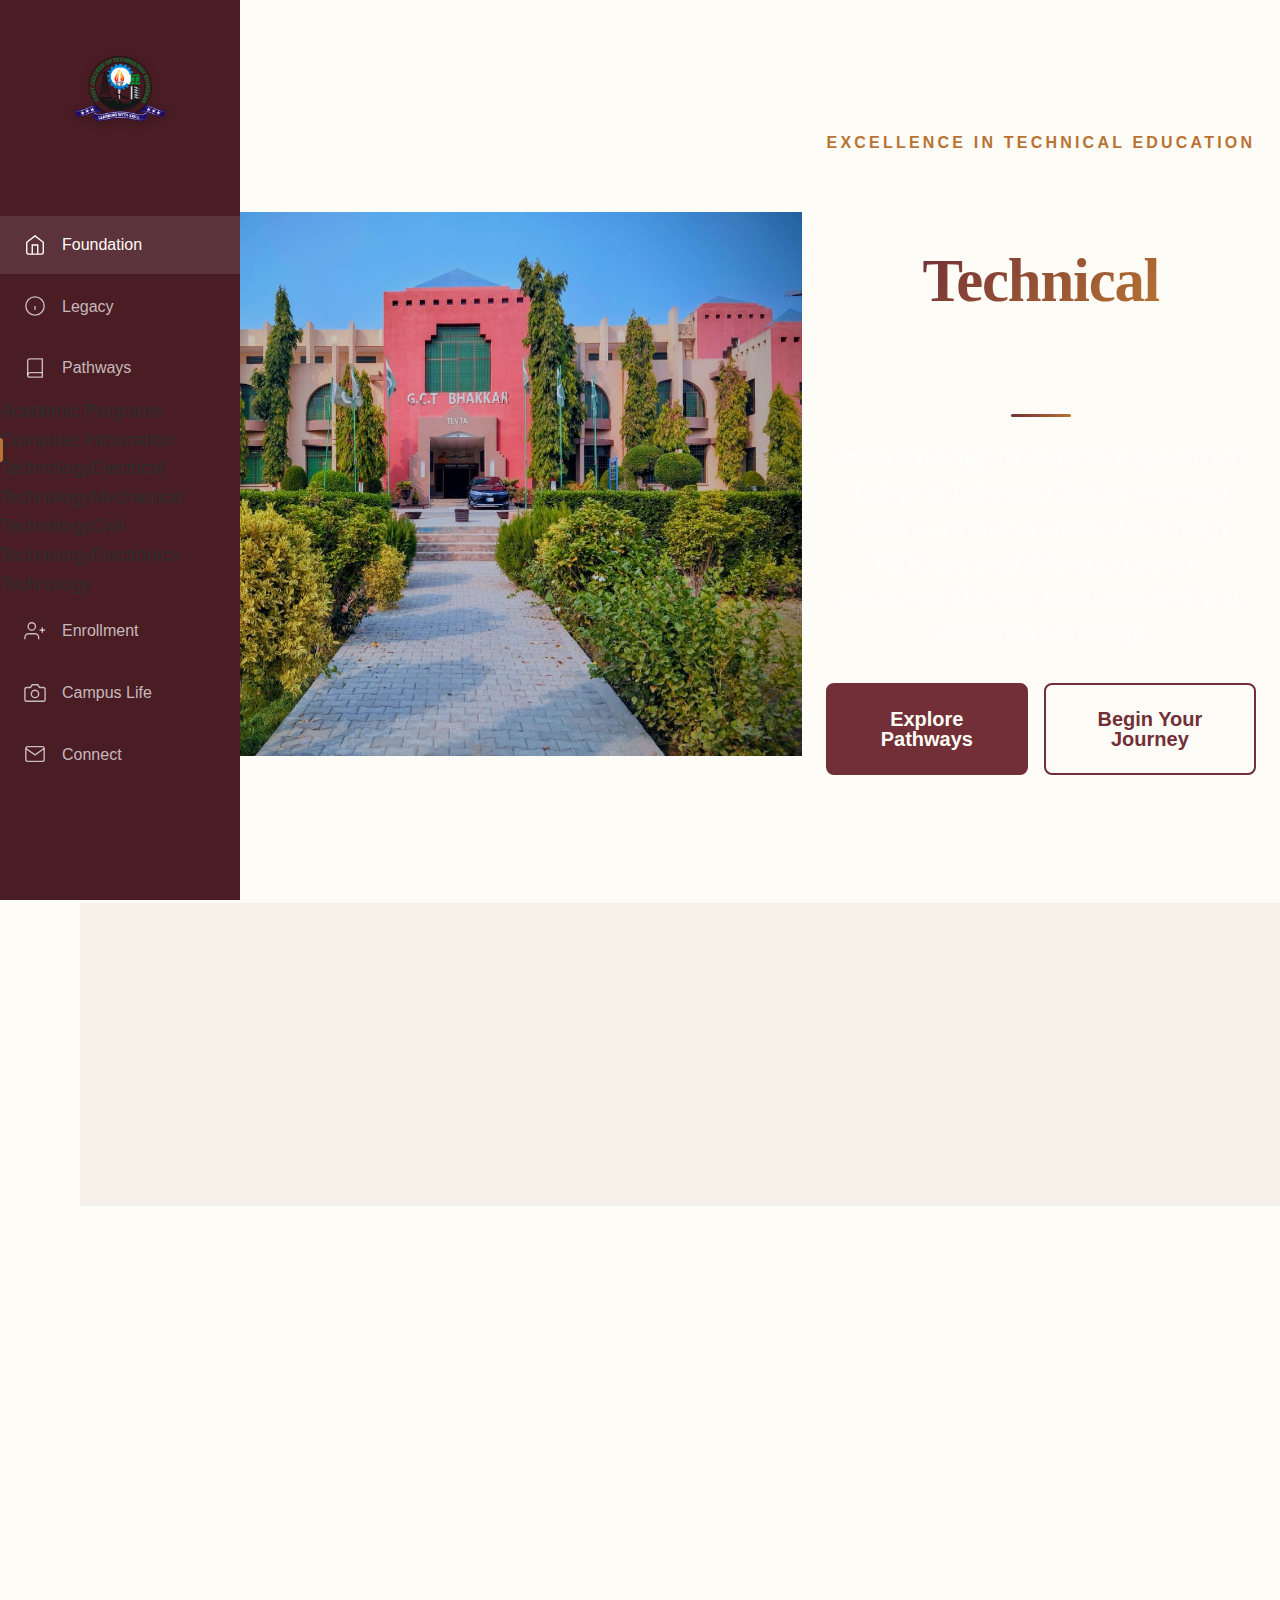
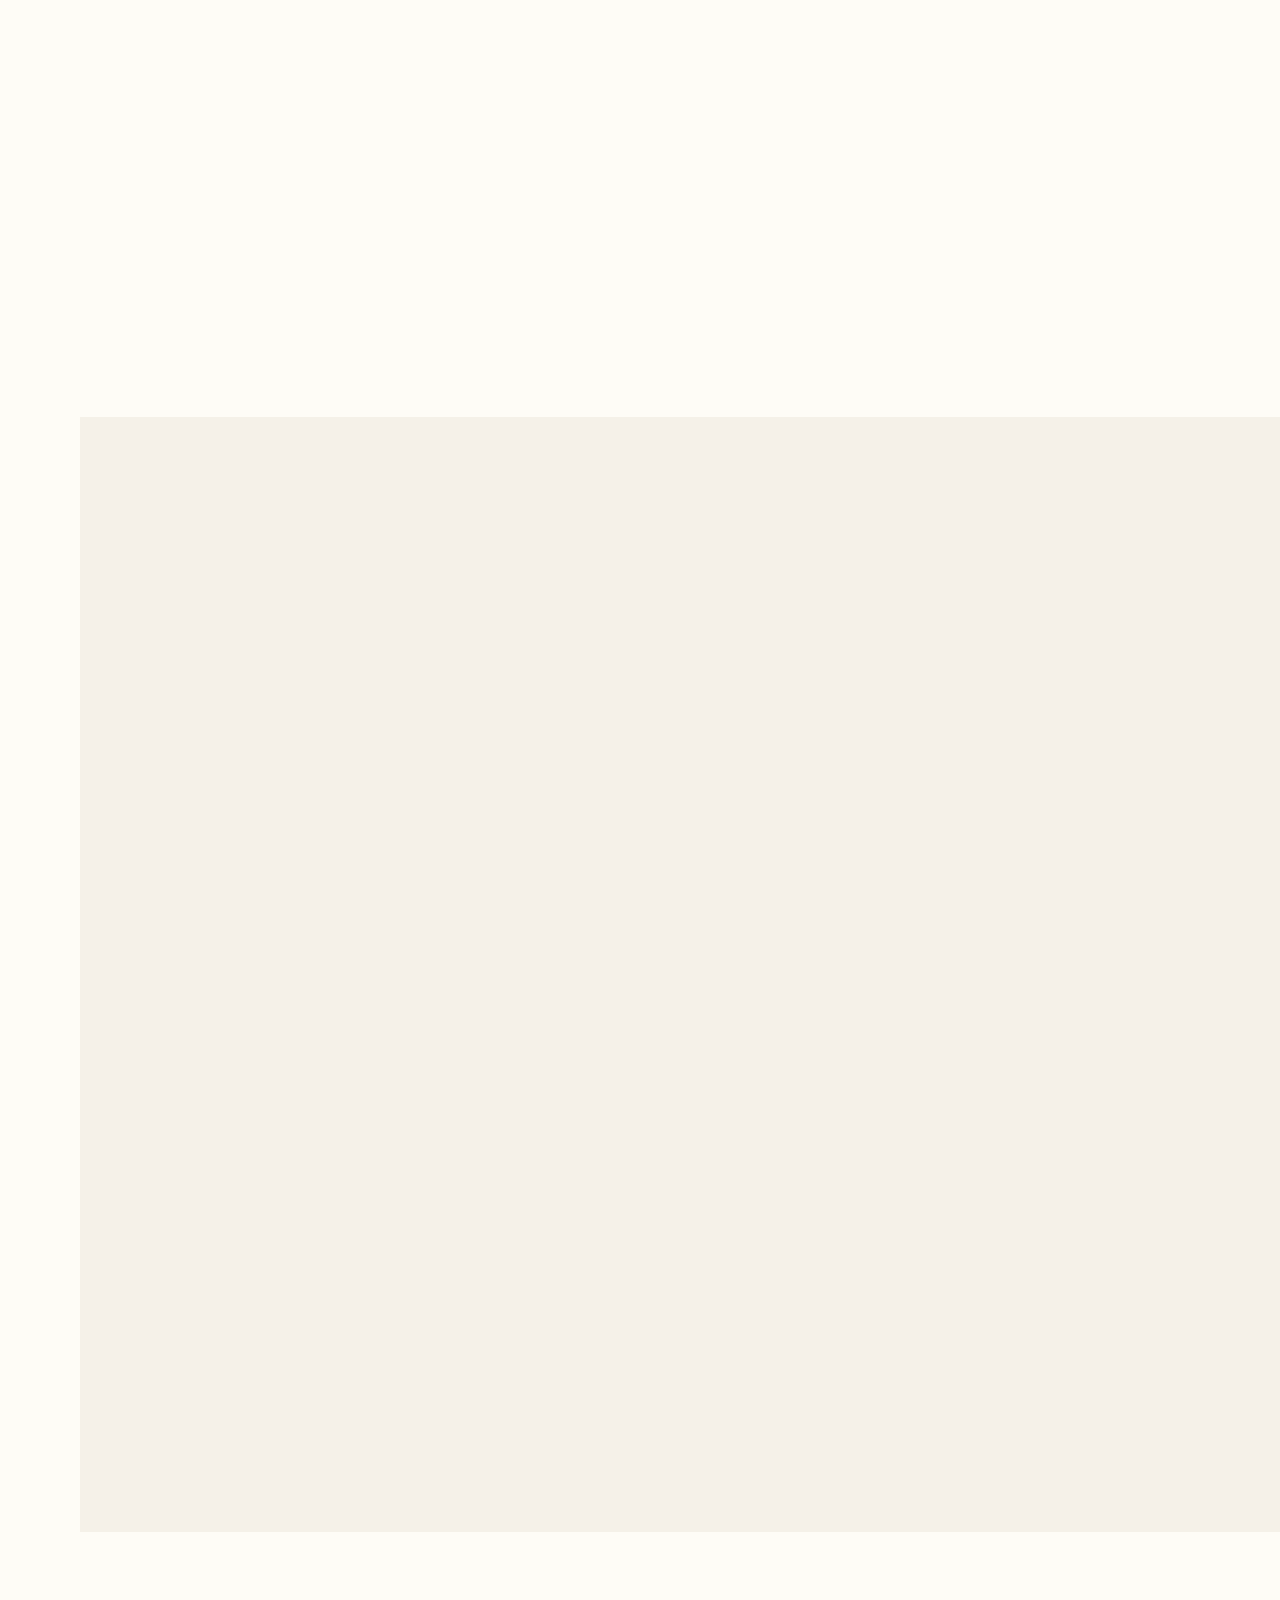
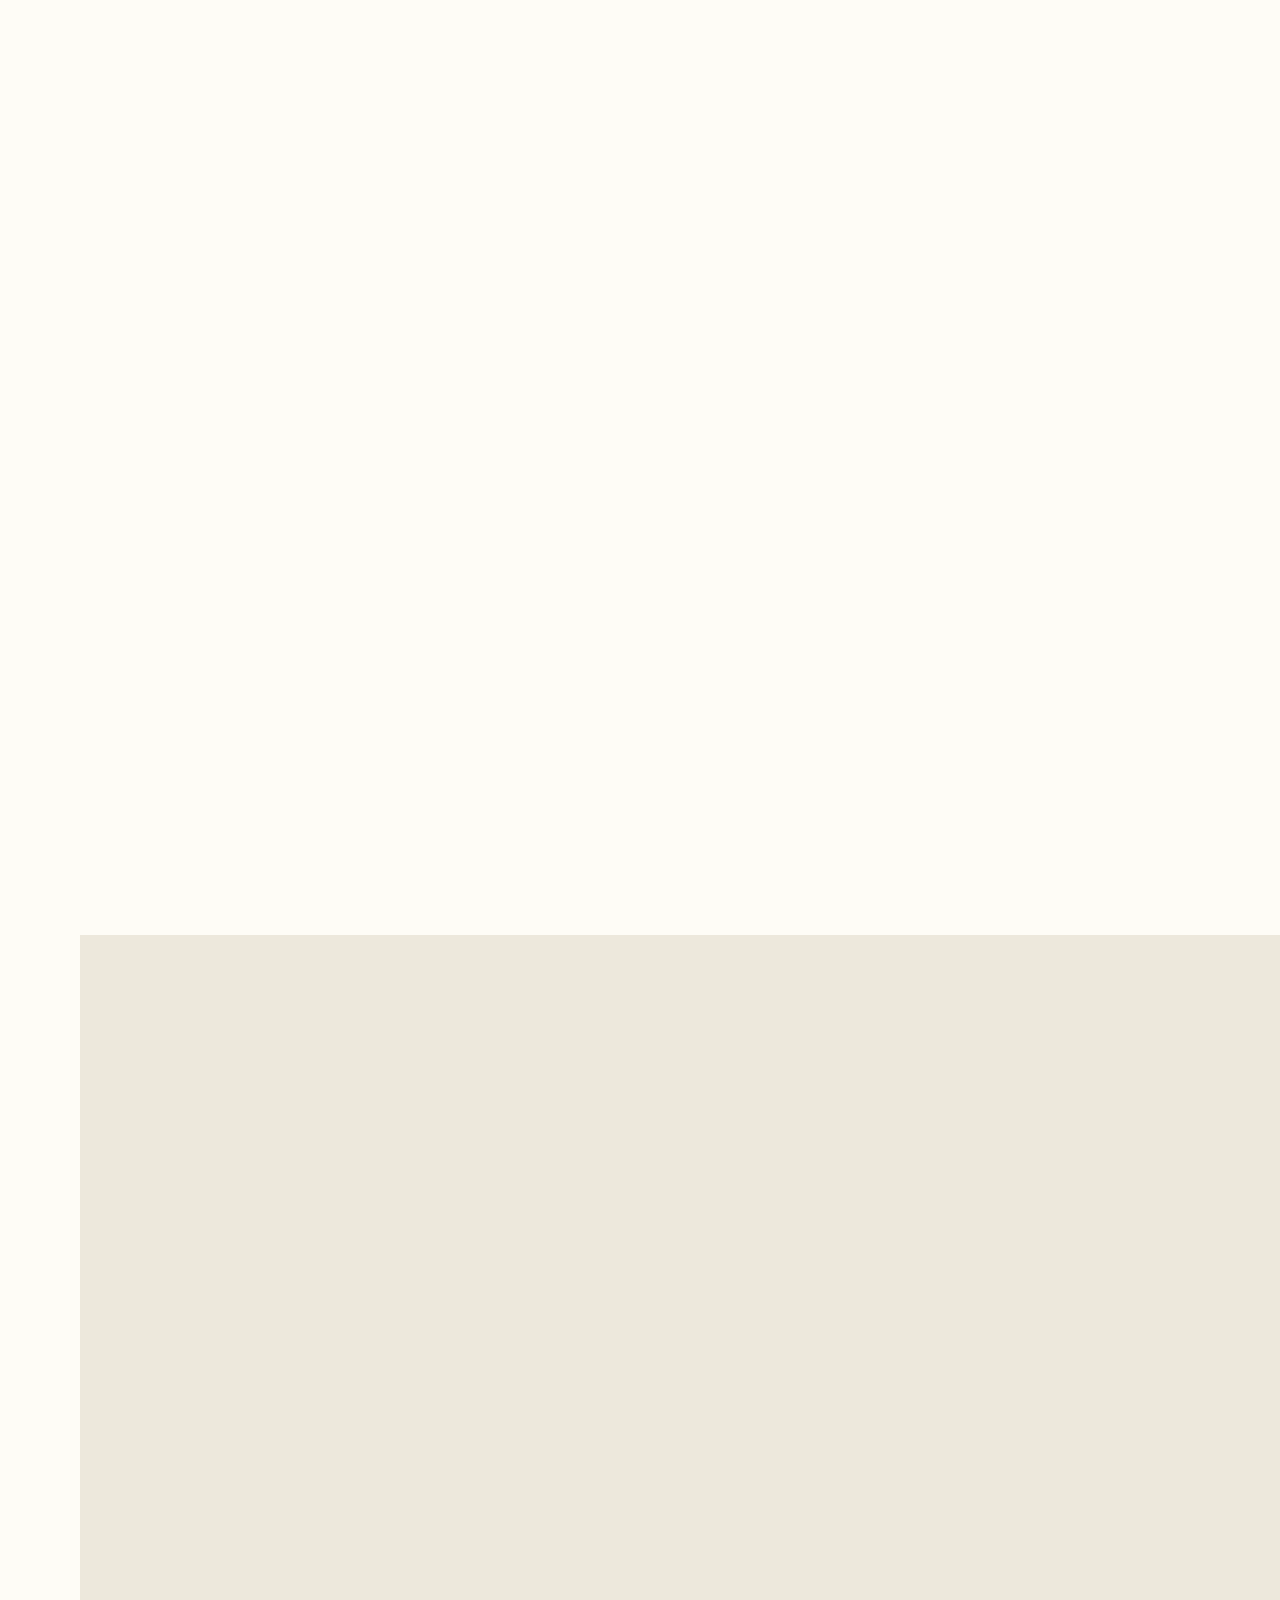
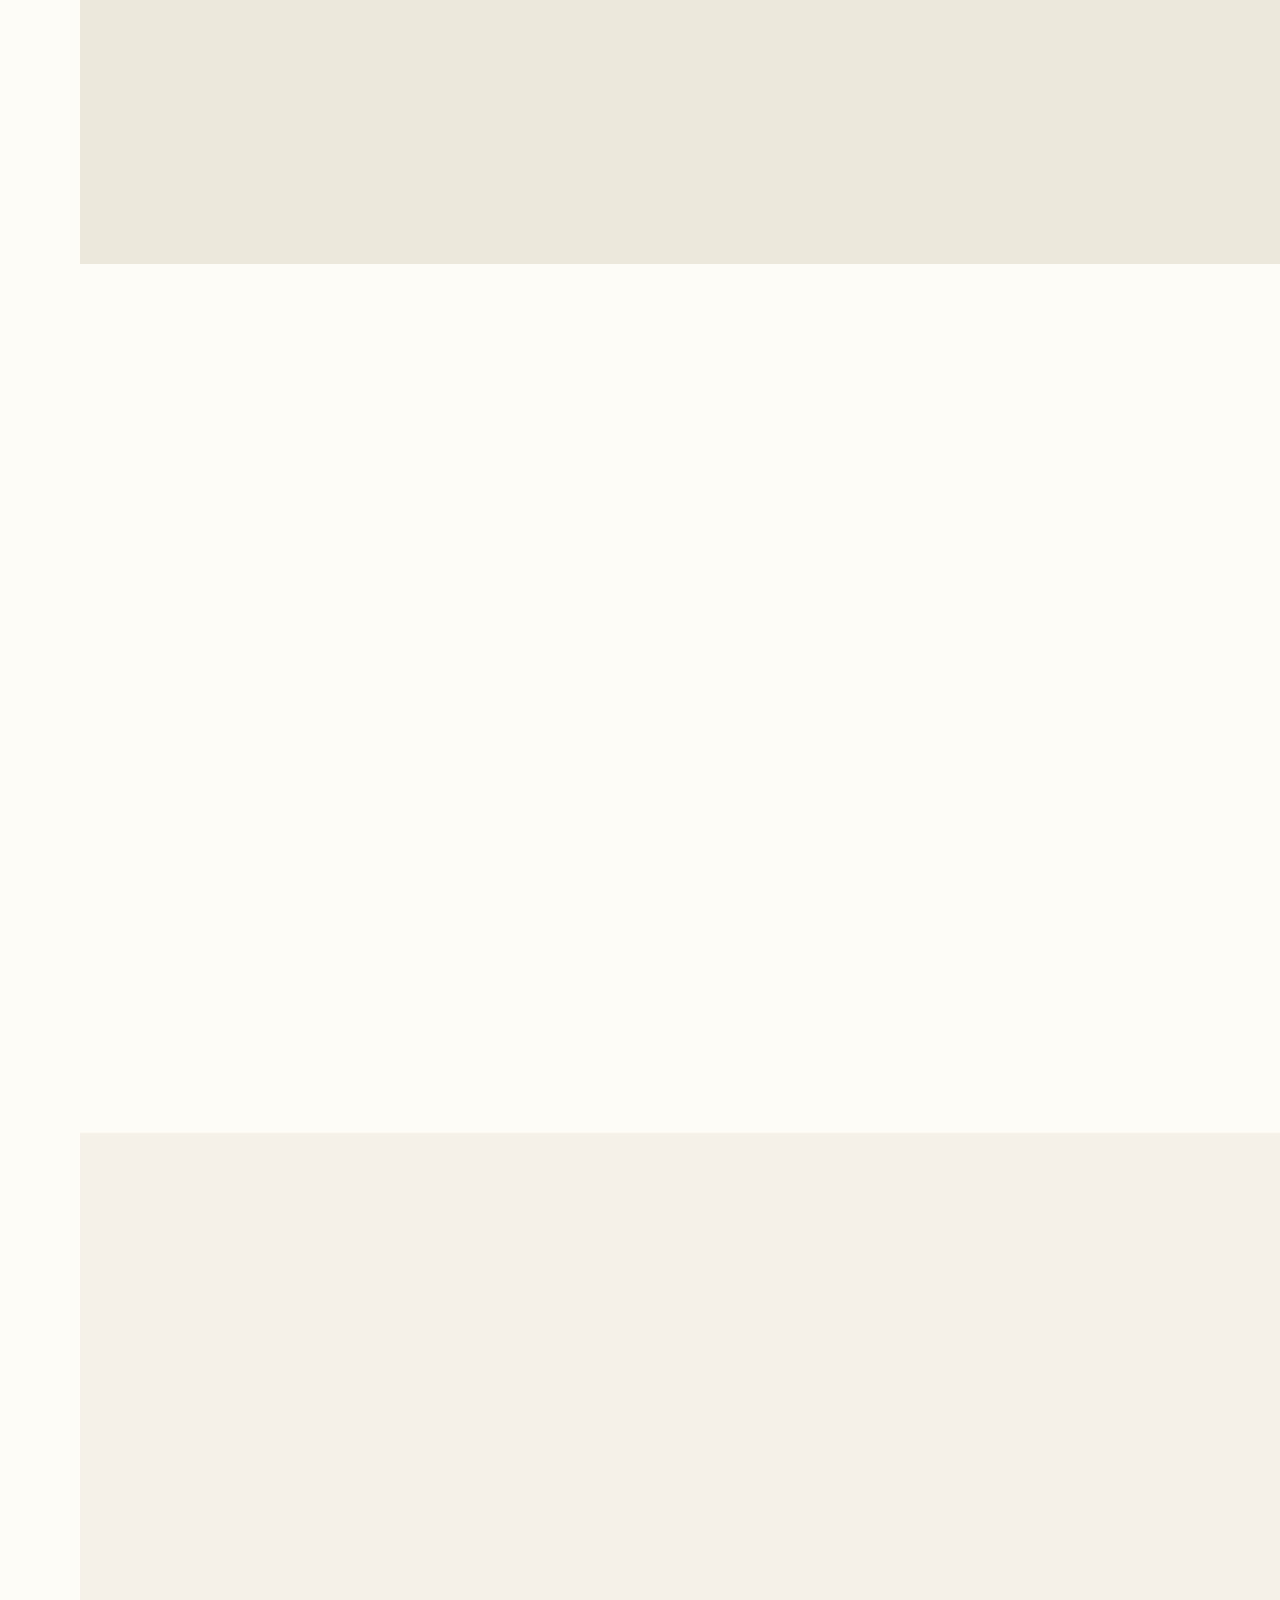
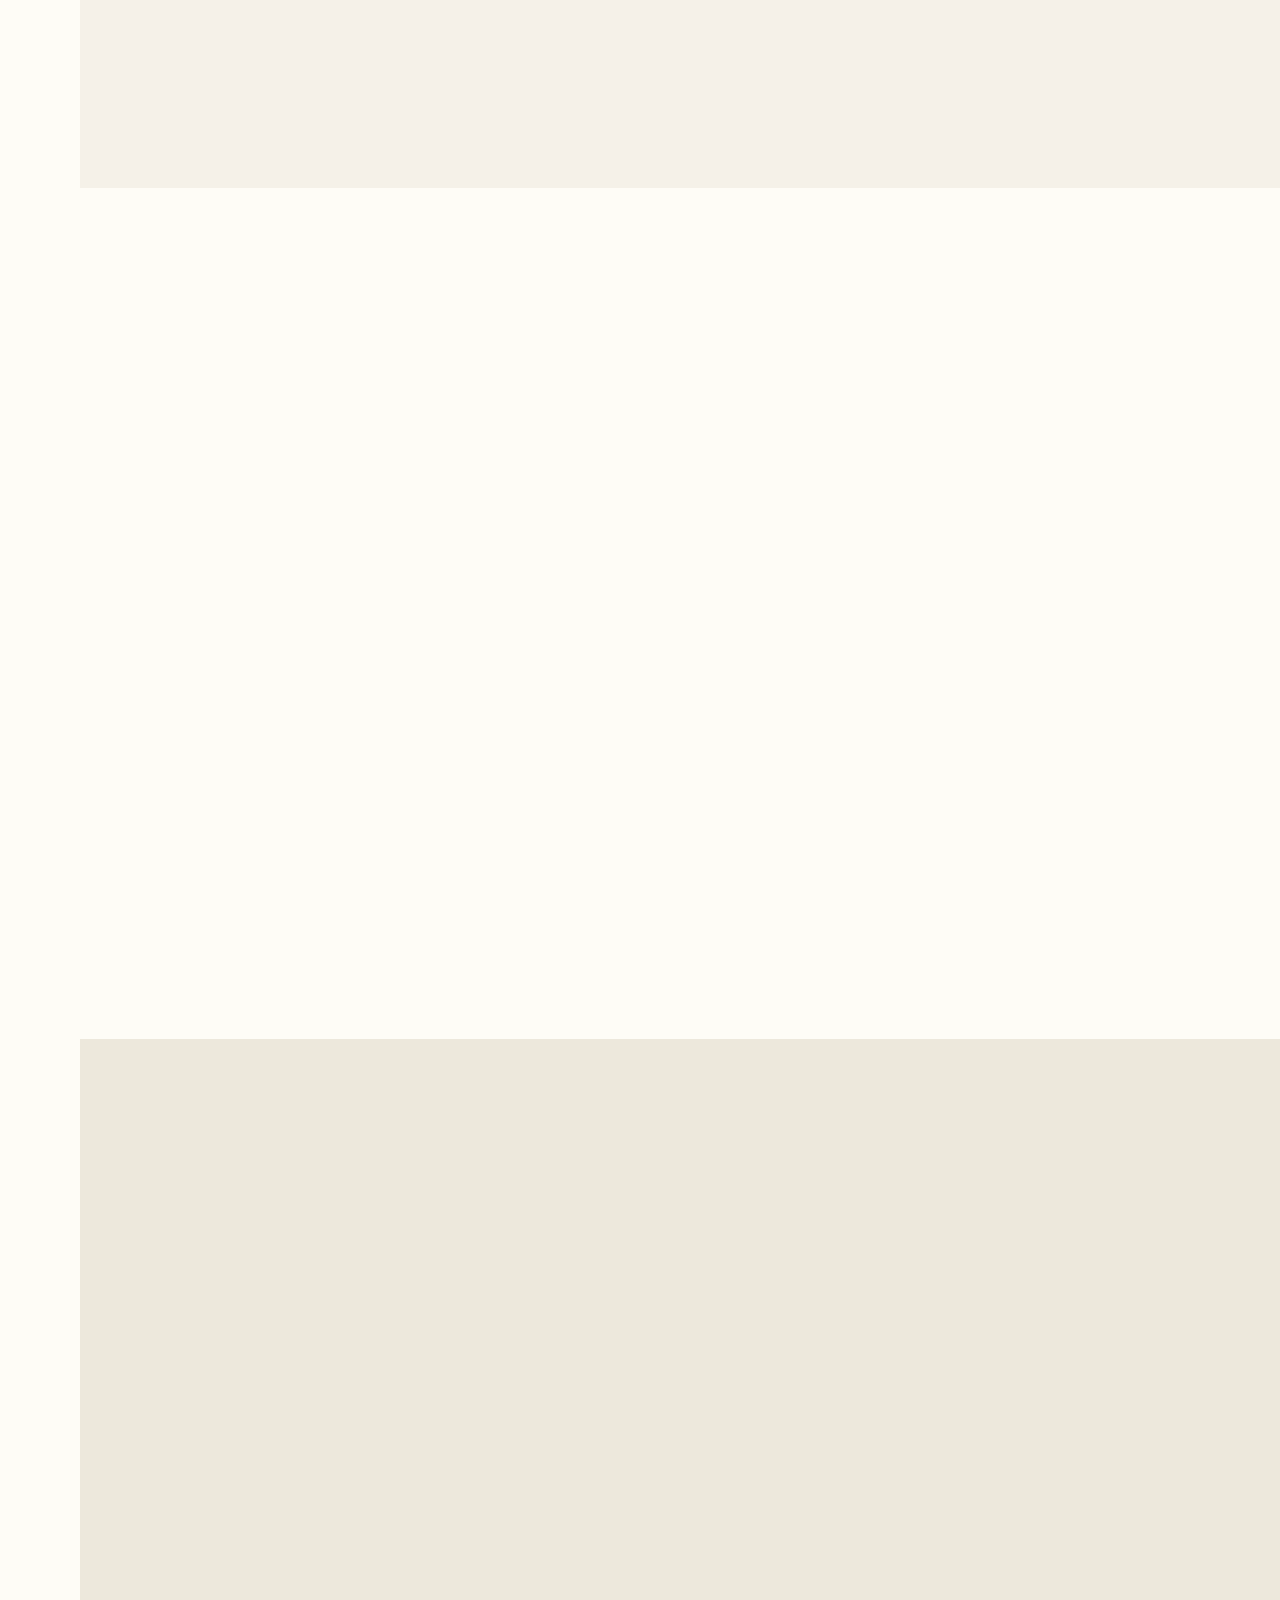
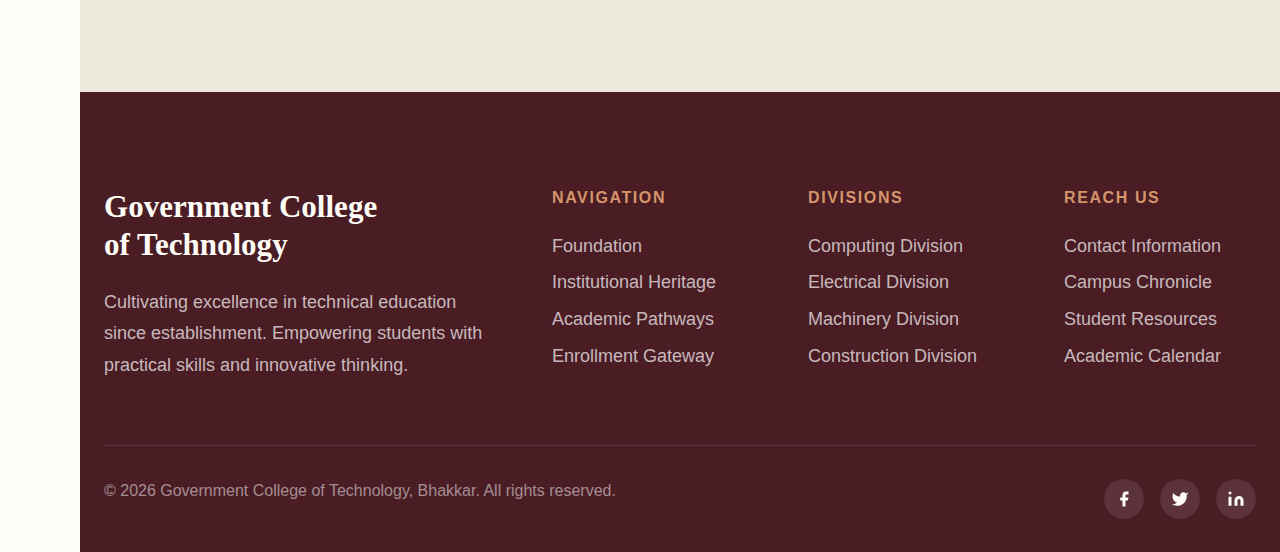
<file: index.html>
<!DOCTYPE html>
<html lang="en">

<head>
    <meta charset="UTF-8">
    <meta name="viewport" content="width=device-width, initial-scale=1.0">
    <meta name="description"
        content="Government College of Technology, Bhakkar - Cultivating skilled professionals through excellence in technical education and practical training.">
    <meta name="keywords" content="GCT Bhakkar, technical education, polytechnic, DAE, diploma engineering">
    <meta name="author" content="GCT Bhakkar">

    <!-- Open Graph -->
    <meta property="og:title" content="Government College of Technology, Bhakkar">
    <meta property="og:description"
        content="Cultivating Tomorrow's Innovators through excellence in technical education.">
    <meta property="og:type" content="website">

    <link rel="icon" type="image/png" href="images/GCT-Logo.png">
    <title>Foundation | Government College of Technology, Bhakkar</title>

    <!-- Google Fonts -->
    <link rel="preconnect" href="https://fonts.googleapis.com">
    <link rel="preconnect" href="https://fonts.gstatic.com" crossorigin>
    <link
        href="https://fonts.googleapis.com/css2?family=JetBrains+Mono:wght@400;500&family=Poppins:wght@300;400;500;600;700&display=swap"
        rel="stylesheet">

    <!-- Bootstrap 5 CDN -->
    <link href="https://cdn.jsdelivr.net/npm/bootstrap@5.3.3/dist/css/bootstrap.min.css" rel="stylesheet">

    <!-- Custom Styles -->
    <link rel="stylesheet" href="styles/tokens.css">
    <link rel="stylesheet" href="styles/foundation.css">
    <link rel="stylesheet" href="styles/layout.css">
    <link rel="stylesheet" href="styles/components.css">
    <link rel="stylesheet" href="styles/animations.css">
    <link rel="stylesheet" href="styles/hero.css">
    <link rel="stylesheet" href="styles/bootstrap-override.css">
</head>

<body>
    <!-- Skip Link -->
    <a href="#main-content" class="skip-link">Skip to main content</a>

    <!-- Page Loader -->
    <div class="page-loader">
        <div class="loader-spinner"></div>
    </div>

    <!-- Navigation inserted by JS -->

    <div class="page-wrapper">
        <main class="main-content" id="main-content">

            <!-- Hero Section -->
            <section class="section section--hero section--hero-main">
                <!-- Bootstrap Carousel Background -->
                <div id="heroCarousel" class="carousel slide carousel-fade hero-carousel" data-bs-ride="carousel"
                    data-bs-interval="5000">
                    <div class="carousel-inner">
                        <div class="carousel-item active">
                            <img src="/images/GCT-Front-View.jpeg" alt="GCT Campus" class="hero-carousel__image">
                        </div>
                        <div class="carousel-item">
                            <img src="/images/GCT-back-view.jpeg" alt="GCT Back view" class="hero-carousel__image">
                        </div>
                        <div class="carousel-item">
                            <img src="/images/GCT-wide-angle-view.jpeg" alt="GCT Wide view"
                                class="hero-carousel__image">
                        </div>
                    </div>
                </div>

                <!-- Hero Content Overlay -->
                <div class="hero-content-overlay">
                    <div class="container">
                        <div class="section-header section-header--center section-header--hero">
                            <span class="section-eyebrow" data-reveal="fade-up">Excellence in Technical
                                Education</span>
                            <h1 data-reveal="fade-up" data-delay="100">
                                Shape Your<br>
                                <span class="text-gradient">Technical</span><br>
                                Future
                            </h1>
                            <div class="divider" data-reveal="fade-up" data-delay="200"></div>
                            <p class="hero-description" data-reveal="fade-up" data-delay="300">
                                Where knowledge meets practice. Government College of Technology Bhakkar
                                empowers students with industry-ready skills through PBTE-approved diploma
                                programs in Computing, Electrical, Mechanical, Civil, and Electronics Technology.
                            </p>
                            <div class="hero-actions flex gap-md" data-reveal="fade-up" data-delay="400">
                                <a href="pathways.html" class="btn btn--primary btn--lg">Explore Pathways</a>
                                <a href="enrollment.html" class="btn btn--secondary btn--lg">Begin Your Journey</a>
                            </div>
                        </div>
                    </div>
                </div>
            </section>

            <!-- Statistics Section -->
            <section class="section section--compact section--alt">
                <div class="container">
                    <div class="grid grid--4">
                        <div class="stat-box" data-reveal="fade-up">
                            <div class="stat-box__number" data-counter data-target="2000" data-suffix="+">0</div>
                            <div class="stat-box__label">Enrolled Students</div>
                        </div>
                        <div class="stat-box" data-reveal="fade-up" data-delay="100">
                            <div class="stat-box__number" data-counter data-target="8" data-suffix="+">0</div>
                            <div class="stat-box__label">PBTE Positions 2024</div>
                        </div>
                        <div class="stat-box" data-reveal="fade-up" data-delay="200">
                            <div class="stat-box__number" data-counter data-target="10" data-suffix="+">0</div>
                            <div class="stat-box__label">Technical Programs</div>
                        </div>
                        <div class="stat-box" data-reveal="fade-up" data-delay="300">
                            <div class="stat-box__number">Best</div>
                            <div class="stat-box__label">Hands-on Practical</div>
                        </div>
                    </div>
                </div>
            </section>

            <!-- About Preview Section -->
            <section class="section">
                <div class="container">
                    <div class="grid grid--editorial-reverse">
                        <div class="about-visual" data-reveal="fade-right">
                            <div class="about-image-grid">
                                <div class="image-placeholder image-placeholder--1x1">
                                    <img src="/images/GCT-Front-View.jpeg" alt="GCT Campus Building">
                                    <span class="image-placeholder__label">Campus View</span>
                                </div>
                                <div class="image-placeholder image-placeholder--1x1">
                                    <img src="/images/student-Community.jpeg" alt="Students Community">
                                    <span class="image-placeholder__label">Lab Activity</span>
                                </div>
                            </div>
                        </div>
                        <div class="about-content">
                            <span class="section-eyebrow" data-reveal="fade-up">Our Heritage</span>
                            <h2 data-reveal="fade-up" data-delay="100">Building Excellence Through Technical Mastery
                            </h2>
                            <div class="divider" data-reveal="fade-up" data-delay="200"></div>
                            <p data-reveal="fade-up" data-delay="300">
                                The Government College of Technology stands as a beacon of technical
                                education in the region. Our institution merges theoretical foundations
                                with hands-on experience, preparing graduates who excel in their chosen fields.
                            </p>
                            <p data-reveal="fade-up" data-delay="400">
                                With state-of-the-art laboratories, experienced faculty, and industry
                                partnerships, we ensure our students receive education that matters in
                                the real world.
                            </p>
                            <a href="legacy.html" class="btn btn--secondary mt-lg" data-reveal="fade-up"
                                data-delay="500">
                                Discover Our Story
                            </a>
                        </div>
                    </div>
                </div>
            </section>

            <!-- Principal's Message -->
            <section class="section section--alt">
                <div class="container">
                    <div class="grid grid--editorial">
                        <div class="principal-content">
                            <span class="section-eyebrow" data-reveal="fade-up">Leadership</span>
                            <h2 data-reveal="fade-up" data-delay="100">Principal's Message</h2>
                            <div class="divider" data-reveal="fade-up" data-delay="200"></div>
                            <blockquote class="principal-quote" data-reveal="fade-up" data-delay="300">
                                "Welcome to a place where passion meets purpose, and education goes beyond the
                                classroom. At Government College of Technology, we are driven by a singular mission: to
                                ignite a spirit of innovation, cultivate skills that stand the test of time, and shape
                                leaders who make a difference. I believe that honesty, dedication, and hard work are the
                                keys to success. As you journey through your time here, I encourage you to uphold these
                                values, stay committed to your goals, and always give your best effort. Together, we can
                                achieve great things and build a bright future."
                            </blockquote>
                            <div class="principal-info" data-reveal="fade-up" data-delay="400">
                                <strong>Prof. Javed Ali Bhidwal</strong>
                                <span>Principal, GCT Bhakkar</span>
                            </div>
                        </div>
                        <div class="principal-visual" data-reveal="fade-left">
                            <div class="image-placeholder image-placeholder--1x1 principal-image-placeholder">
                                <img src="/images/principal-picture.jpg" alt="Prof. Javed Ali Bhidwal - Principal">
                            </div>
                        </div>
                    </div>
                </div>
            </section>

            <!-- Campus Life Gallery -->
            <section class="section">
                <div class="container">
                    <div class="section-header">
                        <span class="section-eyebrow" data-reveal="fade-up">Experience</span>
                        <h2 class="section-title" data-reveal="fade-up" data-delay="100">Campus Life at GCT</h2>
                        <p class="section-subtitle" data-reveal="fade-up" data-delay="200">
                            A vibrant community where learning meets life
                        </p>
                    </div>

                    <div class="grid grid--3">
                        <div class="campus-card" data-reveal="fade-up">
                            <div class="campus-card__icon">
                                <svg viewBox="0 0 24 24" width="48" height="48" stroke="var(--color-burgundy)"
                                    stroke-width="1.5" fill="none">
                                    <rect x="2" y="3" width="20" height="14" rx="2" ry="2" />
                                    <line x1="8" y1="21" x2="16" y2="21" />
                                    <line x1="12" y1="17" x2="12" y2="21" />
                                </svg>
                            </div>
                            <h4>Modern Classrooms</h4>
                            <p>Equipped with multimedia and modern teaching aids for enhanced learning.</p>
                        </div>
                        <div class="campus-card" data-reveal="fade-up" data-delay="100">
                            <div class="campus-card__icon">
                                <svg viewBox="0 0 24 24" width="48" height="48" stroke="var(--color-burgundy)"
                                    stroke-width="1.5" fill="none">
                                    <circle cx="12" cy="12" r="10" />
                                    <path d="M12 6v6l4 2" />
                                </svg>
                            </div>
                            <h4>Sports & Activities</h4>
                            <p>Cricket ground, volleyball court, and indoor games for holistic development.</p>
                        </div>
                        <div class="campus-card" data-reveal="fade-up" data-delay="200">
                            <div class="campus-card__icon">
                                <svg viewBox="0 0 24 24" width="48" height="48" stroke="var(--color-burgundy)"
                                    stroke-width="1.5" fill="none">
                                    <path d="M3 21h18" />
                                    <path d="M5 21V7l8-4v18" />
                                    <path d="M19 21V11l-6-4" />
                                </svg>
                            </div>
                            <h4>Masjid at GCT</h4>
                            <p>A peaceful place for prayer, reflection, and spiritual unity.</p>
                        </div>
                        <div class="campus-card" data-reveal="fade-up" data-delay="300">
                            <div class="campus-card__icon">
                                <svg viewBox="0 0 24 24" width="48" height="48" stroke="var(--color-burgundy)"
                                    stroke-width="1.5" fill="none">
                                    <path d="M4 19.5A2.5 2.5 0 0 1 6.5 17H20" />
                                    <path d="M6.5 2H20v20H6.5A2.5 2.5 0 0 1 4 19.5v-15A2.5 2.5 0 0 1 6.5 2z" />
                                </svg>
                            </div>
                            <h4>Library</h4>
                            <p>Comprehensive collection of technical books and journals.</p>
                        </div>
                        <div class="campus-card" data-reveal="fade-up" data-delay="400">
                            <div class="campus-card__icon">
                                <svg viewBox="0 0 24 24" width="48" height="48" stroke="var(--color-burgundy)"
                                    stroke-width="1.5" fill="none">
                                    <circle cx="12" cy="12" r="3" />
                                    <path
                                        d="M19.4 15a1.65 1.65 0 0 0 .33 1.82l.06.06a2 2 0 0 1-2.83 2.83l-.06-.06a1.65 1.65 0 0 0-1.82-.33" />
                                </svg>
                            </div>
                            <h4>Equipped Workshops</h4>
                            <p>Modern machinery and tools for hands-on technical training.</p>
                        </div>
                        <div class="campus-card" data-reveal="fade-up" data-delay="500">
                            <div class="campus-card__icon">
                                <svg viewBox="0 0 24 24" width="48" height="48" stroke="var(--color-burgundy)"
                                    stroke-width="1.5" fill="none">
                                    <path d="M17 21v-2a4 4 0 0 0-4-4H5a4 4 0 0 0-4 4v2" />
                                    <circle cx="9" cy="7" r="4" />
                                    <path d="M23 21v-2a4 4 0 0 0-3-3.87" />
                                    <path d="M16 3.13a4 4 0 0 1 0 7.75" />
                                </svg>
                            </div>
                            <h4>Student Community</h4>
                            <p>2000+ passionate learners embracing challenges together.</p>
                        </div>
                    </div>

                    <div class="flex justify-center mt-2xl" data-reveal="fade-up">
                        <a href="chronicle.html" class="btn btn--secondary">Explore Campus</a>
                    </div>
                </div>
            </section>

            <!-- Academic Pathways Preview -->
            <section class="section section--cream">
                <div class="container">
                    <div class="section-header">
                        <span class="section-eyebrow" data-reveal="fade-up">Academic Pathways</span>
                        <h2 class="section-title" data-reveal="fade-up" data-delay="100">Forge Your Technical Future
                        </h2>
                        <p class="section-subtitle" data-reveal="fade-up" data-delay="200">
                            Five distinct divisions offering comprehensive diploma programs
                            that blend theory with practical expertise.
                        </p>
                    </div>

                    <div class="grid grid--3">
                        <!-- DAE CIT -->
                        <article class="card card--featured" data-reveal="fade-up">
                            <div class="card__body">
                                <span class="card__eyebrow">DAE Program</span>
                                <h3 class="card__title">DAE Computer Information Technology</h3>
                                <p class="card__text">
                                    Software development, networking, databases, web development,
                                    and cybersecurity fundamentals. Build tomorrow's digital solutions.
                                </p>
                                <a href="divisions/computing.html" class="btn btn--ghost mt-md">Learn More</a>
                            </div>
                        </article>

                        <!-- DAE Electrical -->
                        <article class="card card--featured" data-reveal="fade-up" data-delay="100">
                            <div class="card__body">
                                <span class="card__eyebrow">DAE Program</span>
                                <h3 class="card__title">DAE Electrical Technology</h3>
                                <p class="card__text">
                                    Power systems, electrical design, control systems, and industrial
                                    automation. Master the systems that power our world.
                                </p>
                                <a href="divisions/electrical.html" class="btn btn--ghost mt-md">Learn More</a>
                            </div>
                        </article>

                        <!-- DAE Mechanical -->
                        <article class="card card--featured" data-reveal="fade-up" data-delay="200">
                            <div class="card__body">
                                <span class="card__eyebrow">DAE Program</span>
                                <h3 class="card__title">DAE Mechanical Technology</h3>
                                <p class="card__text">
                                    CAD/CAM, CNC programming, industrial robotics, and precision
                                    engineering. Shape the machinery of the future.
                                </p>
                                <a href="divisions/machinery.html" class="btn btn--ghost mt-md">Learn More</a>
                            </div>
                        </article>
                    </div>

                    <div class="flex justify-center mt-2xl" data-reveal="fade-up">
                        <a href="pathways.html" class="btn btn--primary">View All Pathways</a>
                    </div>
                </div>
            </section>

            <!-- Why Choose Us -->
            <section class="section">
                <div class="container">
                    <div class="grid grid--editorial">
                        <div class="why-content">
                            <span class="section-eyebrow" data-reveal="fade-up">Why Choose GCT</span>
                            <h2 data-reveal="fade-up" data-delay="100">Education That Transforms Careers</h2>
                            <div class="divider" data-reveal="fade-up" data-delay="200"></div>

                            <div class="why-features mt-xl">
                                <div class="why-feature" data-reveal="fade-up" data-delay="300">
                                    <h4>Hands-On Learning</h4>
                                    <p>Modern laboratories and workshops where theory meets practice. Learn by doing
                                        with real equipment and projects.</p>
                                </div>
                                <div class="why-feature" data-reveal="fade-up" data-delay="400">
                                    <h4>Industry Connections</h4>
                                    <p>Strong partnerships with leading companies ensure relevant curriculum and
                                        placement opportunities.</p>
                                </div>
                                <div class="why-feature" data-reveal="fade-up" data-delay="500">
                                    <h4>Expert Faculty</h4>
                                    <p>Learn from experienced professionals who bring real-world insights into every
                                        lecture and lab session.</p>
                                </div>
                            </div>
                        </div>
                        <div class="why-visual" data-reveal="fade-left">
                            <div class="testimonial">
                                <p class="testimonial__quote">
                                    The practical training at GCT gave me the confidence to excel in my career.
                                    The skills I learned here are directly applicable to my daily work.
                                </p>
                                <div class="testimonial__author">
                                    <div>
                                        <div class="testimonial__name">Graduate Testimonial</div>
                                        <div class="testimonial__role">Class of Recent Graduates</div>
                                    </div>
                                </div>
                            </div>
                        </div>
                    </div>
                </div>
            </section>

            <!-- CTA Section -->
            <section class="section section--alt">
                <div class="container">
                    <div class="cta-box" data-reveal="scale">
                        <div class="section-header">
                            <span class="section-eyebrow">Begin Your Journey</span>
                            <h2 class="section-title">Ready to Shape Your Future?</h2>
                            <p class="section-subtitle">
                                Take the first step towards a rewarding technical career.
                                Explore our enrollment process and join our community of future innovators.
                            </p>
                        </div>
                        <div class="flex justify-center gap-md">
                            <a href="enrollment.html" class="btn btn--primary btn--lg">Apply Now</a>
                            <a href="connect.html" class="btn btn--secondary btn--lg">Get in Touch</a>
                        </div>
                    </div>
                </div>
            </section>

            <!-- FAQ Section -->
            <section class="section">
                <div class="container">
                    <div class="section-header">
                        <span class="section-eyebrow" data-reveal="fade-up">Questions</span>
                        <h2 class="section-title" data-reveal="fade-up" data-delay="100">Frequently Asked Questions</h2>
                    </div>

                    <div class="faq-list" data-reveal="fade-up" data-delay="200">
                        <div class="faq-item">
                            <button class="faq-question">
                                What is the eligibility for DAE admission?
                                <svg class="faq-icon" viewBox="0 0 24 24">
                                    <polyline points="6 9 12 15 18 9"></polyline>
                                </svg>
                            </button>
                            <div class="faq-answer">
                                <div class="faq-answer-content">
                                    Matric (Science) with minimum 40% marks is required for DAE admission. Students must
                                    have studied Mathematics and Science subjects in matriculation.
                                </div>
                            </div>
                        </div>
                        <div class="faq-item">
                            <button class="faq-question">
                                What is the duration of DAE programs?
                                <svg class="faq-icon" viewBox="0 0 24 24">
                                    <polyline points="6 9 12 15 18 9"></polyline>
                                </svg>
                            </button>
                            <div class="faq-answer">
                                <div class="faq-answer-content">
                                    All DAE (Diploma of Associate Engineering) programs are 3 years in duration,
                                    affiliated with Punjab Board of Technical Education (PBTE).
                                </div>
                            </div>
                        </div>
                        <div class="faq-item">
                            <button class="faq-question">
                                What is the fee structure?
                                <svg class="faq-icon" viewBox="0 0 24 24">
                                    <polyline points="6 9 12 15 18 9"></polyline>
                                </svg>
                            </button>
                            <div class="faq-answer">
                                <div class="faq-answer-content">
                                    Monthly fee is approximately Rs. 1,500-2,000 per month depending on the program.
                                    One-time admission fee is Rs. 5,000. Scholarships of up to 25% are available for
                                    merit students.
                                </div>
                            </div>
                        </div>
                        <div class="faq-item">
                            <button class="faq-question">
                                Is hostel facility available?
                                <svg class="faq-icon" viewBox="0 0 24 24">
                                    <polyline points="6 9 12 15 18 9"></polyline>
                                </svg>
                            </button>
                            <div class="faq-answer">
                                <div class="faq-answer-content">
                                    Currently, hostel facility is not available on campus. However, affordable
                                    accommodation options are available near the college in Bhakkar city.
                                </div>
                            </div>
                        </div>
                        <div class="faq-item">
                            <button class="faq-question">
                                What career opportunities are available after DAE?
                                <svg class="faq-icon" viewBox="0 0 24 24">
                                    <polyline points="6 9 12 15 18 9"></polyline>
                                </svg>
                            </button>
                            <div class="faq-answer">
                                <div class="faq-answer-content">
                                    DAE graduates can work as Sub-Engineers, Site Supervisors, Technicians in government
                                    and private sectors. They can also pursue B.Tech or continue to BSc Engineering
                                    programs for higher studies.
                                </div>
                            </div>
                        </div>
                    </div>
                </div>
            </section>

            <!-- Testimonials Carousel -->
            <section class="section section--cream">
                <div class="container">
                    <div class="section-header">
                        <span class="section-eyebrow" data-reveal="fade-up">Success Stories</span>
                        <h2 class="section-title" data-reveal="fade-up" data-delay="100">What Our Students Say</h2>
                    </div>

                    <div class="testimonial-carousel" data-reveal="fade-up" data-delay="200">
                        <div class="testimonial-track" id="testimonialTrack">
                            <div class="testimonial-slide">
                                <div class="testimonial">
                                    <p class="testimonial__quote">
                                        GCT Bhakkar transformed my career. The practical skills and industry knowledge I
                                        gained here helped me secure a position at a top engineering firm right after
                                        graduation.
                                    </p>
                                    <div class="testimonial__author">
                                        <div>
                                            <div class="testimonial__name">Muhammad Arslan</div>
                                            <div class="testimonial__role">Electrical Technology Graduate, 2023</div>
                                        </div>
                                    </div>
                                </div>
                            </div>
                            <div class="testimonial-slide">
                                <div class="testimonial">
                                    <p class="testimonial__quote">
                                        The CIT department gave me cutting-edge programming skills. I'm now working as a
                                        software developer in Lahore, all thanks to the foundation built at GCT Bhakkar.
                                    </p>
                                    <div class="testimonial__author">
                                        <div>
                                            <div class="testimonial__name">Haris Ahmed</div>
                                            <div class="testimonial__role">Computer Technology Graduate, 2022</div>
                                        </div>
                                    </div>
                                </div>
                            </div>
                            <div class="testimonial-slide">
                                <div class="testimonial">
                                    <p class="testimonial__quote">
                                        Mechanical department's hands-on training with CNC and CAD/CAM prepared me for
                                        high-demand industrial jobs. I now work at a leading manufacturing company in
                                        Karachi.
                                    </p>
                                    <div class="testimonial__author">
                                        <div>
                                            <div class="testimonial__name">Waqas Ali</div>
                                            <div class="testimonial__role">Mechanical Technology Graduate, 2021</div>
                                        </div>
                                    </div>
                                </div>
                            </div>
                        </div>
                        <div class="testimonial-dots" id="testimonialDots"></div>
                    </div>
                </div>
            </section>

            <!-- Footer Placeholder -->
            <div id="footer-placeholder"></div>

        </main>
    </div>

    <!-- Bootstrap 5 JS Bundle -->
    <script src="https://cdn.jsdelivr.net/npm/bootstrap@5.3.3/dist/js/bootstrap.bundle.min.js"></script>

    <script src="scripts/navigation.js"></script>
    <script src="scripts/reveals.js"></script>
    <script src="scripts/app.js"></script>
</body>

</html>
</file>
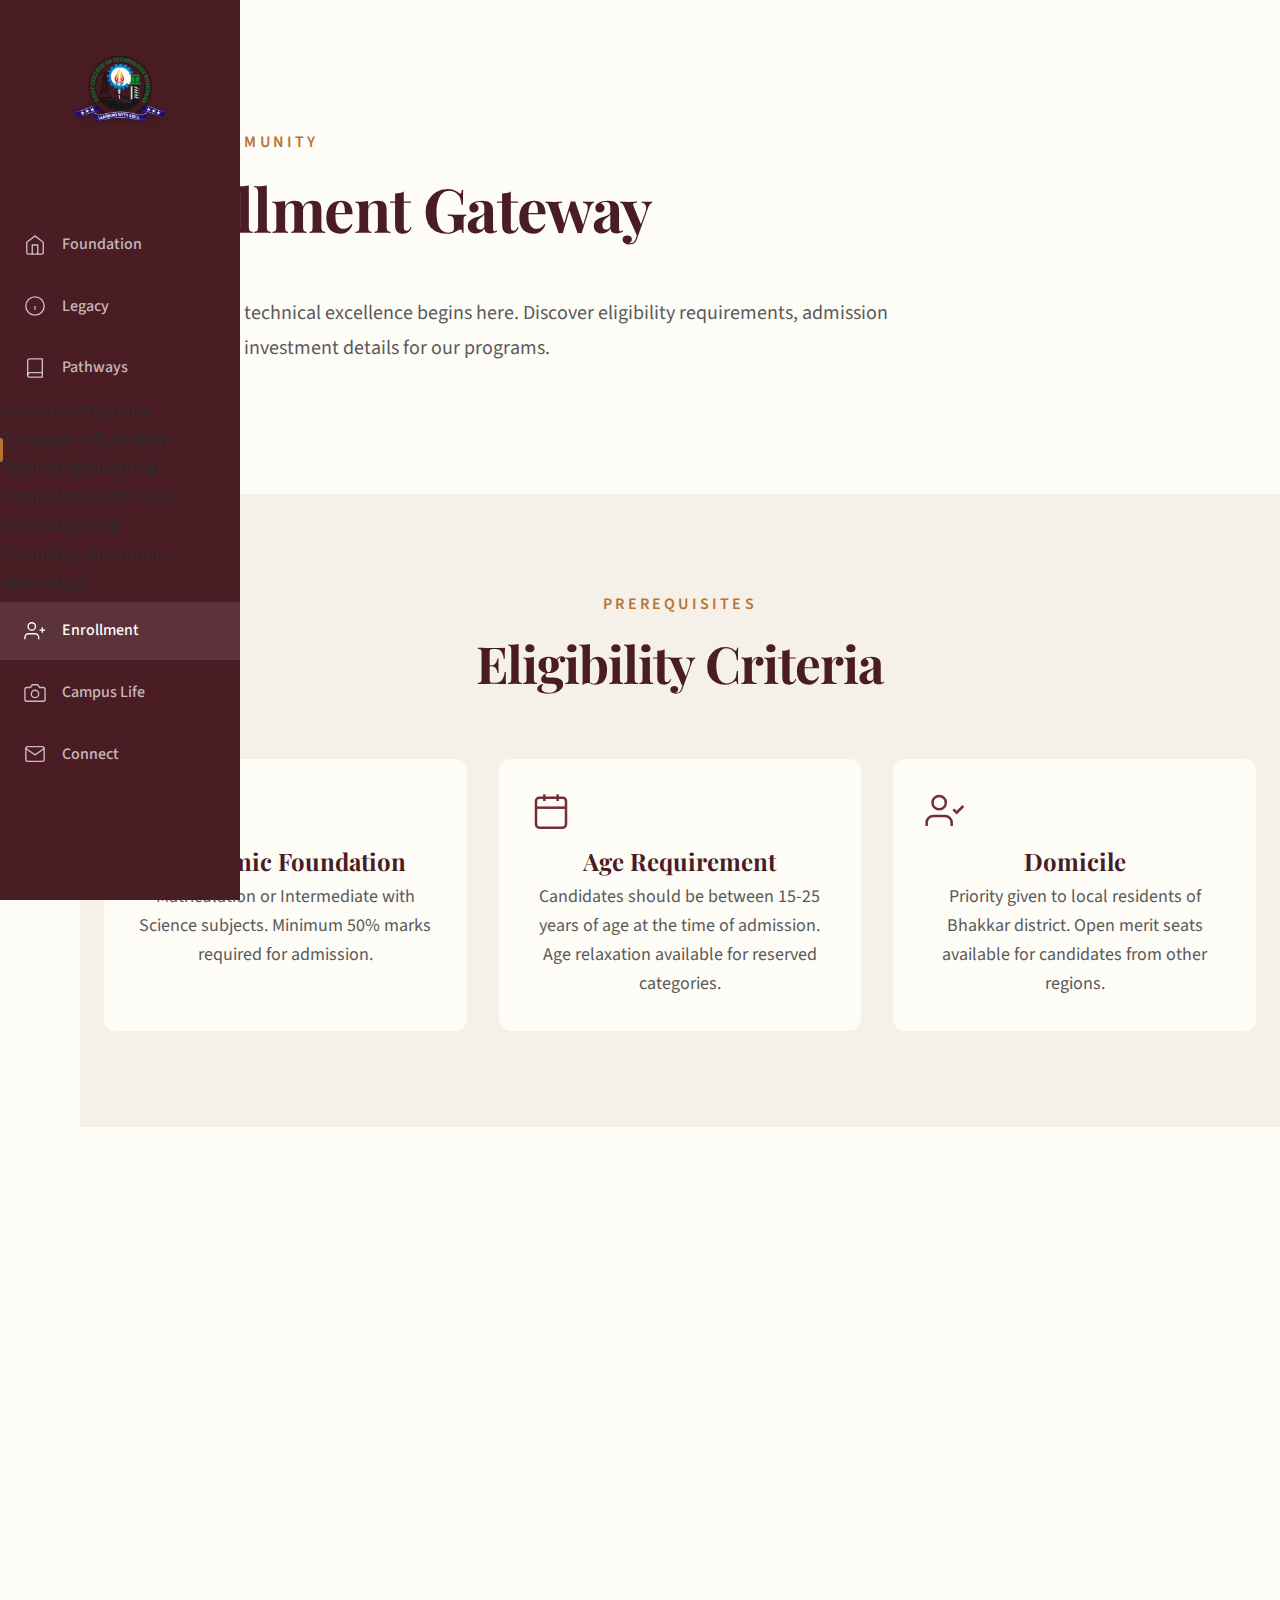
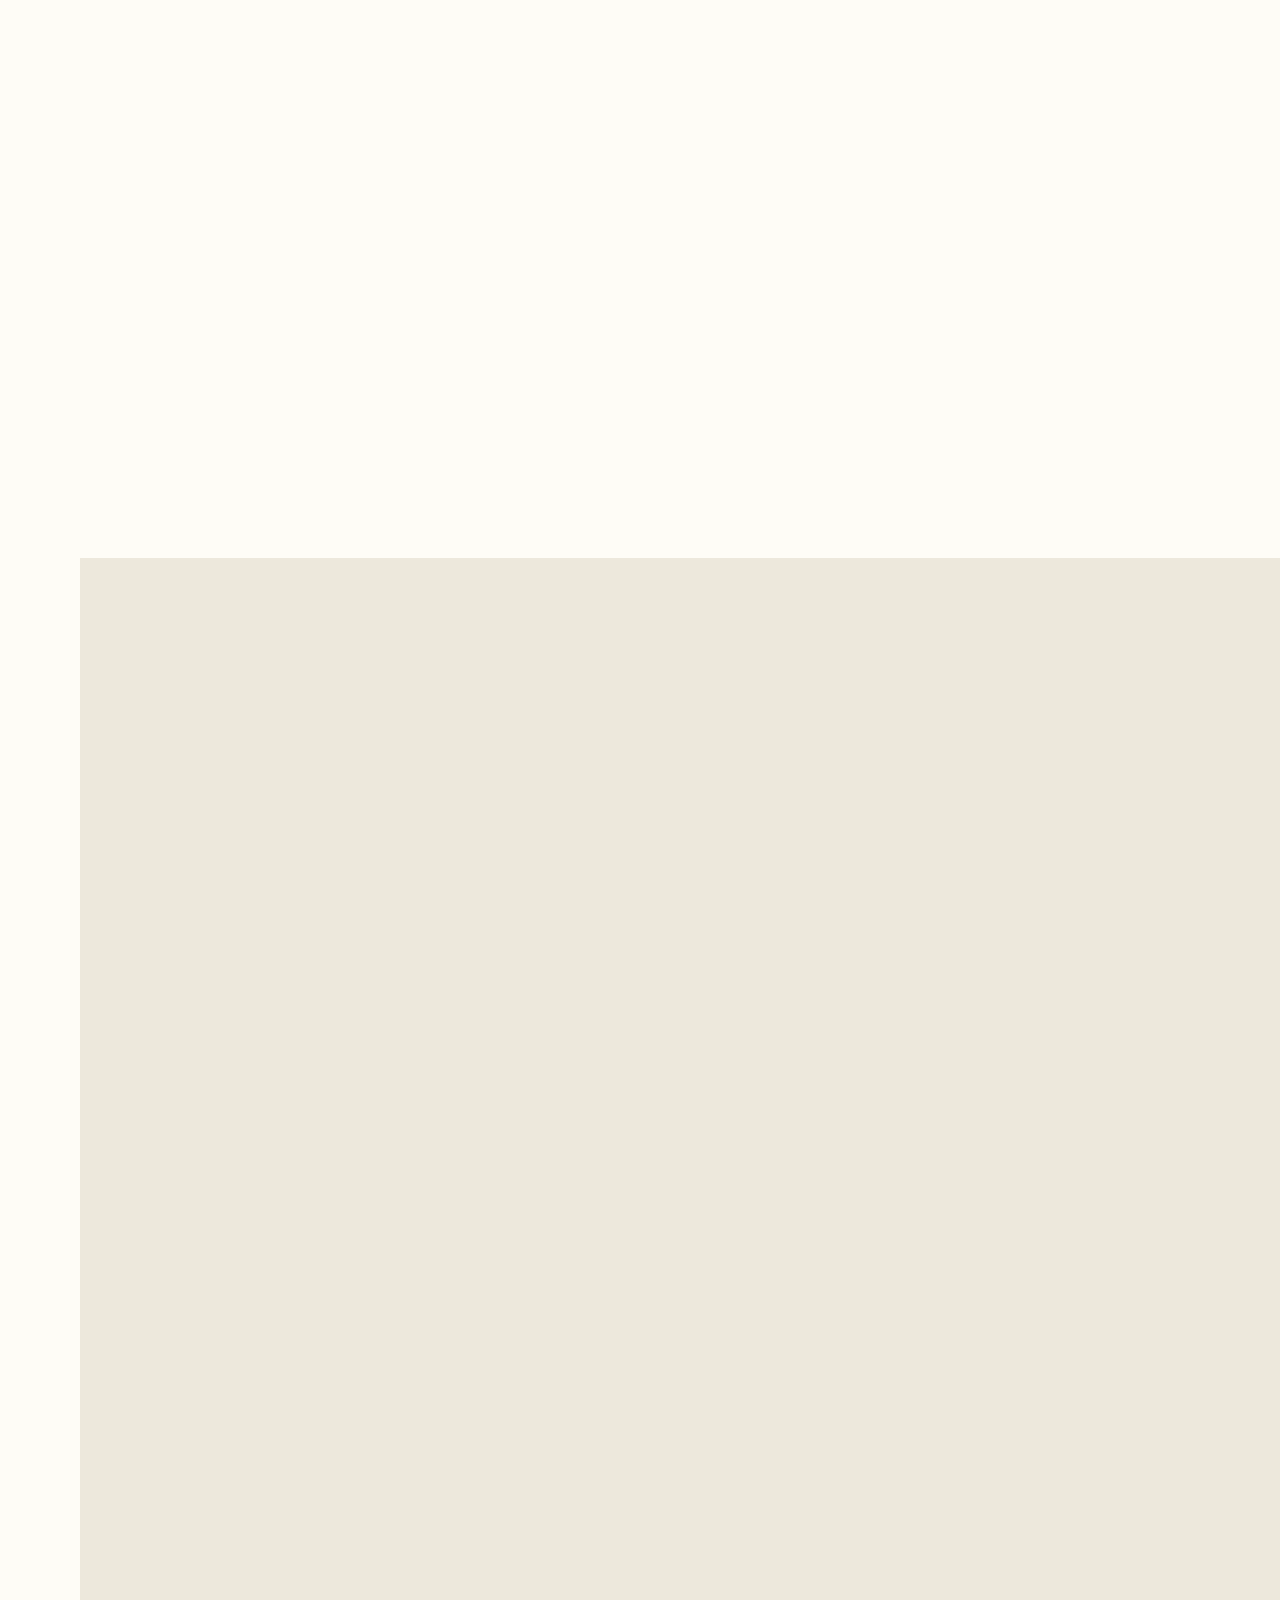
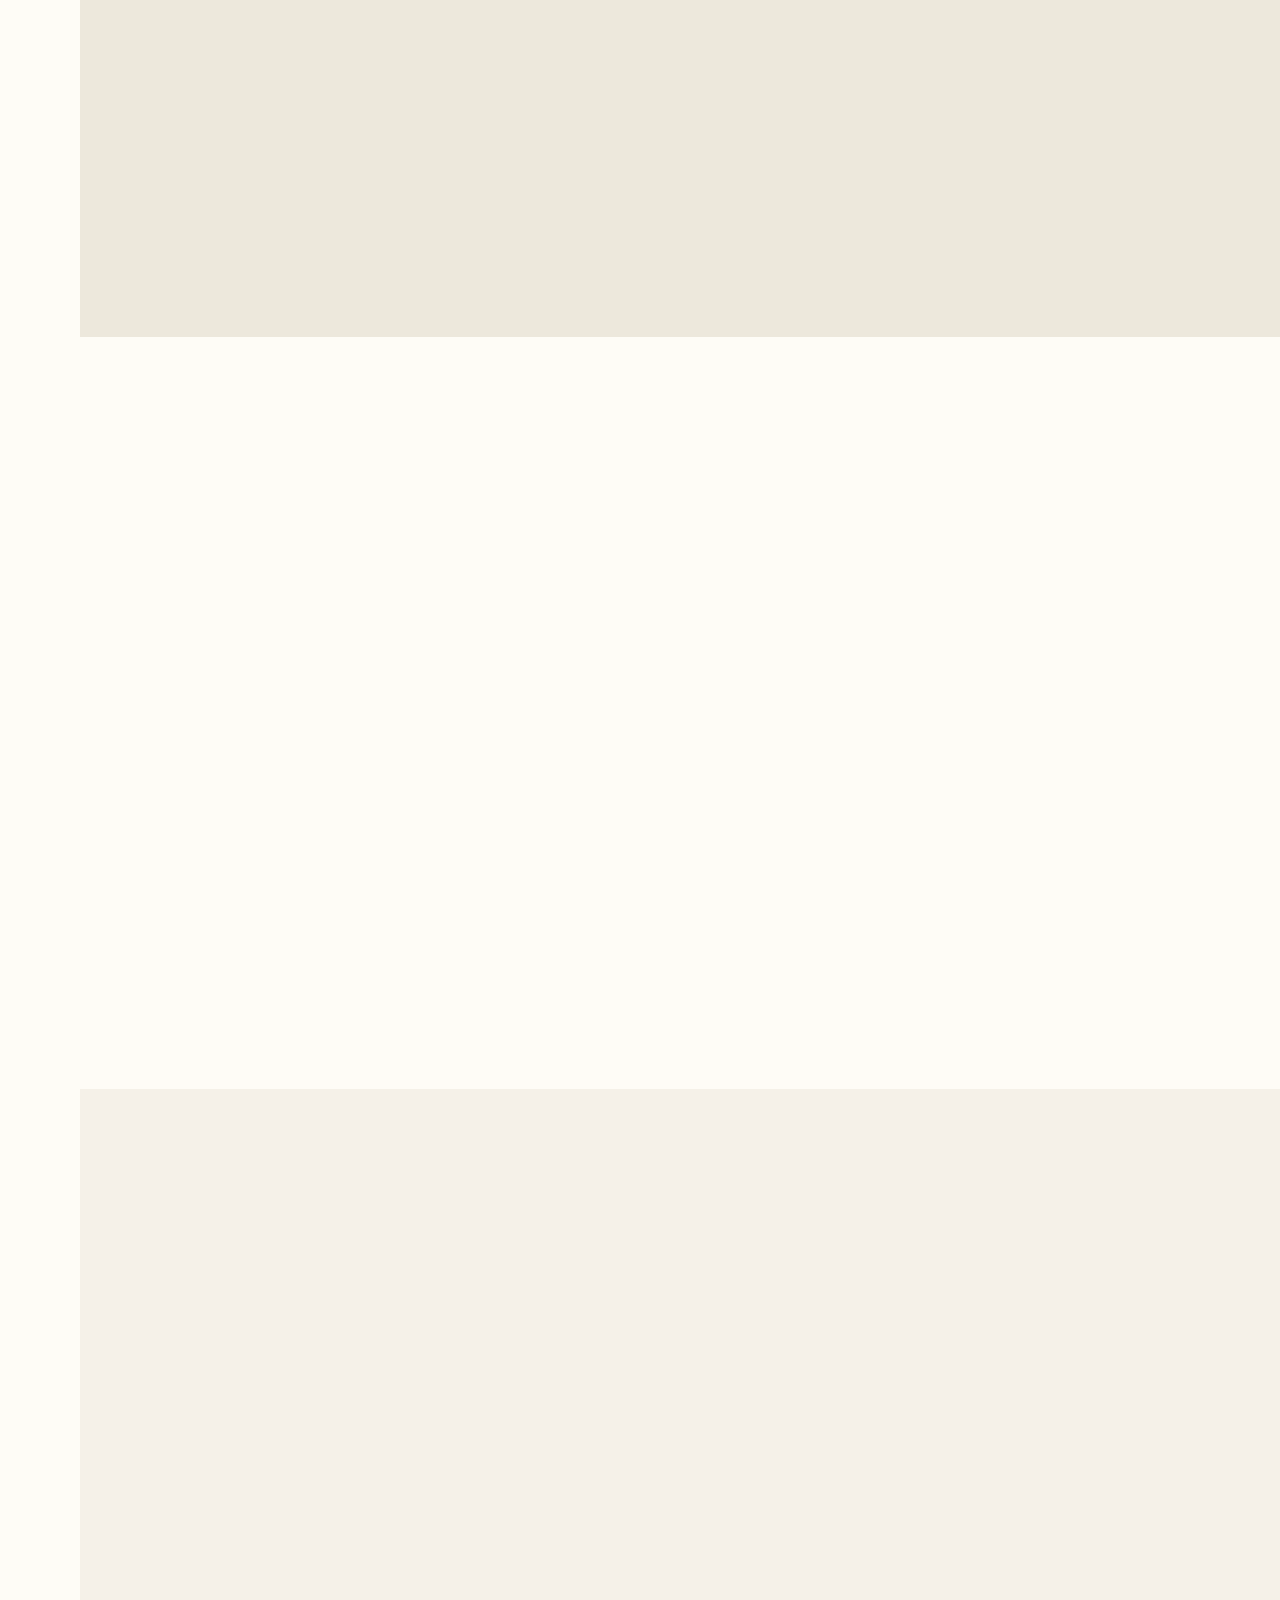
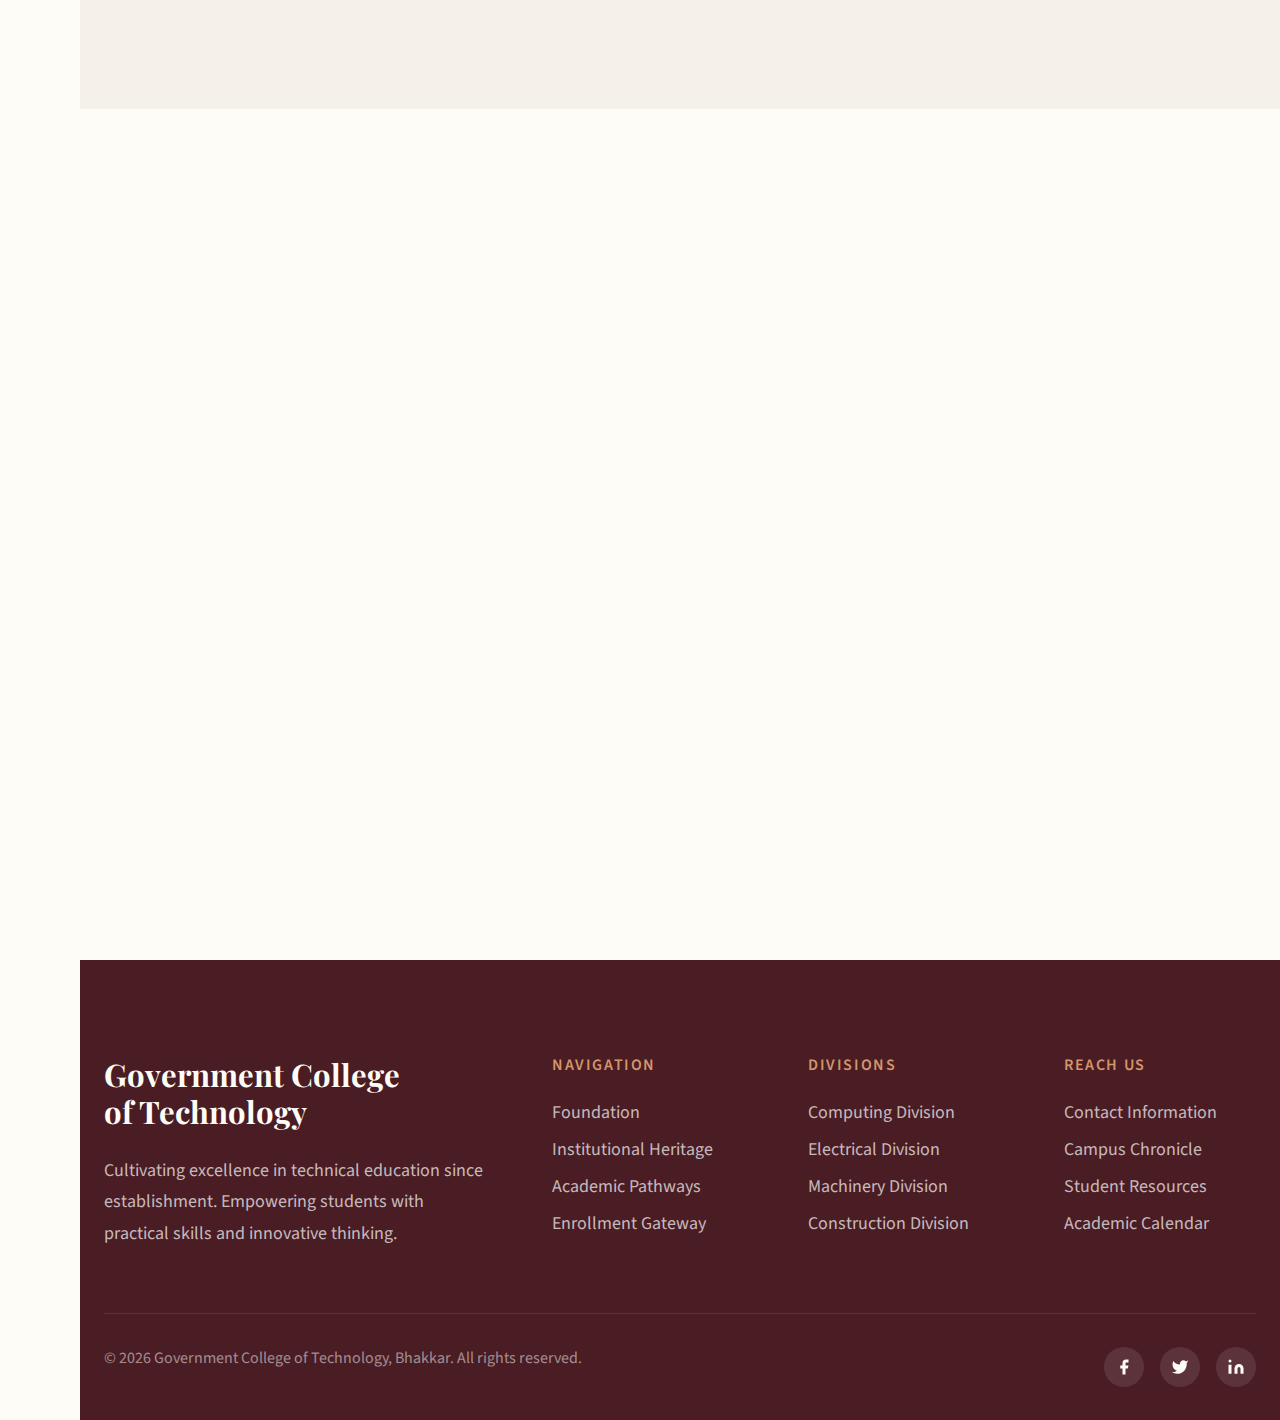
<file: enrollment.html>
<!DOCTYPE html>
<html lang="en">

<head>
    <meta charset="UTF-8">
    <meta name="viewport" content="width=device-width, initial-scale=1.0">
    <meta name="description"
        content="Enrollment information, admission requirements, and fee structure for GCT Bhakkar diploma programs.">

    <link rel="icon" type="image/png" href="images/GCT-Logo.png">
    <title>Enrollment Gateway | Government College of Technology, Bhakkar</title>

    <link rel="preconnect" href="https://fonts.googleapis.com">
    <link rel="preconnect" href="https://fonts.gstatic.com" crossorigin>
    <link
        href="https://fonts.googleapis.com/css2?family=Playfair+Display:wght@400;500;600;700&family=Source+Sans+3:wght@300;400;500;600;700&family=JetBrains+Mono:wght@400;500&display=swap"
        rel="stylesheet">

    <link rel="stylesheet" href="styles/tokens.css">
    <link rel="stylesheet" href="styles/foundation.css">
    <link rel="stylesheet" href="styles/layout.css">
    <link rel="stylesheet" href="styles/components.css">
    <link rel="stylesheet" href="styles/animations.css">
</head>

<body>
    <a href="#main-content" class="skip-link">Skip to main content</a>

    <div class="page-loader">
        <div class="loader-spinner"></div>
    </div>

    <div class="page-wrapper">
        <main class="main-content" id="main-content">

            <!-- Page Header -->
            <section class="section section--hero" style="min-height: 50vh;">
                <div class="container">
                    <div class="section-header section-header--left" style="max-width: 800px; margin-left: 0;">
                        <span class="section-eyebrow" data-reveal="fade-up">Join Our Community</span>
                        <h1 data-reveal="fade-up" data-delay="100">Enrollment Gateway</h1>
                        <div class="divider" data-reveal="fade-up" data-delay="200"></div>
                        <p class="section-subtitle" style="text-align: left;" data-reveal="fade-up" data-delay="300">
                            Your pathway to technical excellence begins here. Discover eligibility
                            requirements, admission procedures, and investment details for our programs.
                        </p>
                    </div>
                </div>
            </section>

            <!-- Eligibility Section -->
            <section class="section section--alt">
                <div class="container">
                    <div class="section-header">
                        <span class="section-eyebrow" data-reveal="fade-up">Prerequisites</span>
                        <h2 class="section-title" data-reveal="fade-up" data-delay="100">Eligibility Criteria</h2>
                    </div>

                    <div class="grid grid--3">
                        <div class="eligibility-card" data-reveal="fade-up">
                            <div class="eligibility-icon">
                                <svg viewBox="0 0 24 24" width="40" height="40" stroke="var(--color-burgundy)"
                                    stroke-width="1.5" fill="none">
                                    <path d="M22 10v6M2 10l10-5 10 5-10 5z" />
                                    <path d="M6 12v5c3 3 9 3 12 0v-5" />
                                </svg>
                            </div>
                            <h3>Academic Foundation</h3>
                            <p>Matriculation or Intermediate with Science subjects.
                                Minimum 50% marks required for admission.</p>
                        </div>
                        <div class="eligibility-card" data-reveal="fade-up" data-delay="100">
                            <div class="eligibility-icon">
                                <svg viewBox="0 0 24 24" width="40" height="40" stroke="var(--color-burgundy)"
                                    stroke-width="1.5" fill="none">
                                    <rect x="3" y="4" width="18" height="18" rx="2" ry="2" />
                                    <line x1="16" y1="2" x2="16" y2="6" />
                                    <line x1="8" y1="2" x2="8" y2="6" />
                                    <line x1="3" y1="10" x2="21" y2="10" />
                                </svg>
                            </div>
                            <h3>Age Requirement</h3>
                            <p>Candidates should be between 15-25 years of age at the time of admission. Age relaxation
                                available for reserved categories.</p>
                        </div>
                        <div class="eligibility-card" data-reveal="fade-up" data-delay="200">
                            <div class="eligibility-icon">
                                <svg viewBox="0 0 24 24" width="40" height="40" stroke="var(--color-burgundy)"
                                    stroke-width="1.5" fill="none">
                                    <path d="M16 21v-2a4 4 0 0 0-4-4H5a4 4 0 0 0-4 4v2" />
                                    <circle cx="8.5" cy="7" r="4" />
                                    <polyline points="17 11 19 13 23 9" />
                                </svg>
                            </div>
                            <h3>Domicile</h3>
                            <p>Priority given to local residents of Bhakkar district. Open merit seats available for
                                candidates from other regions.</p>
                        </div>
                    </div>
                </div>
            </section>

            <!-- Admission Process -->
            <section class="section">
                <div class="container">
                    <div class="section-header">
                        <span class="section-eyebrow" data-reveal="fade-up">Step by Step</span>
                        <h2 class="section-title" data-reveal="fade-up" data-delay="100">Admission Procedure</h2>
                    </div>

                    <div class="process-steps">
                        <div class="process-step" data-reveal="fade-up">
                            <div class="process-number">01</div>
                            <div class="process-content">
                                <h4>Obtain Application Form</h4>
                                <p>Collect the admission form from the college office or download from the official PBTE
                                    website during the announced admission period.</p>
                            </div>
                        </div>
                        <div class="process-step" data-reveal="fade-up" data-delay="100">
                            <div class="process-number">02</div>
                            <div class="process-content">
                                <h4>Document Preparation</h4>
                                <p>Gather required documents including matriculation certificate, character certificate,
                                    domicile, and passport-sized photographs.</p>
                            </div>
                        </div>
                        <div class="process-step" data-reveal="fade-up" data-delay="200">
                            <div class="process-number">03</div>
                            <div class="process-content">
                                <h4>Submit Application</h4>
                                <p>Complete the form and submit with all required documents and processing fee at the
                                    admission office before the deadline.</p>
                            </div>
                        </div>
                        <div class="process-step" data-reveal="fade-up" data-delay="300">
                            <div class="process-number">04</div>
                            <div class="process-content">
                                <h4>Merit List & Selection</h4>
                                <p>Await the merit list announcement. Selected candidates will be notified for document
                                    verification and fee submission.</p>
                            </div>
                        </div>
                    </div>
                </div>
            </section>

            <!-- Fee Structure -->
            <section class="section section--cream">
                <div class="container">
                    <div class="section-header">
                        <span class="section-eyebrow" data-reveal="fade-up">Investment Details</span>
                        <h2 class="section-title" data-reveal="fade-up" data-delay="100">Fee Structure</h2>
                        <p class="section-subtitle" data-reveal="fade-up" data-delay="200">
                            Affordable quality education with transparent fee policies.
                        </p>
                    </div>

                    <div class="fee-table-wrapper" data-reveal="fade-up" data-delay="300">
                        <table class="fee-table">
                            <thead>
                                <tr>
                                    <th>Program</th>
                                    <th>1st Year</th>
                                    <th>2nd Year</th>
                                    <th>3rd Year</th>
                                </tr>
                            </thead>
                            <tbody>
                                <tr>
                                    <td>DAE Computer Information Technology</td>
                                    <td>Rs. 31,000</td>
                                    <td>Rs. 29,000</td>
                                    <td>Rs. 27,000</td>
                                </tr>
                                <tr>
                                    <td>DAE Electronics Technology</td>
                                    <td>Rs. 22,000</td>
                                    <td>Rs. 20,000</td>
                                    <td>Rs. 18,000</td>
                                </tr>
                                <tr>
                                    <td>DAE Electrical Technology</td>
                                    <td>Rs. 22,000</td>
                                    <td>Rs. 20,000</td>
                                    <td>Rs. 18,000</td>
                                </tr>
                                <tr>
                                    <td>DAE Mechanical Technology</td>
                                    <td>Rs. 22,000</td>
                                    <td>Rs. 20,000</td>
                                    <td>Rs. 18,000</td>
                                </tr>
                                <tr>
                                    <td>DAE Civil Technology</td>
                                    <td>Rs. 22,000</td>
                                    <td>Rs. 20,000</td>
                                    <td>Rs. 18,000</td>
                                </tr>
                            </tbody>
                        </table>
                    </div>

                    <!-- Scholarships -->
                    <div class="section-header mt-3xl">
                        <span class="section-eyebrow" data-reveal="fade-up">Financial Support</span>
                        <h3 class="section-title" data-reveal="fade-up" data-delay="100">Scholarships & Discounts</h3>
                    </div>

                    <div class="grid grid--3 mt-xl">
                        <div class="scholarship-card" data-reveal="fade-up">
                            <div class="scholarship-badge">25%</div>
                            <h4>Merit Scholarship</h4>
                            <p>Tuition fee discount for top-performing students in board exams</p>
                        </div>
                        <div class="scholarship-card" data-reveal="fade-up" data-delay="100">
                            <div class="scholarship-badge">10%</div>
                            <h4>Early Admission</h4>
                            <p>Discount for applications submitted before the deadline</p>
                        </div>
                        <div class="scholarship-card" data-reveal="fade-up" data-delay="200">
                            <div class="scholarship-badge">10%</div>
                            <h4>Sibling Discount</h4>
                            <p>For siblings enrolled at the same time in the college</p>
                        </div>
                    </div>

                    <div class="fee-notes mt-xl" data-reveal="fade-up" data-delay="400">
                        <p><strong>Note:</strong> Fees are subject to revision. Financial assistance available for
                            deserving students. Contact the administration office for installment plans.</p>
                    </div>
                </div>
            </section>

            <!-- Documents Required -->
            <section class="section">
                <div class="container">
                    <div class="grid grid--editorial">
                        <div class="docs-content">
                            <span class="section-eyebrow" data-reveal="fade-up">Checklist</span>
                            <h2 data-reveal="fade-up" data-delay="100">Required Documents</h2>
                            <div class="divider" data-reveal="fade-up" data-delay="200"></div>

                            <ul class="docs-list" data-reveal="fade-up" data-delay="300">
                                <li>Matriculation Certificate (Original + 2 Copies)</li>
                                <li>Matriculation Detailed Marks Certificate</li>
                                <li>Character Certificate from Previous Institution</li>
                                <li>Domicile Certificate</li>
                                <li>CNIC / B-Form Copy</li>
                                <li>Guardian's CNIC Copy</li>
                                <li>Recent Passport Size Photographs (6 copies)</li>
                                <li>Migration Certificate (if applicable)</li>
                            </ul>
                        </div>
                        <div class="docs-visual" data-reveal="fade-left">
                            <div class="docs-card">
                                <h4>Important Dates</h4>
                                <div class="date-item">
                                    <span class="date-label">Form Availability</span>
                                    <span class="date-value">July - August</span>
                                </div>
                                <div class="date-item">
                                    <span class="date-label">Submission Deadline</span>
                                    <span class="date-value">Late August</span>
                                </div>
                                <div class="date-item">
                                    <span class="date-label">Merit List</span>
                                    <span class="date-value">September</span>
                                </div>
                                <div class="date-item">
                                    <span class="date-label">Classes Begin</span>
                                    <span class="date-value">October</span>
                                </div>
                            </div>
                        </div>
                    </div>
                </div>
            </section>

            <!-- CTA -->
            <section class="section section--alt">
                <div class="container">
                    <div class="cta-box" data-reveal="scale">
                        <div class="section-header">
                            <span class="section-eyebrow">Need Assistance?</span>
                            <h2 class="section-title">Questions About Admission?</h2>
                            <p class="section-subtitle">
                                Our admissions team is ready to help you navigate the enrollment process.
                            </p>
                        </div>
                        <div class="flex justify-center gap-md">
                            <a href="connect.html" class="btn btn--primary btn--lg">Contact Admissions</a>
                        </div>
                    </div>
                </div>
            </section>

            <!-- FAQ Section -->
            <section class="section">
                <div class="container">
                    <div class="section-header">
                        <span class="section-eyebrow" data-reveal="fade-up">Common Questions</span>
                        <h2 class="section-title" data-reveal="fade-up" data-delay="100">Frequently Asked Questions</h2>
                    </div>
                    <div class="faq-list" data-reveal="fade-up" data-delay="200">
                        <div class="faq-item">
                            <button class="faq-question">
                                When do admissions open for DAE programs?
                                <svg class="faq-icon" width="24" height="24" viewBox="0 0 24 24" fill="none"
                                    stroke="currentColor" stroke-width="2">
                                    <polyline points="6,9 12,15 18,9"></polyline>
                                </svg>
                            </button>
                            <div class="faq-answer">
                                <div class="faq-answer-content">
                                    Admissions for DAE programs typically open in July-August each year after the
                                    announcement of Matric/SSC results. Keep checking the PBTE website and our notice
                                    board for official dates. Apply early as seats are limited.
                                </div>
                            </div>
                        </div>

                        <div class="faq-item">
                            <button class="faq-question">
                                What documents are required for admission?
                                <svg class="faq-icon" width="24" height="24" viewBox="0 0 24 24" fill="none"
                                    stroke="currentColor" stroke-width="2">
                                    <polyline points="6,9 12,15 18,9"></polyline>
                                </svg>
                            </button>
                            <div class="faq-answer">
                                <div class="faq-answer-content">
                                    Required documents include: Original Matric/SSC certificate with marks sheet,
                                    CNIC/B-Form copy, Domicile certificate (Punjab), 4 passport-sized photographs,
                                    Parent/Guardian CNIC copy, and Character Certificate from previous institution.
                                </div>
                            </div>
                        </div>

                        <div class="faq-item">
                            <button class="faq-question">
                                Can students from other provinces apply?
                                <svg class="faq-icon" width="24" height="24" viewBox="0 0 24 24" fill="none"
                                    stroke="currentColor" stroke-width="2">
                                    <polyline points="6,9 12,15 18,9"></polyline>
                                </svg>
                            </button>
                            <div class="faq-answer">
                                <div class="faq-answer-content">
                                    Yes, students from other provinces can apply on open merit seats. However, priority
                                    is given to local candidates from Bhakkar district. Inter-provincial migration
                                    certificate may be required, and the student must meet all PBTE eligibility
                                    requirements.
                                </div>
                            </div>
                        </div>

                        <div class="faq-item">
                            <button class="faq-question">
                                Are scholarships or fee waivers available?
                                <svg class="faq-icon" width="24" height="24" viewBox="0 0 24 24" fill="none"
                                    stroke="currentColor" stroke-width="2">
                                    <polyline points="6,9 12,15 18,9"></polyline>
                                </svg>
                            </button>
                            <div class="faq-answer">
                                <div class="faq-answer-content">
                                    Yes, several scholarships are available: Punjab Educational Endowment Fund (PEEF)
                                    for deserving students, Chief Minister's Merit Scholarship for high achievers, fee
                                    waiver for orphans, and special quotas for disabled students. Visit the
                                    administration office for details.
                                </div>
                            </div>
                        </div>

                        <div class="faq-item">
                            <button class="faq-question">
                                What is the duration of DAE programs?
                                <svg class="faq-icon" width="24" height="24" viewBox="0 0 24 24" fill="none"
                                    stroke="currentColor" stroke-width="2">
                                    <polyline points="6,9 12,15 18,9"></polyline>
                                </svg>
                            </button>
                            <div class="faq-answer">
                                <div class="faq-answer-content">
                                    All DAE (Diploma of Associate Engineering) programs are 3 years (6 semesters) in
                                    duration. The curriculum is designed by PBTE and includes theoretical knowledge,
                                    practical labs, and industrial training internships.
                                </div>
                            </div>
                        </div>
                    </div>
                </div>
            </section>

            <div id="footer-placeholder"></div>

        </main>
    </div>

    <script src="scripts/navigation.js"></script>
    <script src="scripts/reveals.js"></script>
    <script src="scripts/app.js"></script>

    <style>
        .eligibility-card {
            background-color: var(--color-ivory);
            padding: var(--space-xl);
            border-radius: var(--radius-lg);
            text-align: center;
        }

        .eligibility-icon {
            margin-bottom: var(--space-md);
        }

        .eligibility-card h3 {
            font-family: var(--font-display);
            color: var(--color-wine);
            font-size: var(--text-xl);
            margin-bottom: var(--space-sm);
        }

        .eligibility-card p {
            color: var(--color-slate);
            margin-bottom: 0;
        }

        .process-steps {
            max-width: 800px;
            margin: 0 auto;
        }

        .process-step {
            display: flex;
            gap: var(--space-xl);
            padding: var(--space-xl) 0;
            border-bottom: 1px solid var(--color-cream);
        }

        .process-step:last-child {
            border-bottom: none;
        }

        .process-number {
            font-family: var(--font-display);
            font-size: var(--text-3xl);
            font-weight: var(--weight-bold);
            color: var(--color-copper);
            line-height: 1;
            flex-shrink: 0;
        }

        .process-content h4 {
            font-family: var(--font-display);
            color: var(--color-wine);
            margin-bottom: var(--space-sm);
        }

        .process-content p {
            color: var(--color-slate);
            margin-bottom: 0;
        }

        .fee-table-wrapper {
            overflow-x: auto;
        }

        .fee-table {
            width: 100%;
            background-color: var(--color-ivory);
            border-radius: var(--radius-lg);
            overflow: hidden;
        }

        .fee-table th,
        .fee-table td {
            padding: var(--space-md) var(--space-lg);
            text-align: left;
        }

        .fee-table th {
            background-color: var(--color-wine);
            color: var(--color-ivory);
            font-weight: var(--weight-semibold);
        }

        .fee-table td {
            border-bottom: 1px solid var(--color-cream);
        }

        .fee-table tr:last-child td {
            border-bottom: none;
        }

        .fee-total {
            background-color: var(--color-parchment);
            font-weight: var(--weight-semibold);
        }

        .fee-notes {
            padding: var(--space-lg);
            background-color: var(--color-ivory);
            border-left: 4px solid var(--color-copper);
            border-radius: var(--radius-md);
        }

        .docs-list {
            display: flex;
            flex-direction: column;
            gap: var(--space-md);
        }

        .docs-list li {
            position: relative;
            padding-left: var(--space-xl);
            color: var(--color-charcoal);
        }

        .docs-list li::before {
            content: '✓';
            position: absolute;
            left: 0;
            color: var(--color-burgundy);
            font-weight: var(--weight-bold);
        }

        .docs-card {
            background-color: var(--color-burgundy);
            color: var(--color-ivory);
            padding: var(--space-xl);
            border-radius: var(--radius-lg);
        }

        .docs-card h4 {
            color: var(--color-ivory);
            margin-bottom: var(--space-lg);
            font-size: var(--text-xl);
        }

        .date-item {
            display: flex;
            justify-content: space-between;
            padding: var(--space-sm) 0;
            border-bottom: 1px solid rgba(255, 255, 255, 0.2);
        }

        .date-item:last-child {
            border-bottom: none;
        }

        .date-label {
            color: rgba(255, 255, 255, 0.7);
        }

        .date-value {
            font-weight: var(--weight-semibold);
        }

        .cta-box {
            background-color: var(--color-ivory);
            padding: var(--space-3xl);
            border-radius: var(--radius-xl);
            text-align: center;
            box-shadow: var(--shadow-lg);
        }

        .scholarship-card {
            background: var(--color-ivory);
            padding: var(--space-xl);
            border-radius: var(--radius-lg);
            text-align: center;
            border: 2px solid transparent;
            transition: all var(--duration-normal) var(--ease-default);
        }

        .scholarship-card:hover {
            border-color: var(--color-copper);
            transform: translateY(-4px);
        }

        .scholarship-badge {
            display: inline-block;
            background: linear-gradient(135deg, var(--color-burgundy), var(--color-wine));
            color: var(--color-ivory);
            font-family: var(--font-display);
            font-size: var(--text-2xl);
            font-weight: var(--weight-bold);
            padding: var(--space-md) var(--space-lg);
            border-radius: var(--radius-md);
            margin-bottom: var(--space-md);
        }

        .scholarship-card h4 {
            font-family: var(--font-display);
            color: var(--color-wine);
            margin-bottom: var(--space-sm);
        }

        .scholarship-card p {
            color: var(--color-slate);
            font-size: var(--text-sm);
            margin-bottom: 0;
        }
    </style>
</body>

</html>
</file>
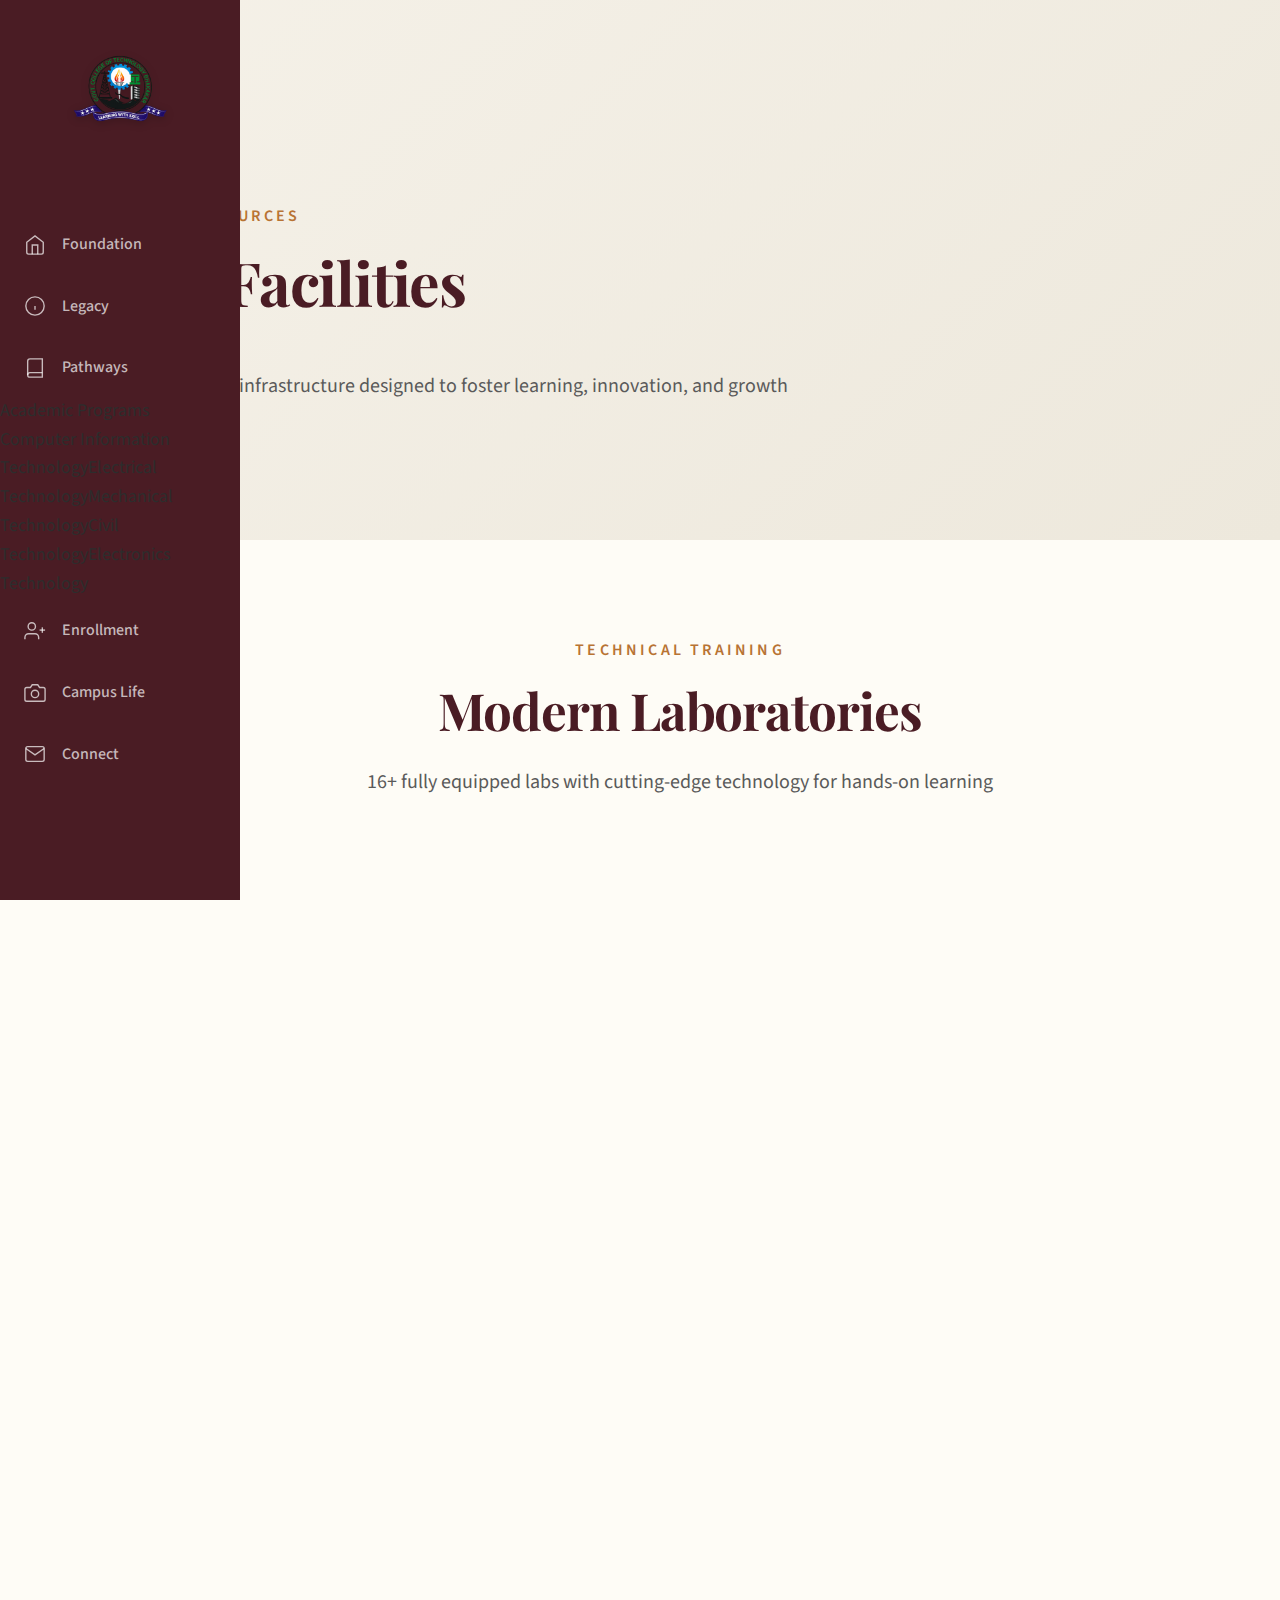
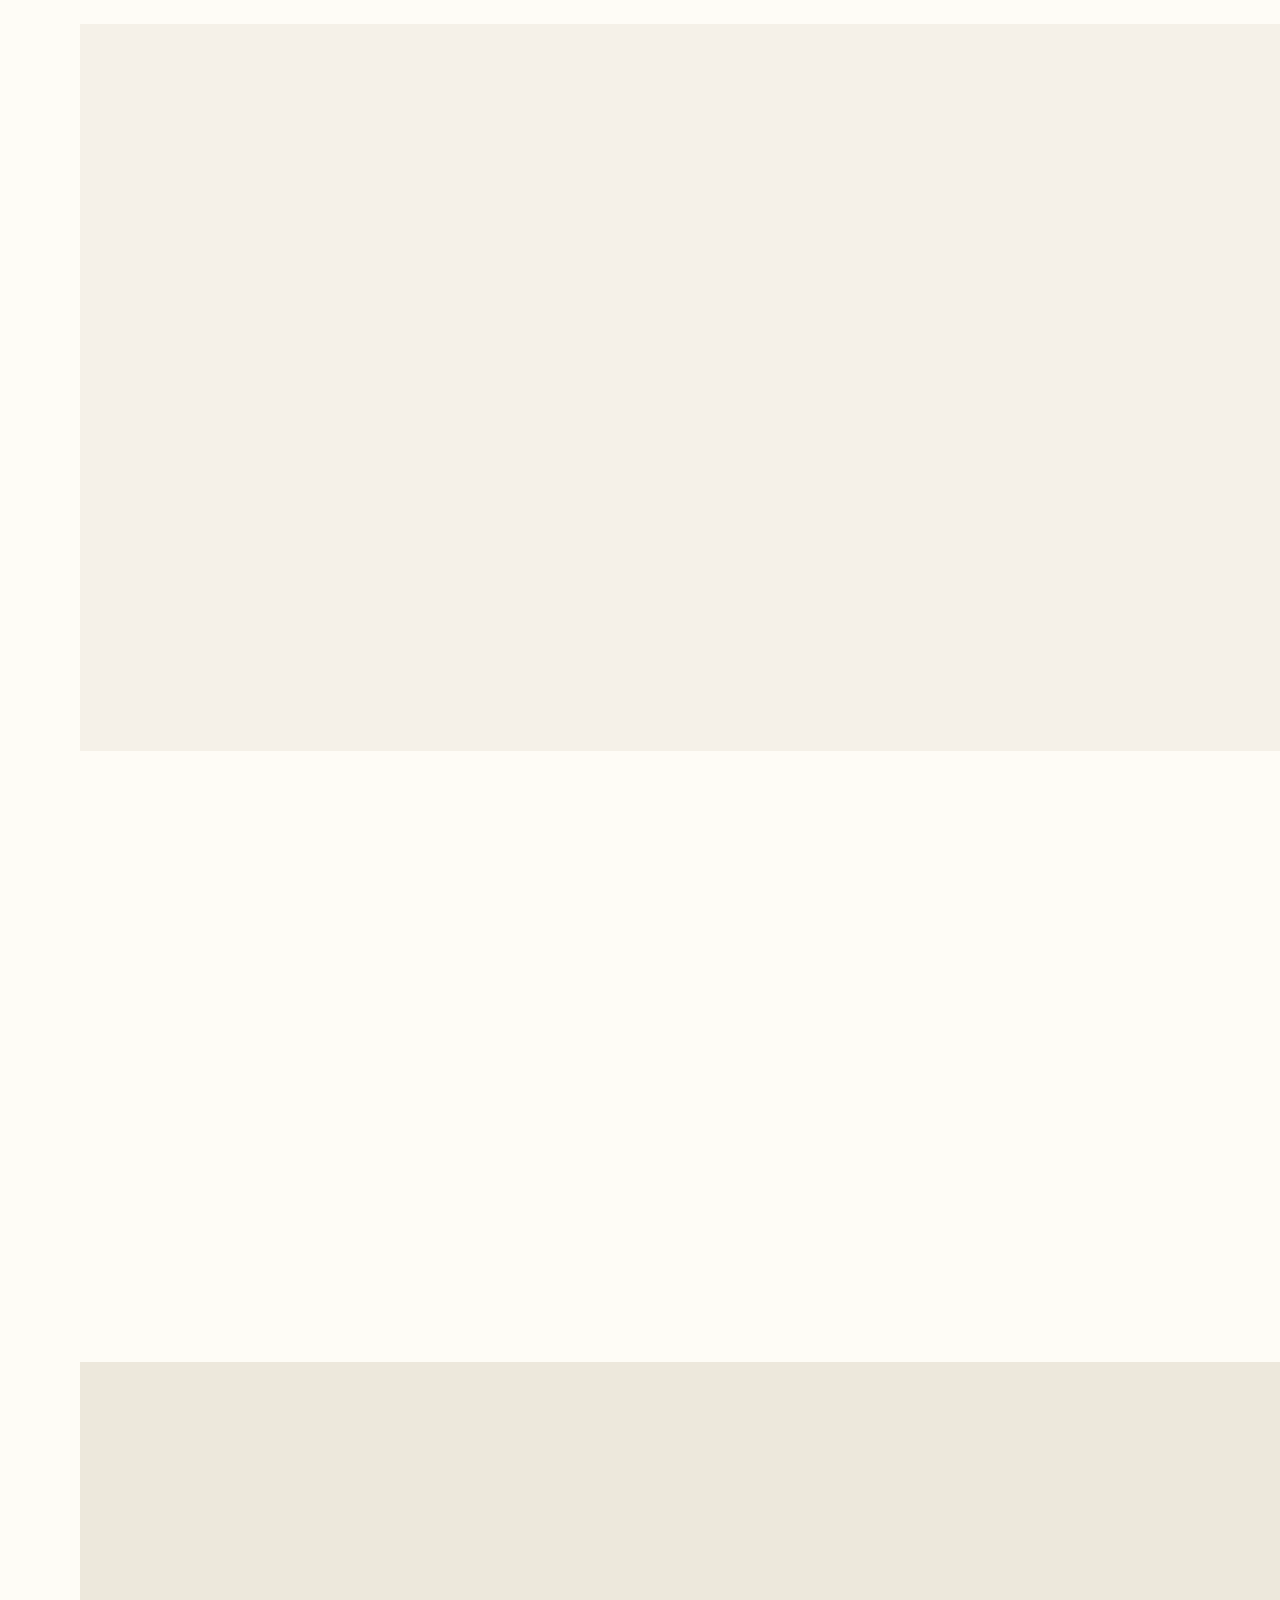
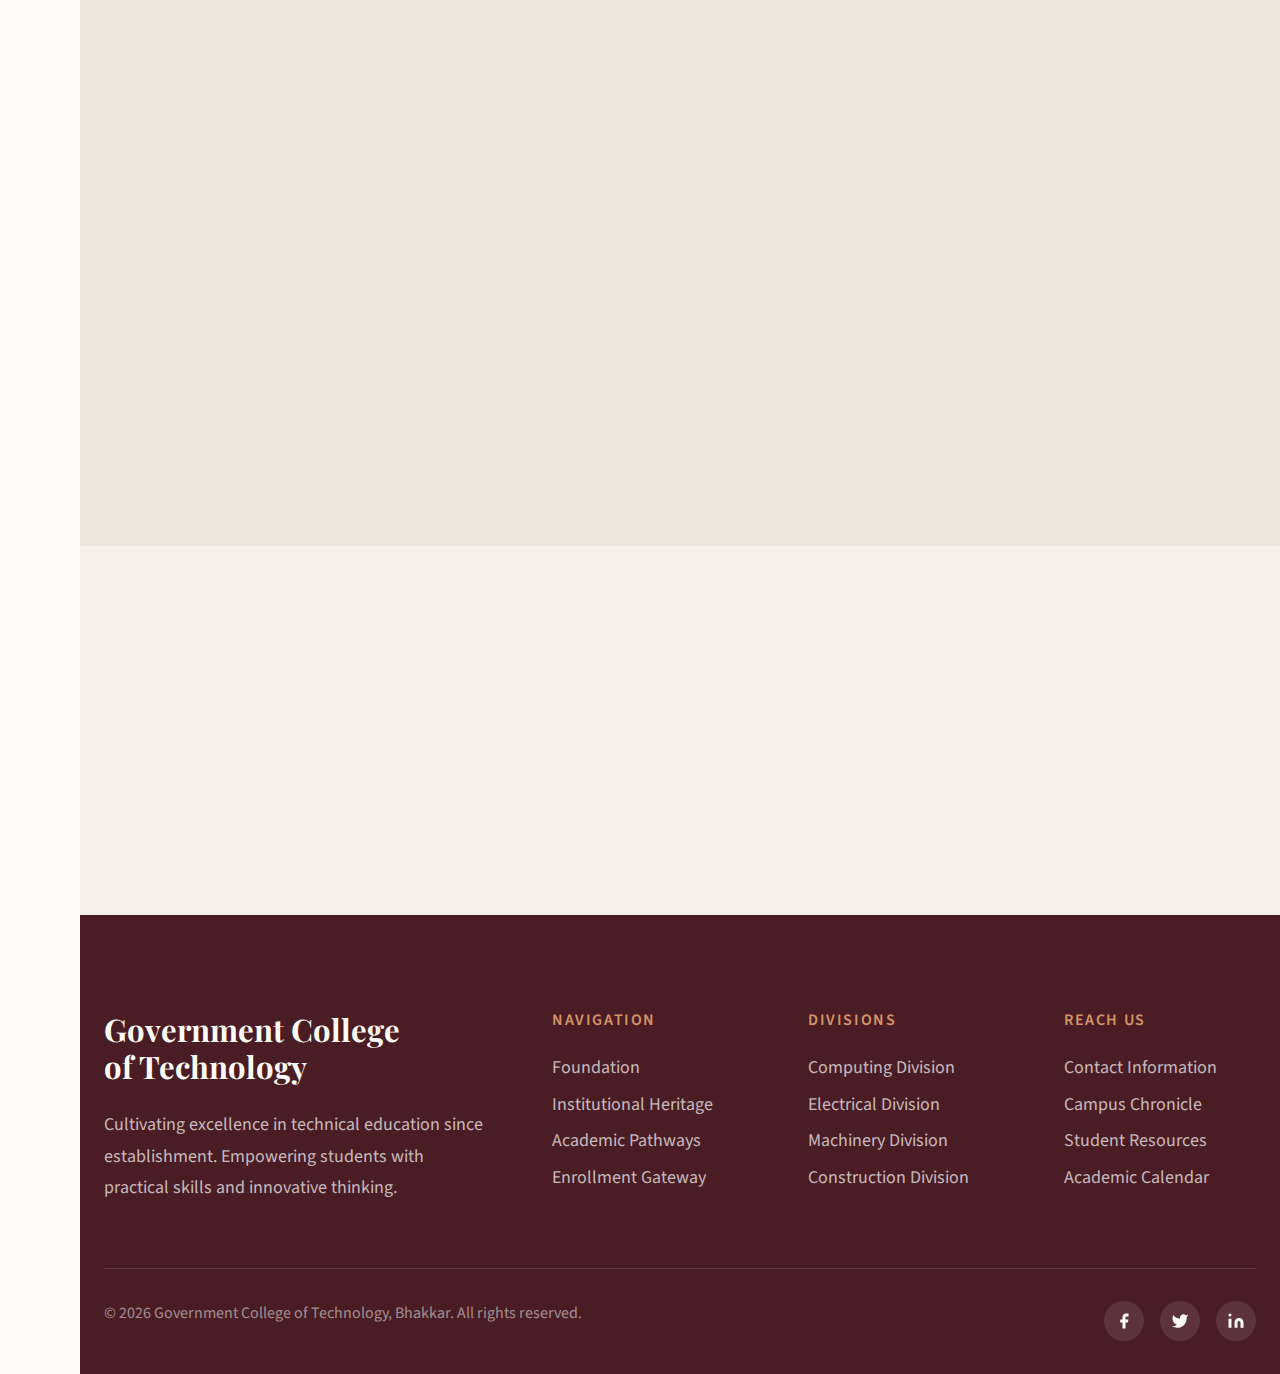
<file: facilities.html>
<!DOCTYPE html>
<html lang="en">

<head>
    <meta charset="UTF-8">
    <meta name="viewport" content="width=device-width, initial-scale=1.0">
    <meta name="description"
        content="Explore world-class facilities at Government College of Technology Bhakkar - Labs, Library, Sports, and more.">
    <link rel="icon" type="image/png" href="images/GCT-Logo.png">
    <title>Facilities | GCT Bhakkar</title>
    <link rel="preconnect" href="https://fonts.googleapis.com">
    <link rel="preconnect" href="https://fonts.gstatic.com" crossorigin>
    <link
        href="https://fonts.googleapis.com/css2?family=Playfair+Display:wght@400;700&family=Source+Sans+3:wght@400;600&display=swap"
        rel="stylesheet">
    <link rel="stylesheet" href="styles/tokens.css">
    <link rel="stylesheet" href="styles/foundation.css">
    <link rel="stylesheet" href="styles/layout.css">
    <link rel="stylesheet" href="styles/components.css">
    <link rel="stylesheet" href="styles/animations.css">
</head>

<body>
    <a href="#main-content" class="skip-link">Skip to main content</a>
    <div class="page-loader">
        <div class="loader-spinner"></div>
    </div>

    <div class="page-wrapper">
        <main class="main-content" id="main-content">

            <!-- Hero Section -->
            <section class="section section--hero"
                style="min-height: 60vh; background: linear-gradient(135deg, var(--color-parchment), var(--color-cream));">
                <div class="container">
                    <span class="section-eyebrow" data-reveal="fade-up">Campus Resources</span>
                    <h1 data-reveal="fade-up" data-delay="100">Our Facilities</h1>
                    <div class="divider" data-reveal="fade-up" data-delay="200"></div>
                    <p class="hero-desc" data-reveal="fade-up" data-delay="300">
                        State-of-the-art infrastructure designed to foster learning, innovation, and growth
                    </p>
                </div>
            </section>

            <!-- Labs Section -->
            <section class="section">
                <div class="container">
                    <div class="section-header">
                        <span class="section-eyebrow" data-reveal="fade-up">Technical Training</span>
                        <h2 class="section-title" data-reveal="fade-up" data-delay="100">Modern Laboratories</h2>
                        <p class="section-subtitle" data-reveal="fade-up" data-delay="200">
                            16+ fully equipped labs with cutting-edge technology for hands-on learning
                        </p>
                    </div>
                    <div class="grid grid--3">
                        <div class="facility-card" data-reveal="fade-up">
                            <div class="facility-icon">💻</div>
                            <h4>Computer Labs</h4>
                            <p>Multiple computer labs with latest hardware, software development tools, and high-speed
                                internet for CIT students.</p>
                        </div>
                        <div class="facility-card" data-reveal="fade-up" data-delay="100">
                            <div class="facility-icon">⚡</div>
                            <h4>Electrical Labs</h4>
                            <p>Power systems, control panels, PLC training stations, and renewable energy equipment for
                                practical training.</p>
                        </div>
                        <div class="facility-card" data-reveal="fade-up" data-delay="200">
                            <div class="facility-icon">⚙️</div>
                            <h4>Mechanical Workshops</h4>
                            <p>CNC machines, lathes, milling machines, welding stations, and CAD/CAM workstations.</p>
                        </div>
                        <div class="facility-card" data-reveal="fade-up" data-delay="300">
                            <div class="facility-icon">📡</div>
                            <h4>Electronics Labs</h4>
                            <p>Microcontroller programming, circuit design, IoT development, and embedded systems
                                training.</p>
                        </div>
                        <div class="facility-card" data-reveal="fade-up" data-delay="400">
                            <div class="facility-icon">🏗️</div>
                            <h4>Civil Survey Lab</h4>
                            <p>Surveying equipment, AutoCAD stations, material testing machines, and construction tools.
                            </p>
                        </div>
                        <div class="facility-card" data-reveal="fade-up" data-delay="500">
                            <div class="facility-icon">🔬</div>
                            <h4>Physics & Chemistry</h4>
                            <p>Well-equipped science labs for foundation courses supporting all technology programs.</p>
                        </div>
                    </div>
                </div>
            </section>

            <!-- Library Section -->
            <section class="section section--alt">
                <div class="container">
                    <div class="grid grid--editorial">
                        <div>
                            <span class="section-eyebrow" data-reveal="fade-up">Knowledge Hub</span>
                            <h2 data-reveal="fade-up" data-delay="100">Central Library</h2>
                            <div class="divider" data-reveal="fade-up" data-delay="200"></div>
                            <p data-reveal="fade-up" data-delay="300">
                                Our library houses thousands of technical books, journals, and reference materials
                                covering all engineering disciplines. Students have access to:
                            </p>
                            <ul class="feature-list" data-reveal="fade-up" data-delay="400">
                                <li>Technical textbooks and reference guides</li>
                                <li>PBTE syllabus materials</li>
                                <li>Engineering journals and magazines</li>
                                <li>Digital resources and e-books</li>
                                <li>Quiet study areas and reading rooms</li>
                                <li>Computer terminals for research</li>
                            </ul>
                        </div>
                        <div class="library-visual" data-reveal="fade-left">
                            <div class="stat-box">
                                <div class="stat-box__number">5000+</div>
                                <div class="stat-box__label">Books</div>
                            </div>
                            <div class="stat-box">
                                <div class="stat-box__number">200+</div>
                                <div class="stat-box__label">Journals</div>
                            </div>
                            <div class="stat-box">
                                <div class="stat-box__number">100+</div>
                                <div class="stat-box__label">Seats</div>
                            </div>
                        </div>
                    </div>
                </div>
            </section>

            <!-- Sports & Recreation -->
            <section class="section">
                <div class="container">
                    <div class="section-header">
                        <span class="section-eyebrow" data-reveal="fade-up">Physical Fitness</span>
                        <h2 class="section-title" data-reveal="fade-up" data-delay="100">Sports & Recreation</h2>
                    </div>
                    <div class="grid grid--4">
                        <div class="sport-card" data-reveal="fade-up">
                            <span class="sport-icon">🏏</span>
                            <h4>Cricket Ground</h4>
                            <p>Full-sized cricket ground for matches and practice</p>
                        </div>
                        <div class="sport-card" data-reveal="fade-up" data-delay="100">
                            <span class="sport-icon">🏐</span>
                            <h4>Volleyball Court</h4>
                            <p>Outdoor volleyball court for team sports</p>
                        </div>
                        <div class="sport-card" data-reveal="fade-up" data-delay="200">
                            <span class="sport-icon">🏸</span>
                            <h4>Badminton</h4>
                            <p>Indoor badminton courts for recreation</p>
                        </div>
                        <div class="sport-card" data-reveal="fade-up" data-delay="300">
                            <span class="sport-icon">♟️</span>
                            <h4>Indoor Games</h4>
                            <p>Chess, table tennis, and carrom facilities</p>
                        </div>
                    </div>
                </div>
            </section>

            <!-- Other Facilities -->
            <section class="section section--cream">
                <div class="container">
                    <div class="section-header">
                        <span class="section-eyebrow" data-reveal="fade-up">Campus Amenities</span>
                        <h2 class="section-title" data-reveal="fade-up" data-delay="100">Other Facilities</h2>
                    </div>
                    <div class="grid grid--3">
                        <div class="amenity-card" data-reveal="fade-up">
                            <h4>🕌 Masjid</h4>
                            <p>A peaceful place of worship within the campus for daily prayers and Friday congregation.
                            </p>
                        </div>
                        <div class="amenity-card" data-reveal="fade-up" data-delay="100">
                            <h4>🍴 Canteen</h4>
                            <p>Affordable and hygienic food services available for students and staff.</p>
                        </div>
                        <div class="amenity-card" data-reveal="fade-up" data-delay="200">
                            <h4>🚰 Clean Water</h4>
                            <p>Filtered drinking water stations throughout the campus.</p>
                        </div>
                        <div class="amenity-card" data-reveal="fade-up" data-delay="300">
                            <h4>🏥 First Aid</h4>
                            <p>Medical first aid facility for emergencies and basic healthcare needs.</p>
                        </div>
                        <div class="amenity-card" data-reveal="fade-up" data-delay="400">
                            <h4>🅿️ Parking</h4>
                            <p>Dedicated parking area for students and staff vehicles.</p>
                        </div>
                        <div class="amenity-card" data-reveal="fade-up" data-delay="500">
                            <h4>🌳 Green Campus</h4>
                            <p>Well-maintained lawns and trees creating a pleasant learning environment.</p>
                        </div>
                    </div>
                </div>
            </section>

            <!-- CTA Section -->
            <section class="section section--alt">
                <div class="container" style="text-align: center;">
                    <h2 data-reveal="fade-up">Experience Our Campus</h2>
                    <p data-reveal="fade-up" data-delay="100">
                        Schedule a visit to explore our facilities firsthand
                    </p>
                    <div class="flex justify-center gap-md mt-xl" data-reveal="fade-up" data-delay="200">
                        <a href="connect.html" class="btn btn--primary">Contact Us</a>
                        <a href="enrollment.html" class="btn btn--secondary">Apply Now</a>
                    </div>
                </div>
            </section>

            <div id="footer-placeholder"></div>
        </main>
    </div>

    <script src="scripts/navigation.js"></script>
    <script src="scripts/reveals.js"></script>
    <script src="scripts/app.js"></script>

    <style>
        .hero-desc {
            font-size: var(--text-lg);
            color: var(--color-slate);
            max-width: 700px;
        }

        .facility-card {
            background: var(--color-ivory);
            padding: var(--space-xl);
            border-radius: var(--radius-lg);
            text-align: center;
            transition: all var(--duration-normal) var(--ease-default);
        }

        .facility-card:hover {
            transform: translateY(-4px);
            box-shadow: var(--shadow-lg);
        }

        .facility-icon {
            font-size: 3rem;
            margin-bottom: var(--space-md);
        }

        .facility-card h4 {
            font-family: var(--font-display);
            color: var(--color-wine);
            margin-bottom: var(--space-sm);
        }

        .facility-card p {
            color: var(--color-slate);
            font-size: var(--text-sm);
            margin: 0;
        }

        .feature-list {
            list-style: none;
            margin-top: var(--space-lg);
        }

        .feature-list li {
            padding: var(--space-sm) 0;
            color: var(--color-slate);
            position: relative;
            padding-left: var(--space-lg);
        }

        .feature-list li::before {
            content: '✓';
            position: absolute;
            left: 0;
            color: var(--color-copper);
            font-weight: bold;
        }

        .library-visual {
            display: grid;
            grid-template-columns: repeat(3, 1fr);
            gap: var(--space-md);
            background: var(--color-parchment);
            padding: var(--space-xl);
            border-radius: var(--radius-lg);
            text-align: center;
        }

        .sport-card {
            background: var(--color-ivory);
            padding: var(--space-lg);
            border-radius: var(--radius-lg);
            text-align: center;
        }

        .sport-icon {
            font-size: 2.5rem;
            display: block;
            margin-bottom: var(--space-sm);
        }

        .sport-card h4 {
            font-family: var(--font-display);
            color: var(--color-wine);
            margin-bottom: var(--space-xs);
        }

        .sport-card p {
            color: var(--color-slate);
            font-size: var(--text-sm);
            margin: 0;
        }

        .amenity-card {
            background: var(--color-ivory);
            padding: var(--space-xl);
            border-radius: var(--radius-lg);
        }

        .amenity-card h4 {
            font-family: var(--font-display);
            color: var(--color-wine);
            margin-bottom: var(--space-sm);
        }

        .amenity-card p {
            color: var(--color-slate);
            margin: 0;
        }
    </style>
</body>

</html>
</file>
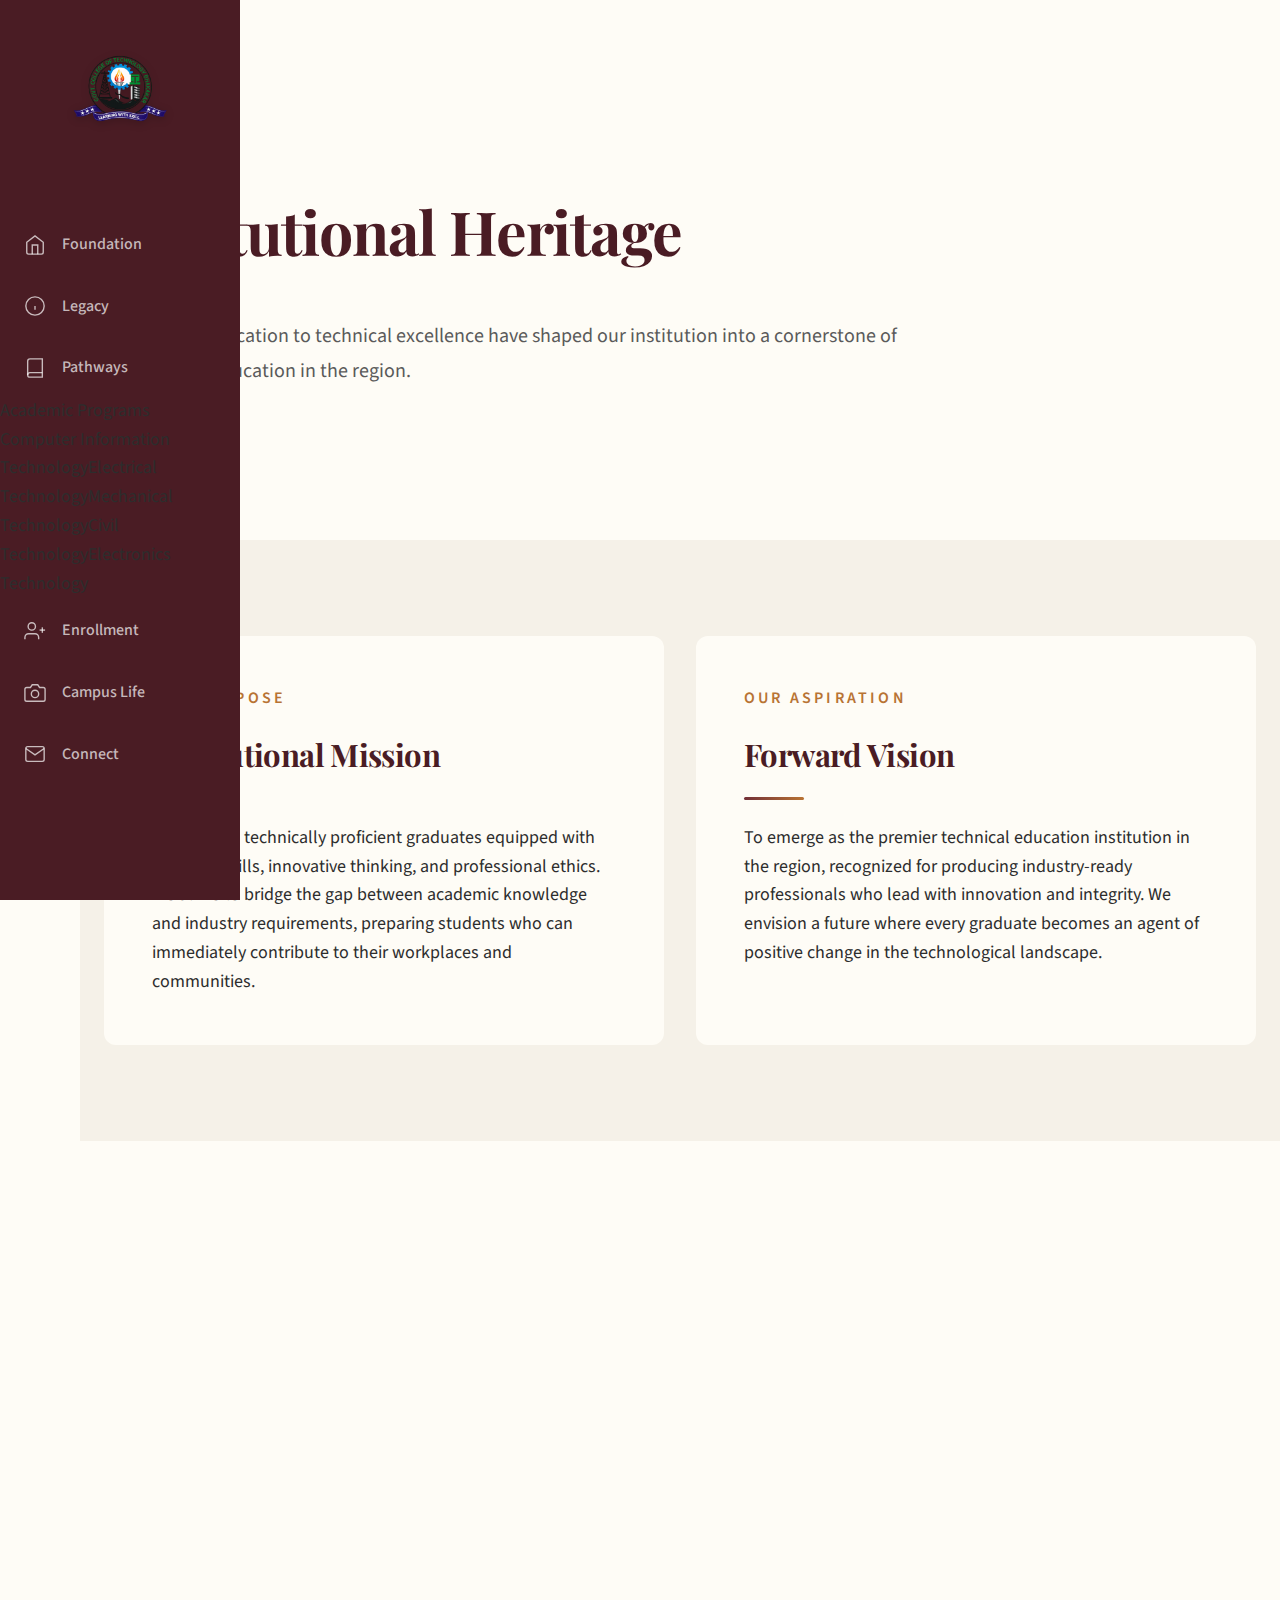
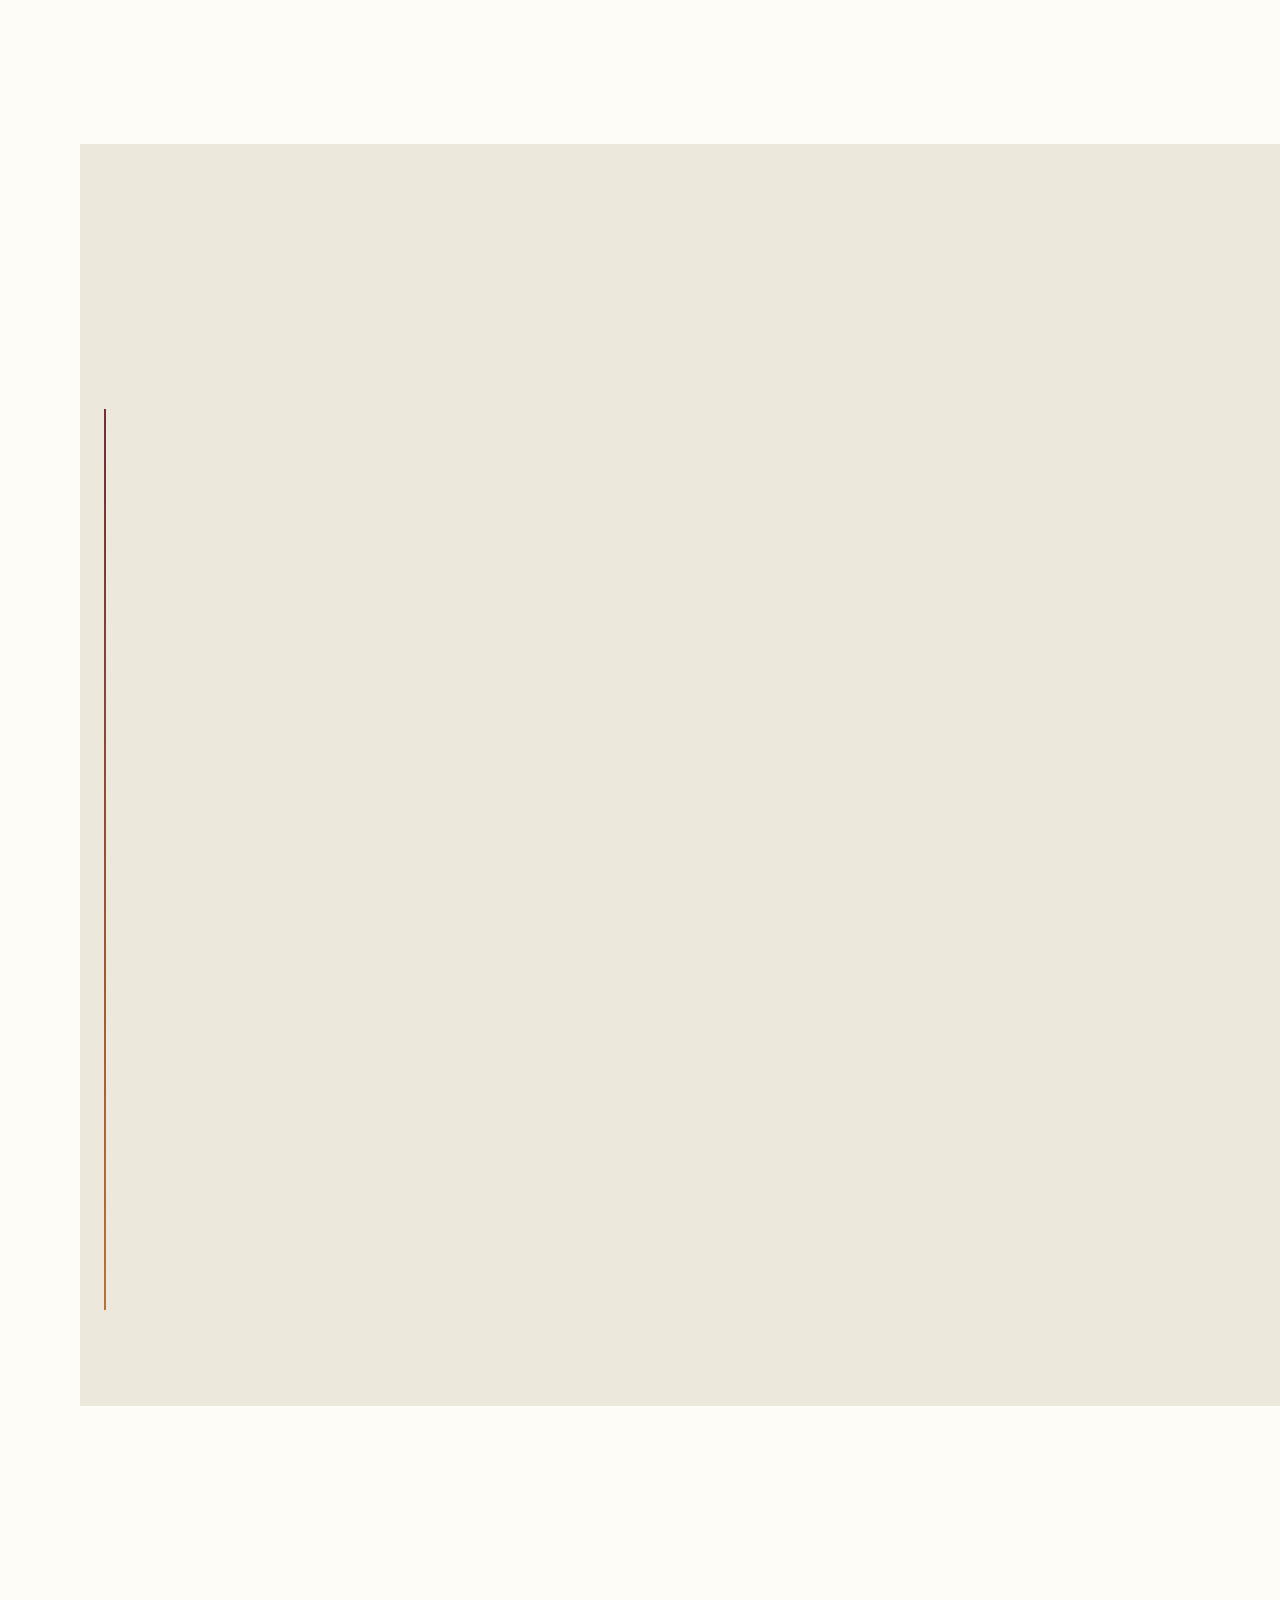
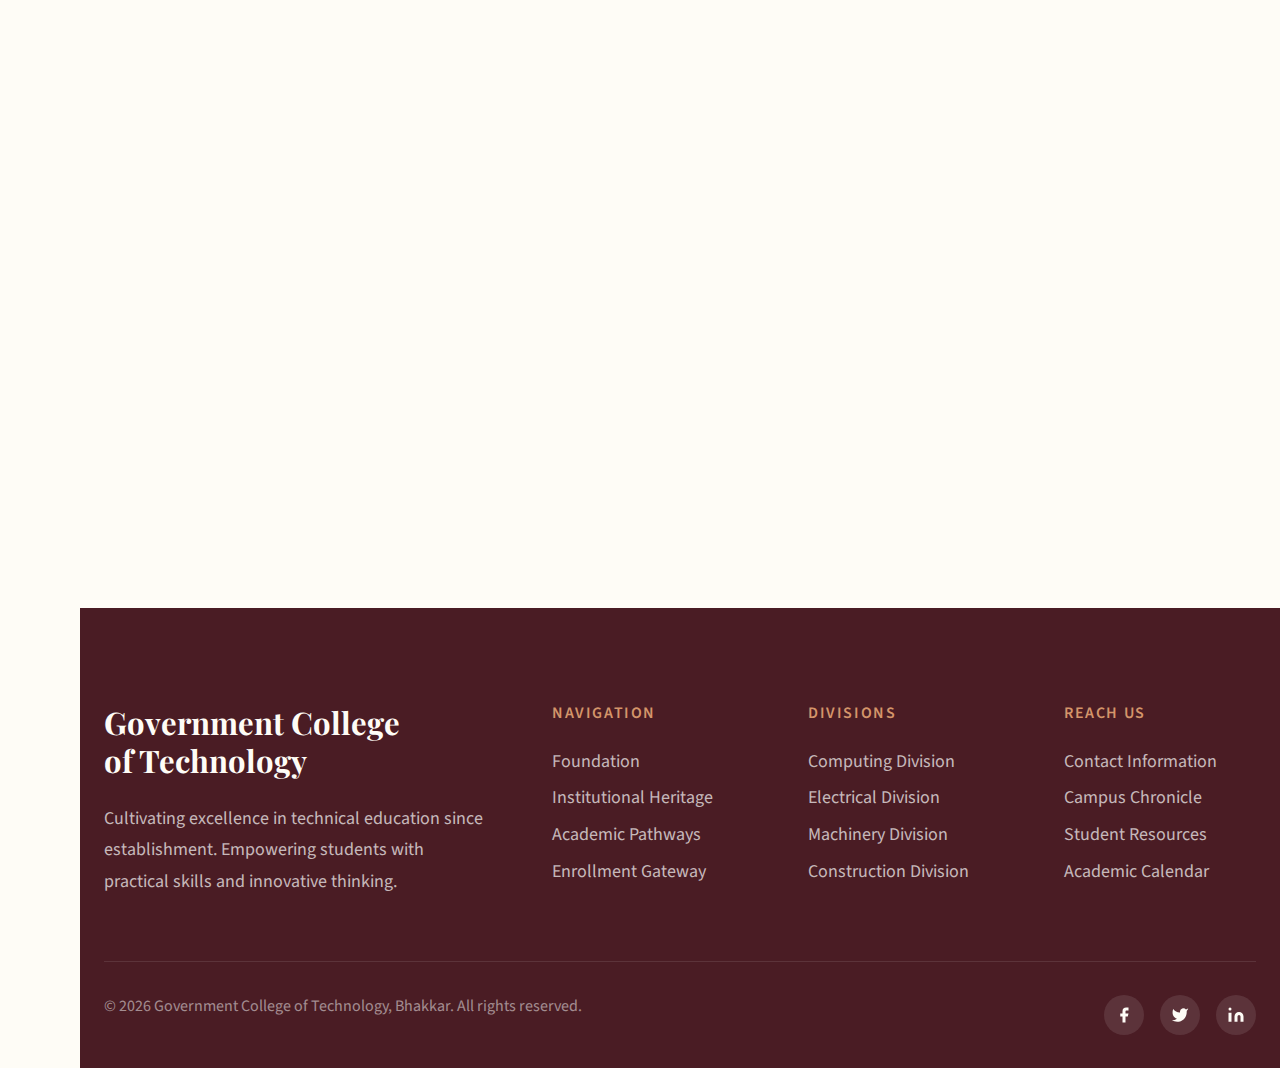
<file: heritage.html>
<!DOCTYPE html>
<html lang="en">

<head>
    <meta charset="UTF-8">
    <meta name="viewport" content="width=device-width, initial-scale=1.0">
    <meta name="description"
        content="Learn about the rich history, mission, and values of Government College of Technology, Bhakkar.">

    <link rel="icon" type="image/png" href="images/GCT-Logo.png">
    <title>Institutional Heritage | Government College of Technology, Bhakkar</title>

    <!-- Google Fonts -->
    <link rel="preconnect" href="https://fonts.googleapis.com">
    <link rel="preconnect" href="https://fonts.gstatic.com" crossorigin>
    <link
        href="https://fonts.googleapis.com/css2?family=Playfair+Display:wght@400;500;600;700&family=Source+Sans+3:wght@300;400;500;600;700&family=JetBrains+Mono:wght@400;500&display=swap"
        rel="stylesheet">

    <!-- Styles -->
    <link rel="stylesheet" href="styles/tokens.css">
    <link rel="stylesheet" href="styles/foundation.css">
    <link rel="stylesheet" href="styles/layout.css">
    <link rel="stylesheet" href="styles/components.css">
    <link rel="stylesheet" href="styles/animations.css">
</head>

<body>
    <a href="#main-content" class="skip-link">Skip to main content</a>

    <div class="page-loader">
        <div class="loader-spinner"></div>
    </div>

    <div class="page-wrapper">
        <main class="main-content" id="main-content">

            <!-- Page Header -->
            <section class="section section--hero" style="min-height: 60vh;">
                <div class="container">
                    <div class="section-header section-header--left" style="max-width: 800px; margin-left: 0;">
                        <span class="section-eyebrow" data-reveal="fade-up">Our Legacy</span>
                        <h1 data-reveal="fade-up" data-delay="100">Institutional Heritage</h1>
                        <div class="divider" data-reveal="fade-up" data-delay="200"></div>
                        <p class="section-subtitle" style="text-align: left;" data-reveal="fade-up" data-delay="300">
                            Decades of dedication to technical excellence have shaped our institution
                            into a cornerstone of professional education in the region.
                        </p>
                    </div>
                </div>
            </section>

            <!-- Mission & Vision -->
            <section class="section section--alt">
                <div class="container">
                    <div class="grid grid--2">
                        <div class="mission-card" data-reveal="fade-up">
                            <span class="section-eyebrow">Our Purpose</span>
                            <h2>Institutional Mission</h2>
                            <div class="divider"></div>
                            <p>
                                To cultivate technically proficient graduates equipped with practical
                                skills, innovative thinking, and professional ethics. We strive to
                                bridge the gap between academic knowledge and industry requirements,
                                preparing students who can immediately contribute to their workplaces
                                and communities.
                            </p>
                        </div>
                        <div class="vision-card" data-reveal="fade-up" data-delay="100">
                            <span class="section-eyebrow">Our Aspiration</span>
                            <h2>Forward Vision</h2>
                            <div class="divider"></div>
                            <p>
                                To emerge as the premier technical education institution in the region,
                                recognized for producing industry-ready professionals who lead with
                                innovation and integrity. We envision a future where every graduate
                                becomes an agent of positive change in the technological landscape.
                            </p>
                        </div>
                    </div>
                </div>
            </section>

            <!-- Core Values -->
            <section class="section">
                <div class="container">
                    <div class="section-header">
                        <span class="section-eyebrow" data-reveal="fade-up">Guiding Principles</span>
                        <h2 class="section-title" data-reveal="fade-up" data-delay="100">Core Institutional Values</h2>
                    </div>

                    <div class="grid grid--4">
                        <div class="value-item" data-reveal="fade-up">
                            <div class="value-icon">
                                <svg viewBox="0 0 24 24" width="40" height="40" stroke="var(--color-burgundy)"
                                    stroke-width="1.5" fill="none">
                                    <path d="M22 11.08V12a10 10 0 1 1-5.93-9.14" />
                                    <polyline points="22 4 12 14.01 9 11.01" />
                                </svg>
                            </div>
                            <h4>Excellence</h4>
                            <p>Pursuing the highest standards in every academic and practical endeavor.</p>
                        </div>
                        <div class="value-item" data-reveal="fade-up" data-delay="100">
                            <div class="value-icon">
                                <svg viewBox="0 0 24 24" width="40" height="40" stroke="var(--color-burgundy)"
                                    stroke-width="1.5" fill="none">
                                    <path d="M17 21v-2a4 4 0 0 0-4-4H5a4 4 0 0 0-4 4v2" />
                                    <circle cx="9" cy="7" r="4" />
                                    <path d="M23 21v-2a4 4 0 0 0-3-3.87" />
                                    <path d="M16 3.13a4 4 0 0 1 0 7.75" />
                                </svg>
                            </div>
                            <h4>Integrity</h4>
                            <p>Upholding honesty and ethical conduct in all institutional activities.</p>
                        </div>
                        <div class="value-item" data-reveal="fade-up" data-delay="200">
                            <div class="value-icon">
                                <svg viewBox="0 0 24 24" width="40" height="40" stroke="var(--color-burgundy)"
                                    stroke-width="1.5" fill="none">
                                    <polygon
                                        points="12 2 15.09 8.26 22 9.27 17 14.14 18.18 21.02 12 17.77 5.82 21.02 7 14.14 2 9.27 8.91 8.26 12 2" />
                                </svg>
                            </div>
                            <h4>Innovation</h4>
                            <p>Embracing new ideas and technologies to stay ahead of industry trends.</p>
                        </div>
                        <div class="value-item" data-reveal="fade-up" data-delay="300">
                            <div class="value-icon">
                                <svg viewBox="0 0 24 24" width="40" height="40" stroke="var(--color-burgundy)"
                                    stroke-width="1.5" fill="none">
                                    <circle cx="12" cy="12" r="10" />
                                    <line x1="2" y1="12" x2="22" y2="12" />
                                    <path
                                        d="M12 2a15.3 15.3 0 0 1 4 10 15.3 15.3 0 0 1-4 10 15.3 15.3 0 0 1-4-10 15.3 15.3 0 0 1 4-10z" />
                                </svg>
                            </div>
                            <h4>Community</h4>
                            <p>Fostering a supportive environment where everyone can thrive together.</p>
                        </div>
                    </div>
                </div>
            </section>

            <!-- History Timeline -->
            <section class="section section--cream">
                <div class="container">
                    <div class="section-header">
                        <span class="section-eyebrow" data-reveal="fade-up">Our Journey</span>
                        <h2 class="section-title" data-reveal="fade-up" data-delay="100">Institutional Milestones</h2>
                    </div>

                    <div class="timeline">
                        <div class="timeline-item" data-reveal="fade-up">
                            <div class="timeline-marker"></div>
                            <div class="timeline-content">
                                <span class="timeline-date">Foundation Era</span>
                                <h4>Institution Established</h4>
                                <p>The Government College of Technology was founded with the vision of providing quality
                                    technical education to the youth of Bhakkar and surrounding regions.</p>
                            </div>
                        </div>
                        <div class="timeline-item" data-reveal="fade-up" data-delay="100">
                            <div class="timeline-marker"></div>
                            <div class="timeline-content">
                                <span class="timeline-date">Expansion Phase</span>
                                <h4>Program Diversification</h4>
                                <p>New technical divisions were added, expanding the range of diploma programs offered
                                    and increasing student capacity significantly.</p>
                            </div>
                        </div>
                        <div class="timeline-item" data-reveal="fade-up" data-delay="200">
                            <div class="timeline-marker"></div>
                            <div class="timeline-content">
                                <span class="timeline-date">Modernization</span>
                                <h4>Infrastructure Upgrade</h4>
                                <p>Major renovations brought modern laboratories, updated equipment, and digital
                                    learning resources to enhance educational quality.</p>
                            </div>
                        </div>
                        <div class="timeline-item" data-reveal="fade-up" data-delay="300">
                            <div class="timeline-marker"></div>
                            <div class="timeline-content">
                                <span class="timeline-date">Present Day</span>
                                <h4>Continued Excellence</h4>
                                <p>Today, GCT stands as a premier institution, continuously adapting to meet industry
                                    demands while maintaining our commitment to student success.</p>
                            </div>
                        </div>
                    </div>
                </div>
            </section>

            <!-- Leadership -->
            <section class="section">
                <div class="container">
                    <div class="section-header">
                        <span class="section-eyebrow" data-reveal="fade-up">Institutional Leadership</span>
                        <h2 class="section-title" data-reveal="fade-up" data-delay="100">Guiding Our Mission</h2>
                        <p class="section-subtitle" data-reveal="fade-up" data-delay="200">
                            Our dedicated leadership team ensures the institution maintains its
                            standards of excellence and continues to grow.
                        </p>
                    </div>

                    <div class="grid grid--3">
                        <div class="leader-card" data-reveal="fade-up">
                            <div class="leader-avatar"></div>
                            <h4>Principal</h4>
                            <p class="leader-role">Chief Administrator</p>
                            <p class="leader-desc">Overseeing all academic and administrative operations with a vision
                                for continuous improvement.</p>
                        </div>
                        <div class="leader-card" data-reveal="fade-up" data-delay="100">
                            <div class="leader-avatar"></div>
                            <h4>Vice Principal</h4>
                            <p class="leader-role">Academic Affairs</p>
                            <p class="leader-desc">Ensuring curriculum quality and coordinating academic programs across
                                all divisions.</p>
                        </div>
                        <div class="leader-card" data-reveal="fade-up" data-delay="200">
                            <div class="leader-avatar"></div>
                            <h4>Chief Instructor</h4>
                            <p class="leader-role">Technical Training</p>
                            <p class="leader-desc">Supervising practical training and laboratory operations for hands-on
                                learning excellence.</p>
                        </div>
                    </div>
                </div>
            </section>

            <div id="footer-placeholder"></div>

        </main>
    </div>

    <script src="scripts/navigation.js"></script>
    <script src="scripts/reveals.js"></script>
    <script src="scripts/app.js"></script>

    <style>
        .mission-card,
        .vision-card {
            padding: var(--space-2xl);
            background-color: var(--color-ivory);
            border-radius: var(--radius-lg);
        }

        .mission-card h2,
        .vision-card h2 {
            font-size: var(--text-2xl);
            margin-top: var(--space-sm);
        }

        .value-item {
            text-align: center;
            padding: var(--space-xl);
        }

        .value-icon {
            margin-bottom: var(--space-md);
        }

        .value-item h4 {
            font-family: var(--font-display);
            color: var(--color-wine);
            margin-bottom: var(--space-sm);
        }

        .value-item p {
            color: var(--color-slate);
            font-size: var(--text-sm);
            margin-bottom: 0;
        }

        .timeline {
            position: relative;
            padding-left: var(--space-2xl);
        }

        .timeline::before {
            content: '';
            position: absolute;
            left: 0;
            top: 0;
            bottom: 0;
            width: 2px;
            background: linear-gradient(180deg, var(--color-burgundy), var(--color-copper));
        }

        .timeline-item {
            position: relative;
            padding-bottom: var(--space-2xl);
        }

        .timeline-item:last-child {
            padding-bottom: 0;
        }

        .timeline-marker {
            position: absolute;
            left: calc(-1 * var(--space-2xl) - 6px);
            top: 0;
            width: 14px;
            height: 14px;
            background-color: var(--color-burgundy);
            border-radius: 50%;
            border: 3px solid var(--color-ivory);
        }

        .timeline-content {
            background-color: var(--color-ivory);
            padding: var(--space-xl);
            border-radius: var(--radius-lg);
            box-shadow: var(--shadow-sm);
        }

        .timeline-date {
            font-size: var(--text-xs);
            font-weight: var(--weight-semibold);
            text-transform: uppercase;
            letter-spacing: var(--tracking-wider);
            color: var(--color-copper);
        }

        .timeline-content h4 {
            font-family: var(--font-display);
            color: var(--color-wine);
            margin: var(--space-sm) 0;
        }

        .timeline-content p {
            color: var(--color-slate);
            margin-bottom: 0;
        }

        .leader-card {
            text-align: center;
            padding: var(--space-xl);
            background-color: var(--color-parchment);
            border-radius: var(--radius-lg);
        }

        .leader-avatar {
            width: 100px;
            height: 100px;
            margin: 0 auto var(--space-lg);
            background: linear-gradient(135deg, var(--color-burgundy), var(--color-copper));
            border-radius: 50%;
        }

        .leader-card h4 {
            font-family: var(--font-display);
            color: var(--color-wine);
            margin-bottom: var(--space-xs);
        }

        .leader-role {
            font-size: var(--text-sm);
            color: var(--color-copper);
            font-weight: var(--weight-medium);
            margin-bottom: var(--space-md);
        }

        .leader-desc {
            color: var(--color-slate);
            font-size: var(--text-sm);
            margin-bottom: 0;
        }
    </style>
</body>

</html>
</file>
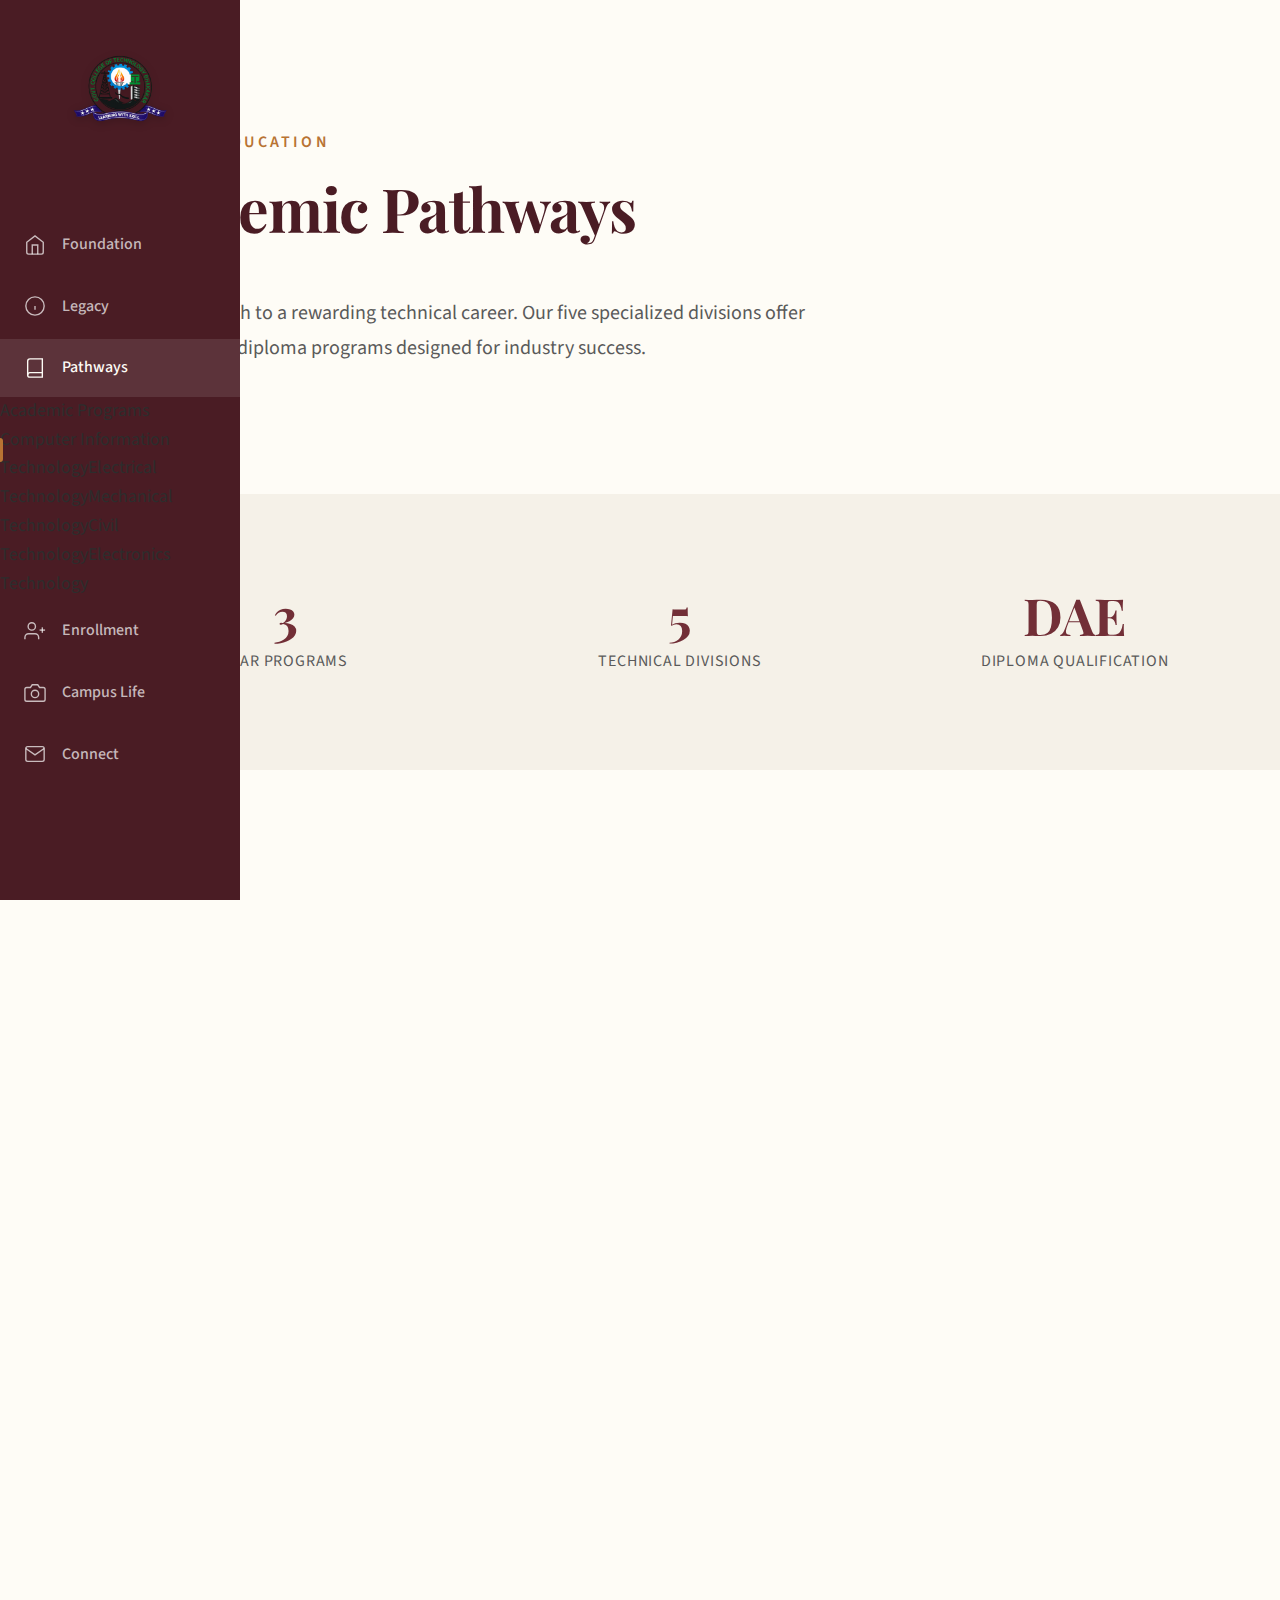
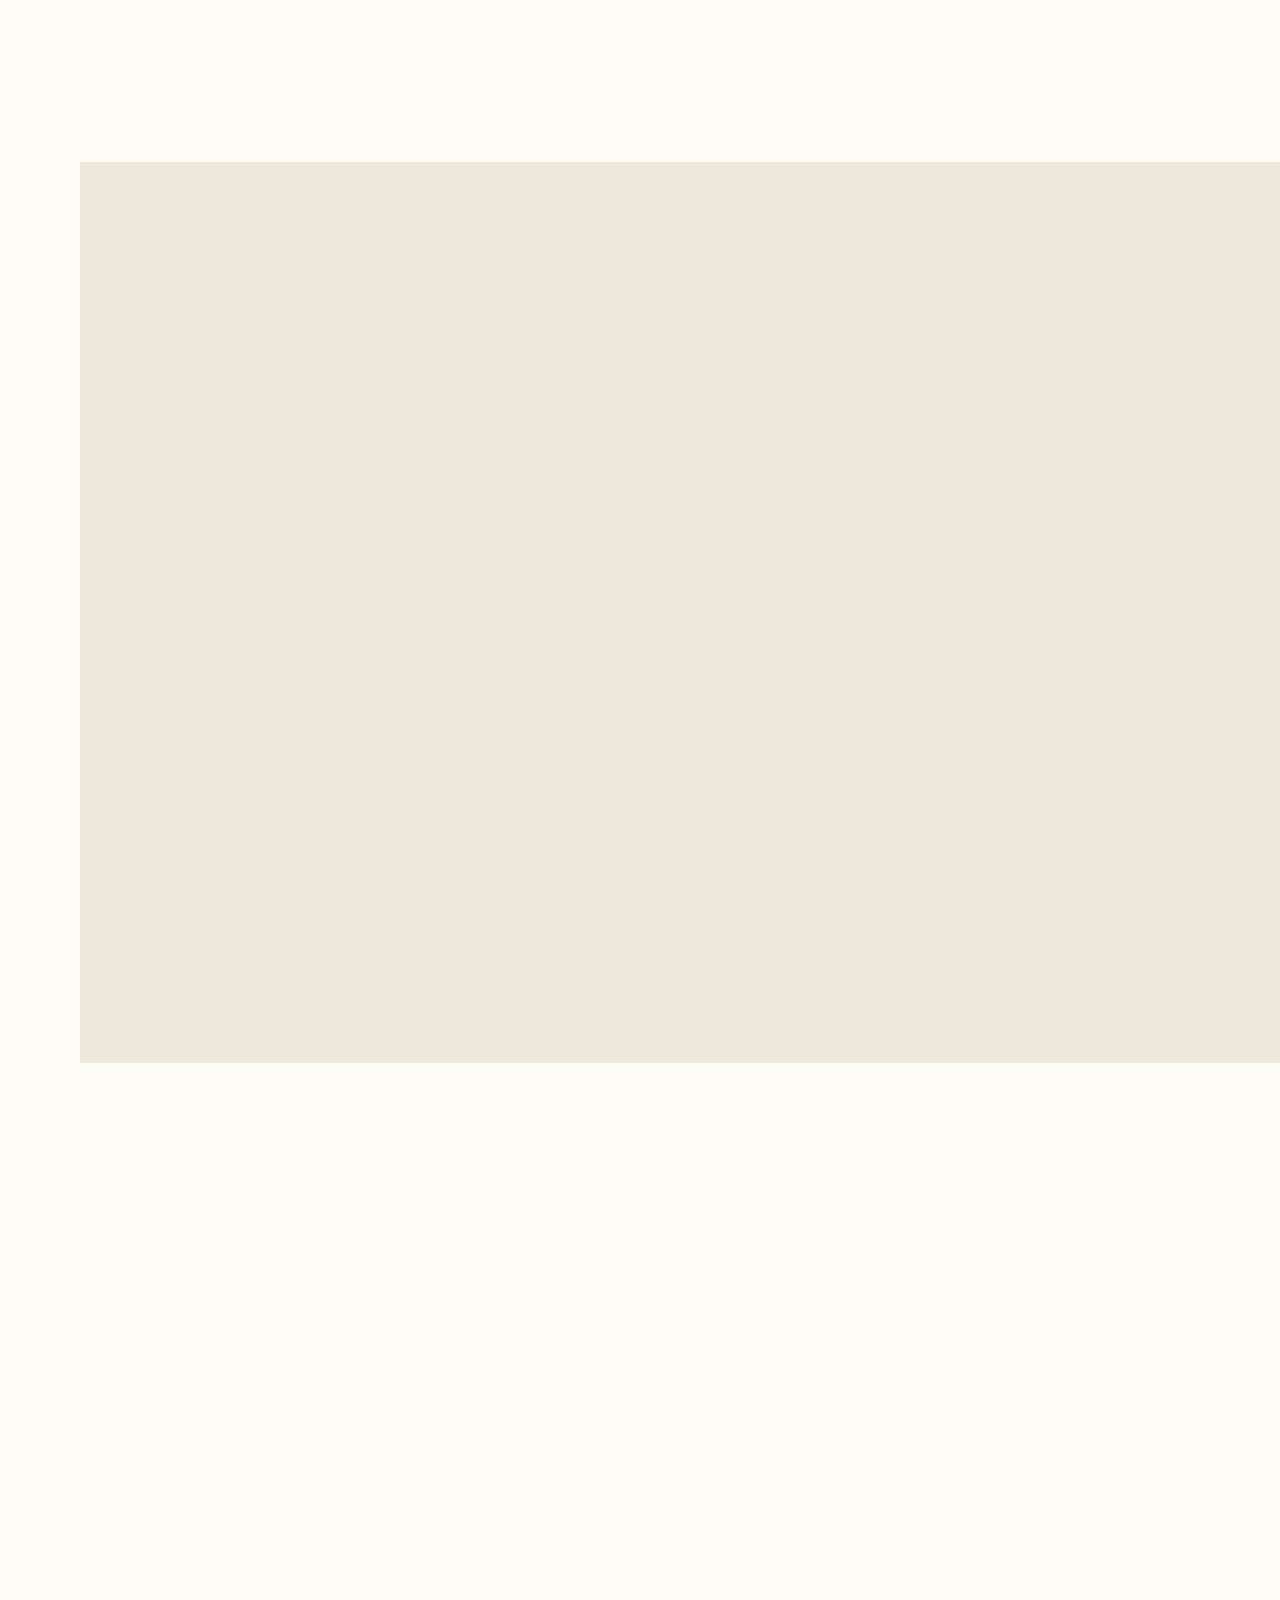
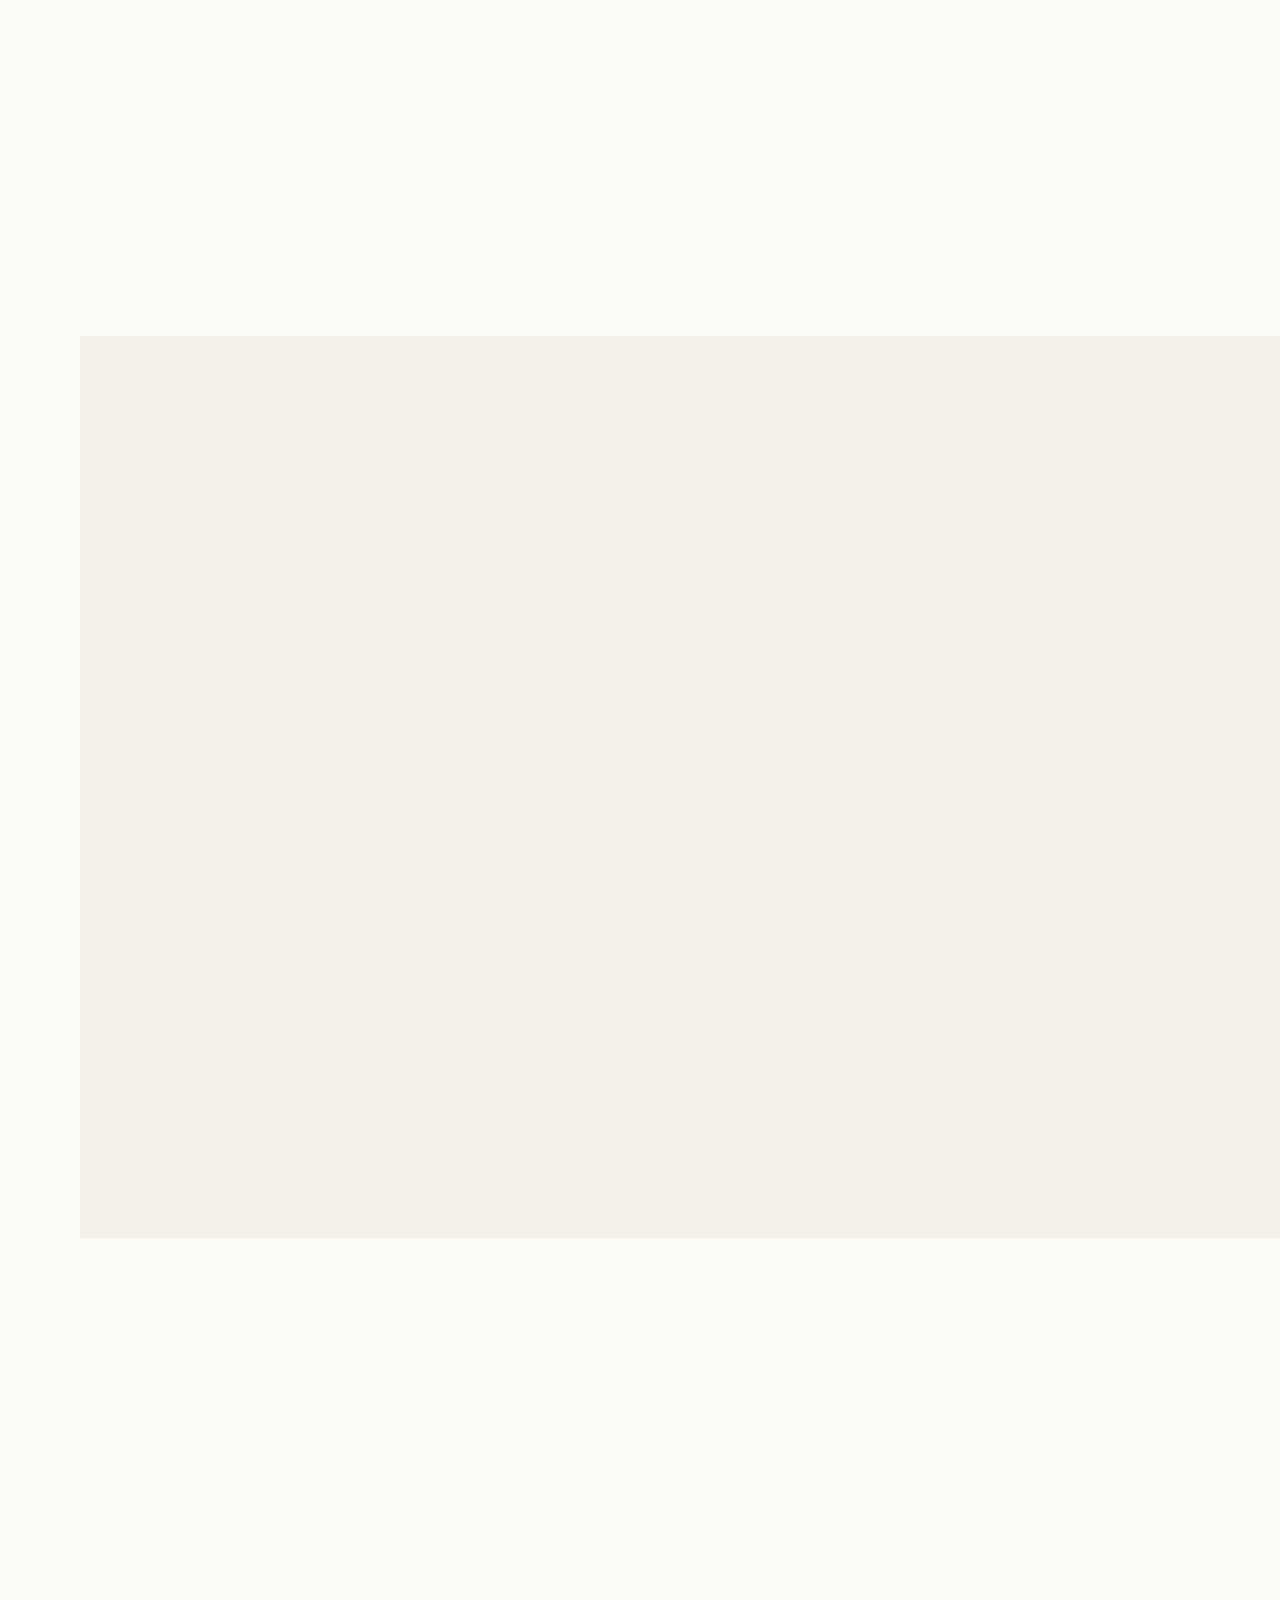
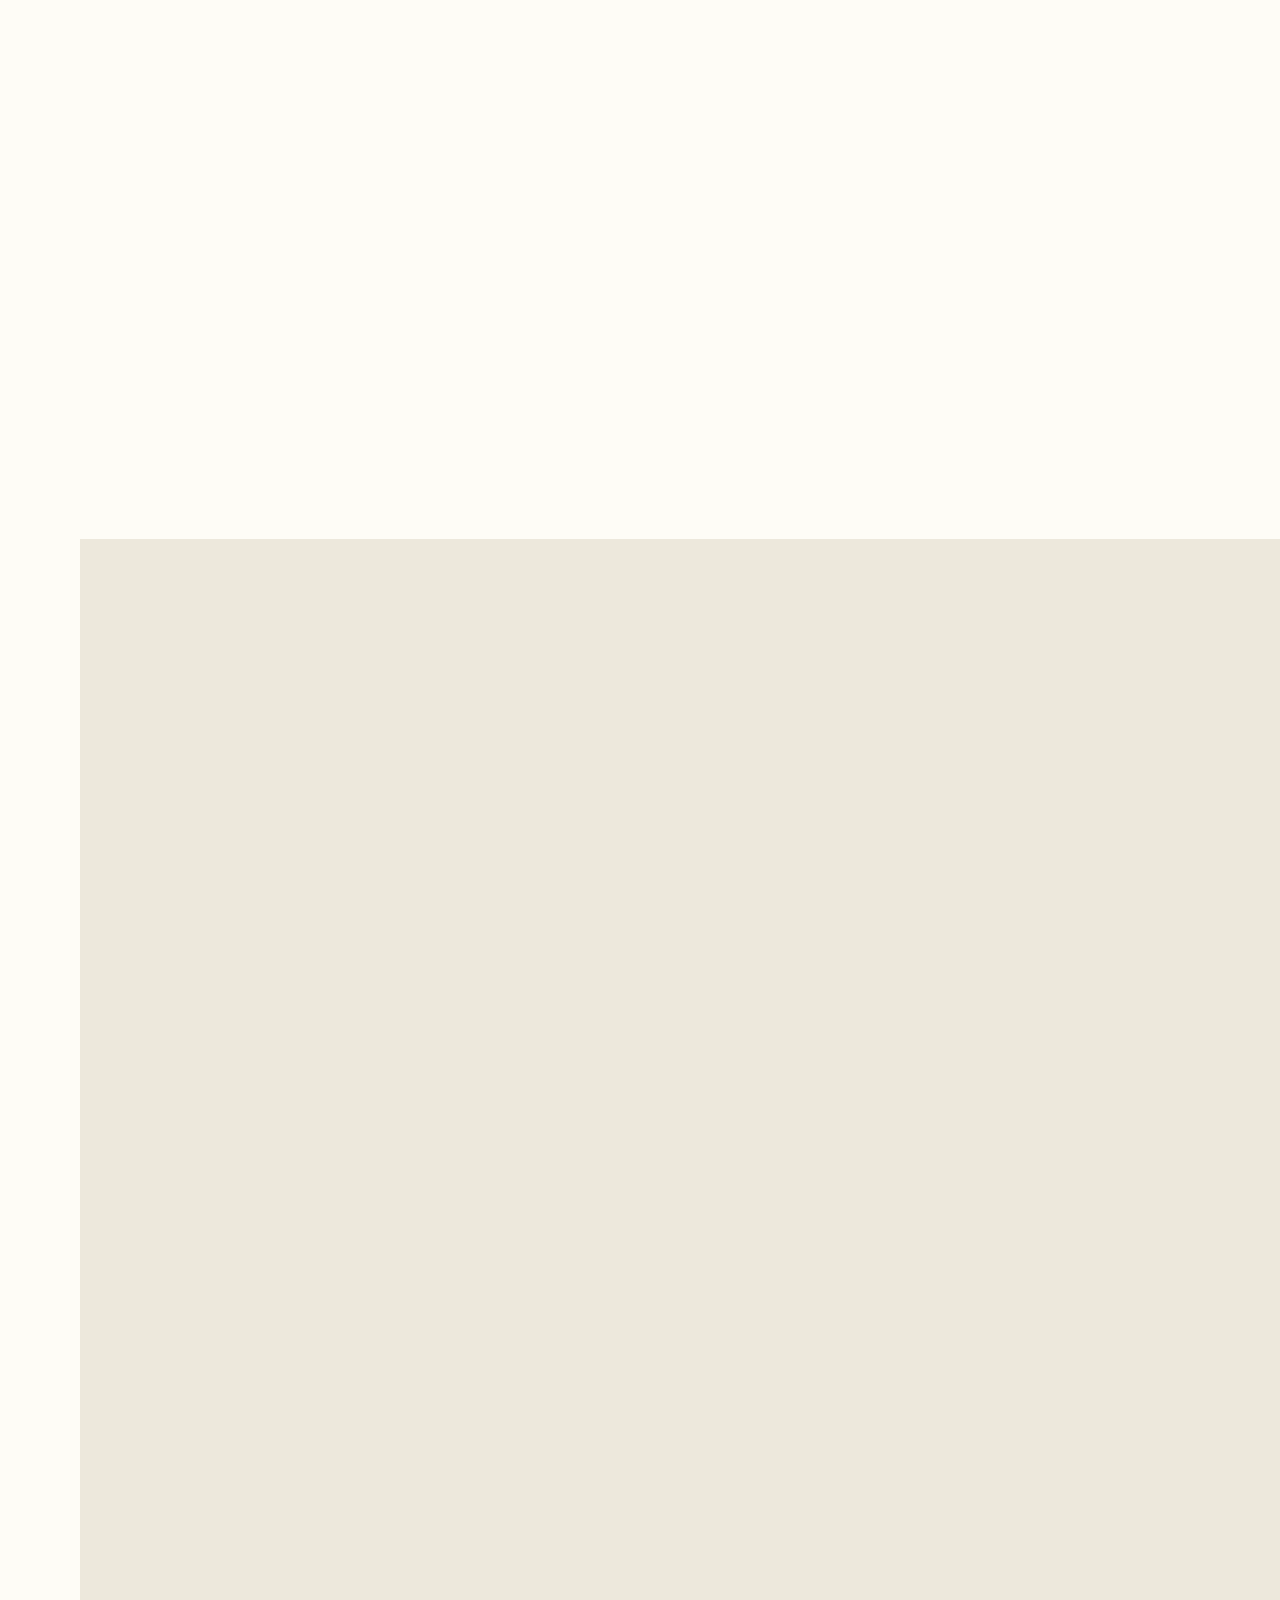
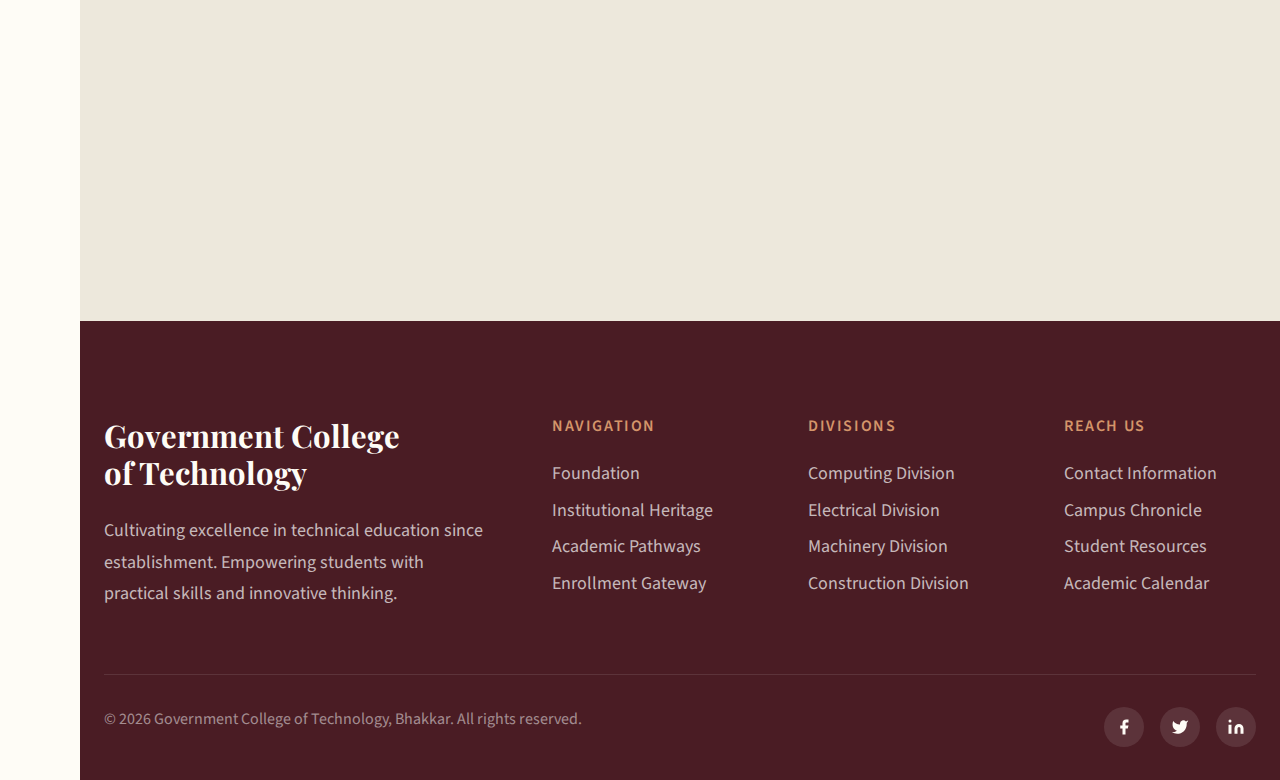
<file: pathways.html>
<!DOCTYPE html>
<html lang="en">

<head>
    <meta charset="UTF-8">
    <meta name="viewport" content="width=device-width, initial-scale=1.0">
    <meta name="description"
        content="Explore technical diploma programs at GCT Bhakkar - Computing, Electrical, Mechanical, Civil, and Electronics divisions.">

    <link rel="icon" type="image/png" href="images/GCT-Logo.png">
    <title>Academic Pathways | Government College of Technology, Bhakkar</title>

    <!-- Google Fonts -->
    <link rel="preconnect" href="https://fonts.googleapis.com">
    <link rel="preconnect" href="https://fonts.gstatic.com" crossorigin>
    <link
        href="https://fonts.googleapis.com/css2?family=Playfair+Display:wght@400;500;600;700&family=Source+Sans+3:wght@300;400;500;600;700&family=JetBrains+Mono:wght@400;500&display=swap"
        rel="stylesheet">

    <!-- Styles -->
    <link rel="stylesheet" href="styles/tokens.css">
    <link rel="stylesheet" href="styles/foundation.css">
    <link rel="stylesheet" href="styles/layout.css">
    <link rel="stylesheet" href="styles/components.css">
    <link rel="stylesheet" href="styles/animations.css">
</head>

<body>
    <a href="#main-content" class="skip-link">Skip to main content</a>

    <div class="page-loader">
        <div class="loader-spinner"></div>
    </div>

    <div class="page-wrapper">
        <main class="main-content" id="main-content">

            <!-- Page Header -->
            <section class="section section--hero" style="min-height: 50vh;">
                <div class="container">
                    <div class="section-header section-header--left" style="max-width: 800px; margin-left: 0;">
                        <span class="section-eyebrow" data-reveal="fade-up">Technical Education</span>
                        <h1 data-reveal="fade-up" data-delay="100">Academic Pathways</h1>
                        <div class="divider" data-reveal="fade-up" data-delay="200"></div>
                        <p class="section-subtitle" style="text-align: left;" data-reveal="fade-up" data-delay="300">
                            Choose your path to a rewarding technical career. Our five specialized
                            divisions offer comprehensive diploma programs designed for industry success.
                        </p>
                    </div>
                </div>
            </section>

            <!-- Program Overview -->
            <section class="section section--alt section--compact">
                <div class="container">
                    <div class="grid grid--3">
                        <div class="program-stat" data-reveal="fade-up">
                            <div class="program-stat__number">3</div>
                            <div class="program-stat__label">Year Programs</div>
                        </div>
                        <div class="program-stat" data-reveal="fade-up" data-delay="100">
                            <div class="program-stat__number">5</div>
                            <div class="program-stat__label">Technical Divisions</div>
                        </div>
                        <div class="program-stat" data-reveal="fade-up" data-delay="200">
                            <div class="program-stat__number">DAE</div>
                            <div class="program-stat__label">Diploma Qualification</div>
                        </div>
                    </div>
                </div>
            </section>

            <!-- Computing Division -->
            <section class="section" id="computing">
                <div class="container">
                    <div class="grid grid--editorial">
                        <div class="pathway-content">
                            <span class="badge badge--primary" data-reveal="fade-up">DAE Program</span>
                            <h2 data-reveal="fade-up" data-delay="100">DAE Computer Information Technology</h2>
                            <div class="divider" data-reveal="fade-up" data-delay="200"></div>
                            <p data-reveal="fade-up" data-delay="300">
                                Master cutting-edge software development, network management, and cloud
                                computing technologies. Build innovative digital solutions and secure
                                your place in the IT industry.
                            </p>

                            <div class="pathway-modules" data-reveal="fade-up" data-delay="400">
                                <h4>Core Learning Areas</h4>
                                <ul class="module-list">
                                    <li>Programming Fundamentals & Application Development</li>
                                    <li>Database Design & Management Systems</li>
                                    <li>Computer Networks & System Administration</li>
                                    <li>Web Technologies & Digital Solutions</li>
                                    <li>Hardware Maintenance & Troubleshooting</li>
                                </ul>
                            </div>

                            <a href="divisions/computing.html" class="btn btn--primary mt-lg" data-reveal="fade-up"
                                data-delay="500">
                                Explore Computing Division
                            </a>
                        </div>
                        <div class="pathway-visual" data-reveal="fade-left">
                            <div class="pathway-icon-box">
                                <svg viewBox="0 0 24 24" width="80" height="80" stroke="var(--color-ivory)"
                                    stroke-width="1" fill="none">
                                    <rect x="2" y="3" width="20" height="14" rx="2" ry="2" />
                                    <line x1="8" y1="21" x2="16" y2="21" />
                                    <line x1="12" y1="17" x2="12" y2="21" />
                                </svg>
                            </div>
                        </div>
                    </div>
                </div>
            </section>

            <!-- Electrical Division -->
            <section class="section section--cream" id="electrical">
                <div class="container">
                    <div class="grid grid--editorial-reverse">
                        <div class="pathway-visual" data-reveal="fade-right">
                            <div class="pathway-icon-box pathway-icon-box--alt">
                                <svg viewBox="0 0 24 24" width="80" height="80" stroke="var(--color-ivory)"
                                    stroke-width="1" fill="none">
                                    <polygon points="13 2 3 14 12 14 11 22 21 10 12 10 13 2" />
                                </svg>
                            </div>
                        </div>
                        <div class="pathway-content">
                            <span class="badge badge--copper" data-reveal="fade-up">DAE Program</span>
                            <h2 data-reveal="fade-up" data-delay="100">DAE Electrical Technology</h2>
                            <div class="divider" data-reveal="fade-up" data-delay="200"></div>
                            <p data-reveal="fade-up" data-delay="300">
                                Learn electrical systems, power generation, distribution, and renewable
                                energy technologies. Design and maintain safe, efficient electrical
                                networks that power modern infrastructure.
                            </p>

                            <div class="pathway-modules" data-reveal="fade-up" data-delay="400">
                                <h4>Core Learning Areas</h4>
                                <ul class="module-list">
                                    <li>Electrical Circuit Analysis & Design</li>
                                    <li>Power Generation & Distribution</li>
                                    <li>Electrical Machines & Transformers</li>
                                    <li>Industrial Wiring & Installation</li>
                                    <li>Safety Standards & Regulations</li>
                                </ul>
                            </div>

                            <a href="divisions/electrical.html" class="btn btn--primary mt-lg" data-reveal="fade-up"
                                data-delay="500">
                                Explore Electrical Division
                            </a>
                        </div>
                    </div>
                </div>
            </section>

            <!-- Mechanical Division -->
            <section class="section" id="mechanical">
                <div class="container">
                    <div class="grid grid--editorial">
                        <div class="pathway-content">
                            <span class="badge badge--secondary" data-reveal="fade-up">DAE Program</span>
                            <h2 data-reveal="fade-up" data-delay="100">DAE Mechanical Technology</h2>
                            <div class="divider" data-reveal="fade-up" data-delay="200"></div>
                            <p data-reveal="fade-up" data-delay="300">
                                Comprehensive training in CAD/CAM, CNC programming, industrial robotics,
                                and precision engineering. Innovate machines that drive efficiency in
                                modern manufacturing.
                            </p>

                            <div class="pathway-modules" data-reveal="fade-up" data-delay="400">
                                <h4>Core Learning Areas</h4>
                                <ul class="module-list">
                                    <li>Machine Design & CAD Drawing</li>
                                    <li>Manufacturing Processes & Techniques</li>
                                    <li>Thermodynamics & Fluid Mechanics</li>
                                    <li>Workshop Practice & Machining</li>
                                    <li>Industrial Maintenance & Repair</li>
                                </ul>
                            </div>

                            <a href="divisions/machinery.html" class="btn btn--primary mt-lg" data-reveal="fade-up"
                                data-delay="500">
                                Explore Mechanical Division
                            </a>
                        </div>
                        <div class="pathway-visual" data-reveal="fade-left">
                            <div class="pathway-icon-box">
                                <svg viewBox="0 0 24 24" width="80" height="80" stroke="var(--color-ivory)"
                                    stroke-width="1" fill="none">
                                    <circle cx="12" cy="12" r="3" />
                                    <path
                                        d="M19.4 15a1.65 1.65 0 0 0 .33 1.82l.06.06a2 2 0 0 1 0 2.83 2 2 0 0 1-2.83 0l-.06-.06a1.65 1.65 0 0 0-1.82-.33 1.65 1.65 0 0 0-1 1.51V21a2 2 0 0 1-2 2 2 2 0 0 1-2-2v-.09A1.65 1.65 0 0 0 9 19.4a1.65 1.65 0 0 0-1.82.33l-.06.06a2 2 0 0 1-2.83 0 2 2 0 0 1 0-2.83l.06-.06a1.65 1.65 0 0 0 .33-1.82 1.65 1.65 0 0 0-1.51-1H3a2 2 0 0 1-2-2 2 2 0 0 1 2-2h.09A1.65 1.65 0 0 0 4.6 9a1.65 1.65 0 0 0-.33-1.82l-.06-.06a2 2 0 0 1 0-2.83 2 2 0 0 1 2.83 0l.06.06a1.65 1.65 0 0 0 1.82.33H9a1.65 1.65 0 0 0 1-1.51V3a2 2 0 0 1 2-2 2 2 0 0 1 2 2v.09a1.65 1.65 0 0 0 1 1.51 1.65 1.65 0 0 0 1.82-.33l.06-.06a2 2 0 0 1 2.83 0 2 2 0 0 1 0 2.83l-.06.06a1.65 1.65 0 0 0-.33 1.82V9a1.65 1.65 0 0 0 1.51 1H21a2 2 0 0 1 2 2 2 2 0 0 1-2 2h-.09a1.65 1.65 0 0 0-1.51 1z" />
                                </svg>
                            </div>
                        </div>
                    </div>
                </div>
            </section>

            <!-- Civil Division -->
            <section class="section section--alt" id="civil">
                <div class="container">
                    <div class="grid grid--editorial-reverse">
                        <div class="pathway-visual" data-reveal="fade-right">
                            <div class="pathway-icon-box pathway-icon-box--alt">
                                <svg viewBox="0 0 24 24" width="80" height="80" stroke="var(--color-ivory)"
                                    stroke-width="1" fill="none">
                                    <path d="M3 21h18" />
                                    <path d="M5 21V7l8-4v18" />
                                    <path d="M19 21V11l-6-4" />
                                    <path d="M9 9v.01" />
                                    <path d="M9 12v.01" />
                                    <path d="M9 15v.01" />
                                    <path d="M9 18v.01" />
                                </svg>
                            </div>
                        </div>
                        <div class="pathway-content">
                            <span class="badge badge--primary" data-reveal="fade-up">DAE Program</span>
                            <h2 data-reveal="fade-up" data-delay="100">DAE Civil Technology</h2>
                            <div class="divider" data-reveal="fade-up" data-delay="200"></div>
                            <p data-reveal="fade-up" data-delay="300">
                                Prepare for construction, infrastructure development, and environmental
                                engineering roles. Master structural design, project management, and
                                sustainable construction practices.
                            </p>

                            <div class="pathway-modules" data-reveal="fade-up" data-delay="400">
                                <h4>Core Learning Areas</h4>
                                <ul class="module-list">
                                    <li>Surveying & Leveling Techniques</li>
                                    <li>Structural Analysis & Design</li>
                                    <li>Construction Materials & Methods</li>
                                    <li>Building Drawing & AutoCAD</li>
                                    <li>Project Estimation & Costing</li>
                                </ul>
                            </div>

                            <a href="divisions/construction.html" class="btn btn--primary mt-lg" data-reveal="fade-up"
                                data-delay="500">
                                Explore Construction Division
                            </a>
                        </div>
                    </div>
                </div>
            </section>

            <!-- Electronics Division -->
            <section class="section" id="electronics">
                <div class="container">
                    <div class="grid grid--editorial">
                        <div class="pathway-content">
                            <span class="badge badge--copper" data-reveal="fade-up">DAE Program</span>
                            <h2 data-reveal="fade-up" data-delay="100">DAE Electronics Technology</h2>
                            <div class="divider" data-reveal="fade-up" data-delay="200"></div>
                            <p data-reveal="fade-up" data-delay="300">
                                Advanced electronic systems, embedded systems, signal processing, and IoT
                                technologies. Design circuits, microcontrollers, and telecommunications
                                systems for the connected world.
                            </p>

                            <div class="pathway-modules" data-reveal="fade-up" data-delay="400">
                                <h4>Core Learning Areas</h4>
                                <ul class="module-list">
                                    <li>Electronic Components & Circuits</li>
                                    <li>Digital Electronics & Logic Design</li>
                                    <li>Microprocessor & Microcontroller Systems</li>
                                    <li>Communication Systems & Networks</li>
                                    <li>Instrumentation & Control</li>
                                </ul>
                            </div>

                            <a href="divisions/circuits.html" class="btn btn--primary mt-lg" data-reveal="fade-up"
                                data-delay="500">
                                Explore Electronics Division
                            </a>
                        </div>
                        <div class="pathway-visual" data-reveal="fade-left">
                            <div class="pathway-icon-box">
                                <svg viewBox="0 0 24 24" width="80" height="80" stroke="var(--color-ivory)"
                                    stroke-width="1" fill="none">
                                    <rect x="4" y="4" width="16" height="16" rx="2" ry="2" />
                                    <rect x="9" y="9" width="6" height="6" />
                                    <line x1="9" y1="1" x2="9" y2="4" />
                                    <line x1="15" y1="1" x2="15" y2="4" />
                                    <line x1="9" y1="20" x2="9" y2="23" />
                                    <line x1="15" y1="20" x2="15" y2="23" />
                                    <line x1="20" y1="9" x2="23" y2="9" />
                                    <line x1="20" y1="14" x2="23" y2="14" />
                                    <line x1="1" y1="9" x2="4" y2="9" />
                                    <line x1="1" y1="14" x2="4" y2="14" />
                                </svg>
                            </div>
                        </div>
                    </div>
                </div>
            </section>

            <!-- Short Courses Section -->
            <section class="section section--cream" id="short-courses">
                <div class="container">
                    <div class="section-header">
                        <span class="section-eyebrow" data-reveal="fade-up">Skill Building</span>
                        <h2 class="section-title" data-reveal="fade-up" data-delay="100">Short Courses</h2>
                        <p class="section-subtitle" data-reveal="fade-up" data-delay="200">
                            Practical skill-building programs for quick career advancement.
                            Hands-on training for immediate employment.
                        </p>
                    </div>

                    <div class="grid grid--4">
                        <div class="short-course-card" data-reveal="fade-up">
                            <div class="short-course-icon">
                                <svg viewBox="0 0 24 24" width="40" height="40" stroke="var(--color-burgundy)"
                                    stroke-width="1.5" fill="none">
                                    <path d="M6 2h12a2 2 0 0 1 2 2v16l-4-3-4 3-4-3-4 3V4a2 2 0 0 1 2-2z" />
                                </svg>
                            </div>
                            <h4>Plumbing</h4>
                            <p>Piping systems, installation, and maintenance of water supply systems.</p>
                        </div>
                        <div class="short-course-card" data-reveal="fade-up" data-delay="100">
                            <div class="short-course-icon">
                                <svg viewBox="0 0 24 24" width="40" height="40" stroke="var(--color-burgundy)"
                                    stroke-width="1.5" fill="none">
                                    <path d="M12 2L2 7l10 5 10-5-10-5z" />
                                    <path d="M2 17l10 5 10-5" />
                                    <path d="M2 12l10 5 10-5" />
                                </svg>
                            </div>
                            <h4>Welding</h4>
                            <p>Arc, MIG, and TIG welding techniques for industrial applications.</p>
                        </div>
                        <div class="short-course-card" data-reveal="fade-up" data-delay="200">
                            <div class="short-course-icon">
                                <svg viewBox="0 0 24 24" width="40" height="40" stroke="var(--color-burgundy)"
                                    stroke-width="1.5" fill="none">
                                    <path d="M3 21h18" />
                                    <path d="M5 21V7l8-4v18" />
                                    <path d="M19 21V11l-6-4" />
                                </svg>
                            </div>
                            <h4>Shuttering</h4>
                            <p>Construction formwork and concrete casting techniques for buildings.</p>
                        </div>
                        <div class="short-course-card" data-reveal="fade-up" data-delay="300">
                            <div class="short-course-icon">
                                <svg viewBox="0 0 24 24" width="40" height="40" stroke="var(--color-burgundy)"
                                    stroke-width="1.5" fill="none">
                                    <path d="M12 19l7-7 3 3-7 7-3-3z" />
                                    <path d="M18 13l-1.5-7.5L2 2l3.5 14.5L13 18l5-5z" />
                                    <path d="M2 2l7.586 7.586" />
                                </svg>
                            </div>
                            <h4>Painting</h4>
                            <p>Interior and exterior painting, surface preparation, and finishing techniques.</p>
                        </div>
                    </div>
                </div>
            </section>

            <!-- CTA -->
            <section class="section section--cream">
                <div class="container">
                    <div class="cta-box" data-reveal="scale">
                        <div class="section-header">
                            <span class="section-eyebrow">Take the Next Step</span>
                            <h2 class="section-title">Ready to Begin?</h2>
                            <p class="section-subtitle">
                                Explore our enrollment process and start your journey toward
                                a successful technical career.
                            </p>
                        </div>
                        <div class="flex justify-center gap-md">
                            <a href="enrollment.html" class="btn btn--primary btn--lg">View Enrollment Information</a>
                        </div>
                    </div>
                </div>
            </section>

            <div id="footer-placeholder"></div>

        </main>
    </div>

    <script src="scripts/navigation.js"></script>
    <script src="scripts/reveals.js"></script>
    <script src="scripts/app.js"></script>

    <style>
        .program-stat {
            text-align: center;
            padding: var(--space-xl);
        }

        .program-stat__number {
            font-family: var(--font-display);
            font-size: var(--text-4xl);
            font-weight: var(--weight-bold);
            color: var(--color-burgundy);
            line-height: 1;
        }

        .program-stat__label {
            font-size: var(--text-sm);
            color: var(--color-slate);
            text-transform: uppercase;
            letter-spacing: var(--tracking-wide);
            margin-top: var(--space-sm);
        }

        .pathway-content h2 {
            margin-top: var(--space-md);
        }

        .pathway-modules {
            margin-top: var(--space-xl);
            padding: var(--space-lg);
            background-color: var(--color-parchment);
            border-radius: var(--radius-md);
        }

        .pathway-modules h4 {
            font-family: var(--font-display);
            color: var(--color-wine);
            font-size: var(--text-lg);
            margin-bottom: var(--space-md);
        }

        .module-list {
            display: flex;
            flex-direction: column;
            gap: var(--space-sm);
        }

        .module-list li {
            position: relative;
            padding-left: var(--space-lg);
            color: var(--color-slate);
        }

        .module-list li::before {
            content: '';
            position: absolute;
            left: 0;
            top: 8px;
            width: 8px;
            height: 8px;
            background-color: var(--color-copper);
            border-radius: 50%;
        }

        .pathway-visual {
            display: flex;
            align-items: center;
            justify-content: center;
        }

        .pathway-icon-box {
            width: 200px;
            height: 200px;
            display: flex;
            align-items: center;
            justify-content: center;
            background: linear-gradient(135deg, var(--color-burgundy), var(--color-wine));
            border-radius: var(--radius-xl);
            box-shadow: var(--shadow-lg);
        }

        .pathway-icon-box--alt {
            background: linear-gradient(135deg, var(--color-copper), var(--color-copper-dark));
        }

        .cta-box {
            background-color: var(--color-ivory);
            padding: var(--space-3xl);
            border-radius: var(--radius-xl);
            text-align: center;
            box-shadow: var(--shadow-lg);
        }

        @media (max-width: 768px) {
            .pathway-visual {
                order: -1;
                margin-bottom: var(--space-xl);
            }

            .pathway-icon-box {
                width: 150px;
                height: 150px;
            }

            .pathway-icon-box svg {
                width: 60px;
                height: 60px;
            }
        }

        .short-course-card {
            background: var(--color-ivory);
            padding: var(--space-xl);
            border-radius: var(--radius-lg);
            text-align: center;
            transition: all var(--duration-normal) var(--ease-default);
            border: 2px solid transparent;
        }

        .short-course-card:hover {
            border-color: var(--color-burgundy);
            transform: translateY(-4px);
            box-shadow: var(--shadow-md);
        }

        .short-course-icon {
            margin-bottom: var(--space-md);
        }

        .short-course-card h4 {
            font-family: var(--font-display);
            color: var(--color-wine);
            margin-bottom: var(--space-sm);
        }

        .short-course-card p {
            color: var(--color-slate);
            font-size: var(--text-sm);
            margin-bottom: 0;
        }
    </style>
</body>

</html>
</file>
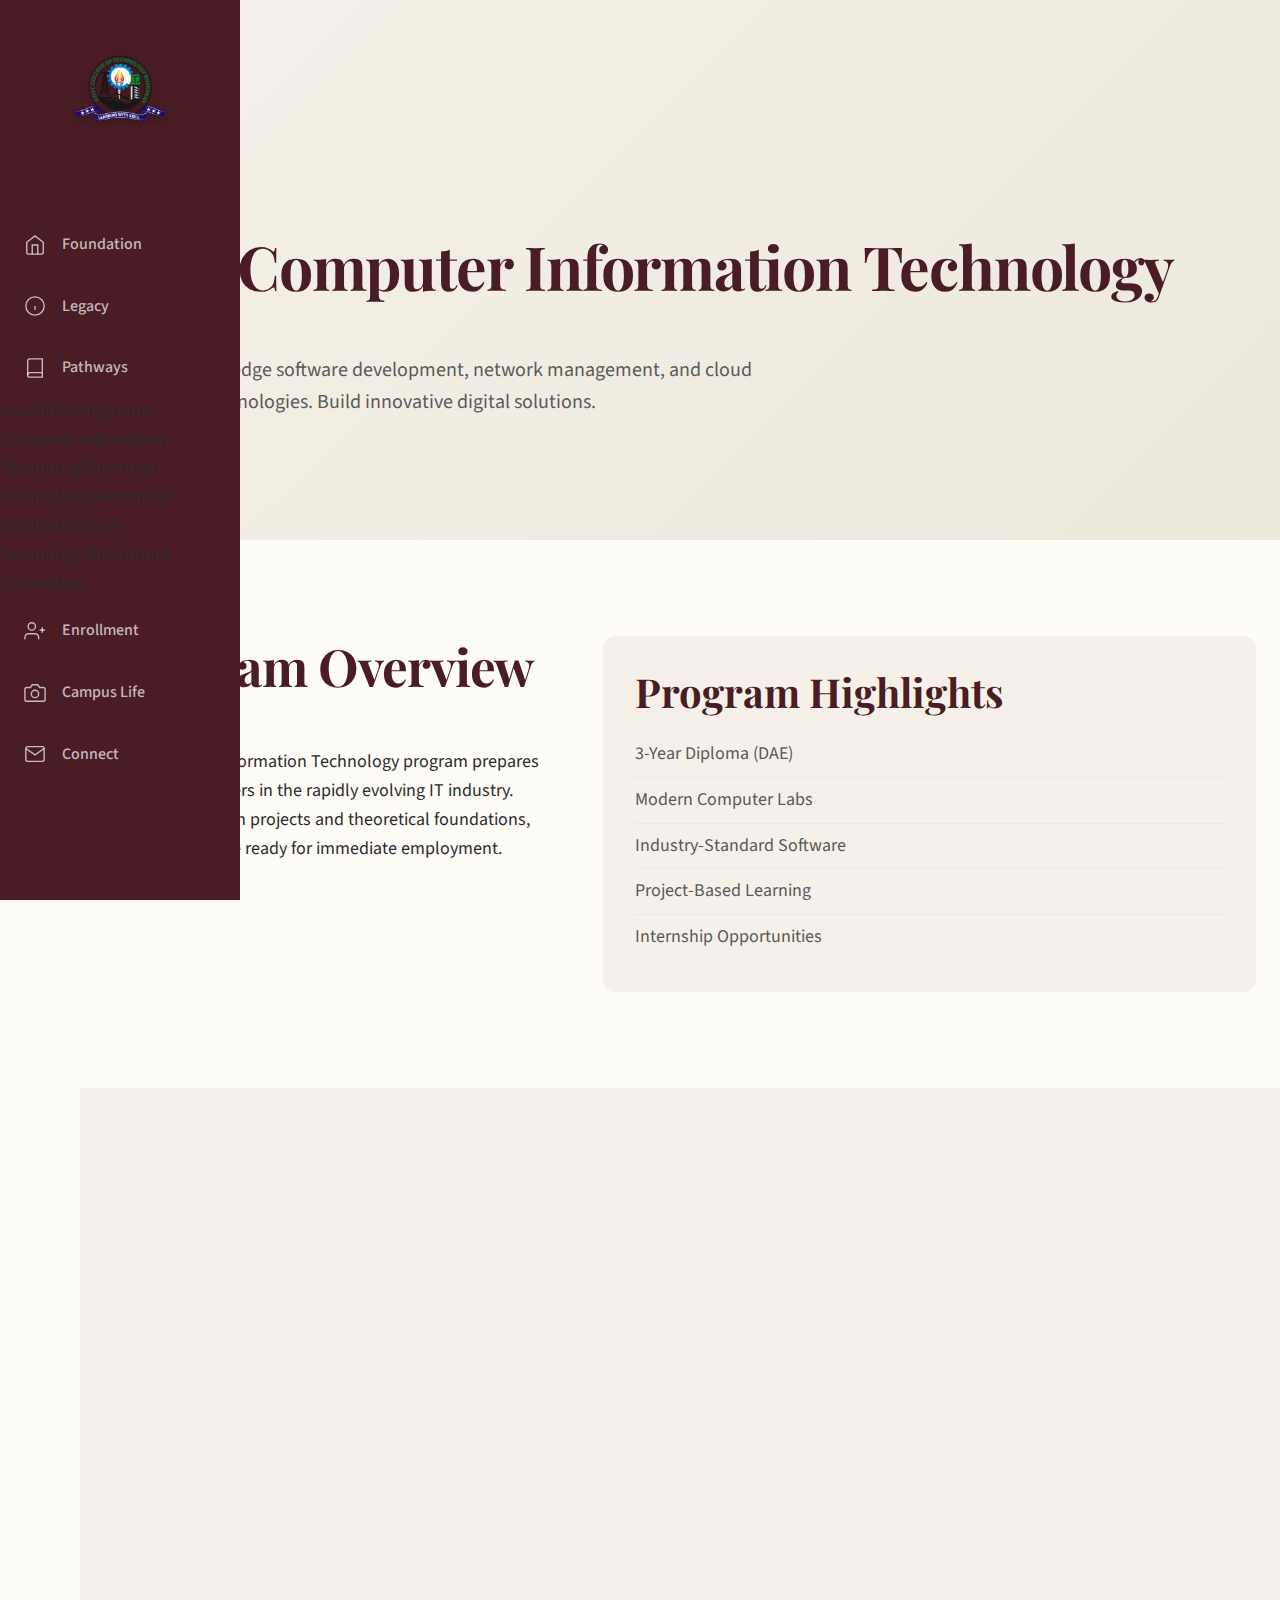
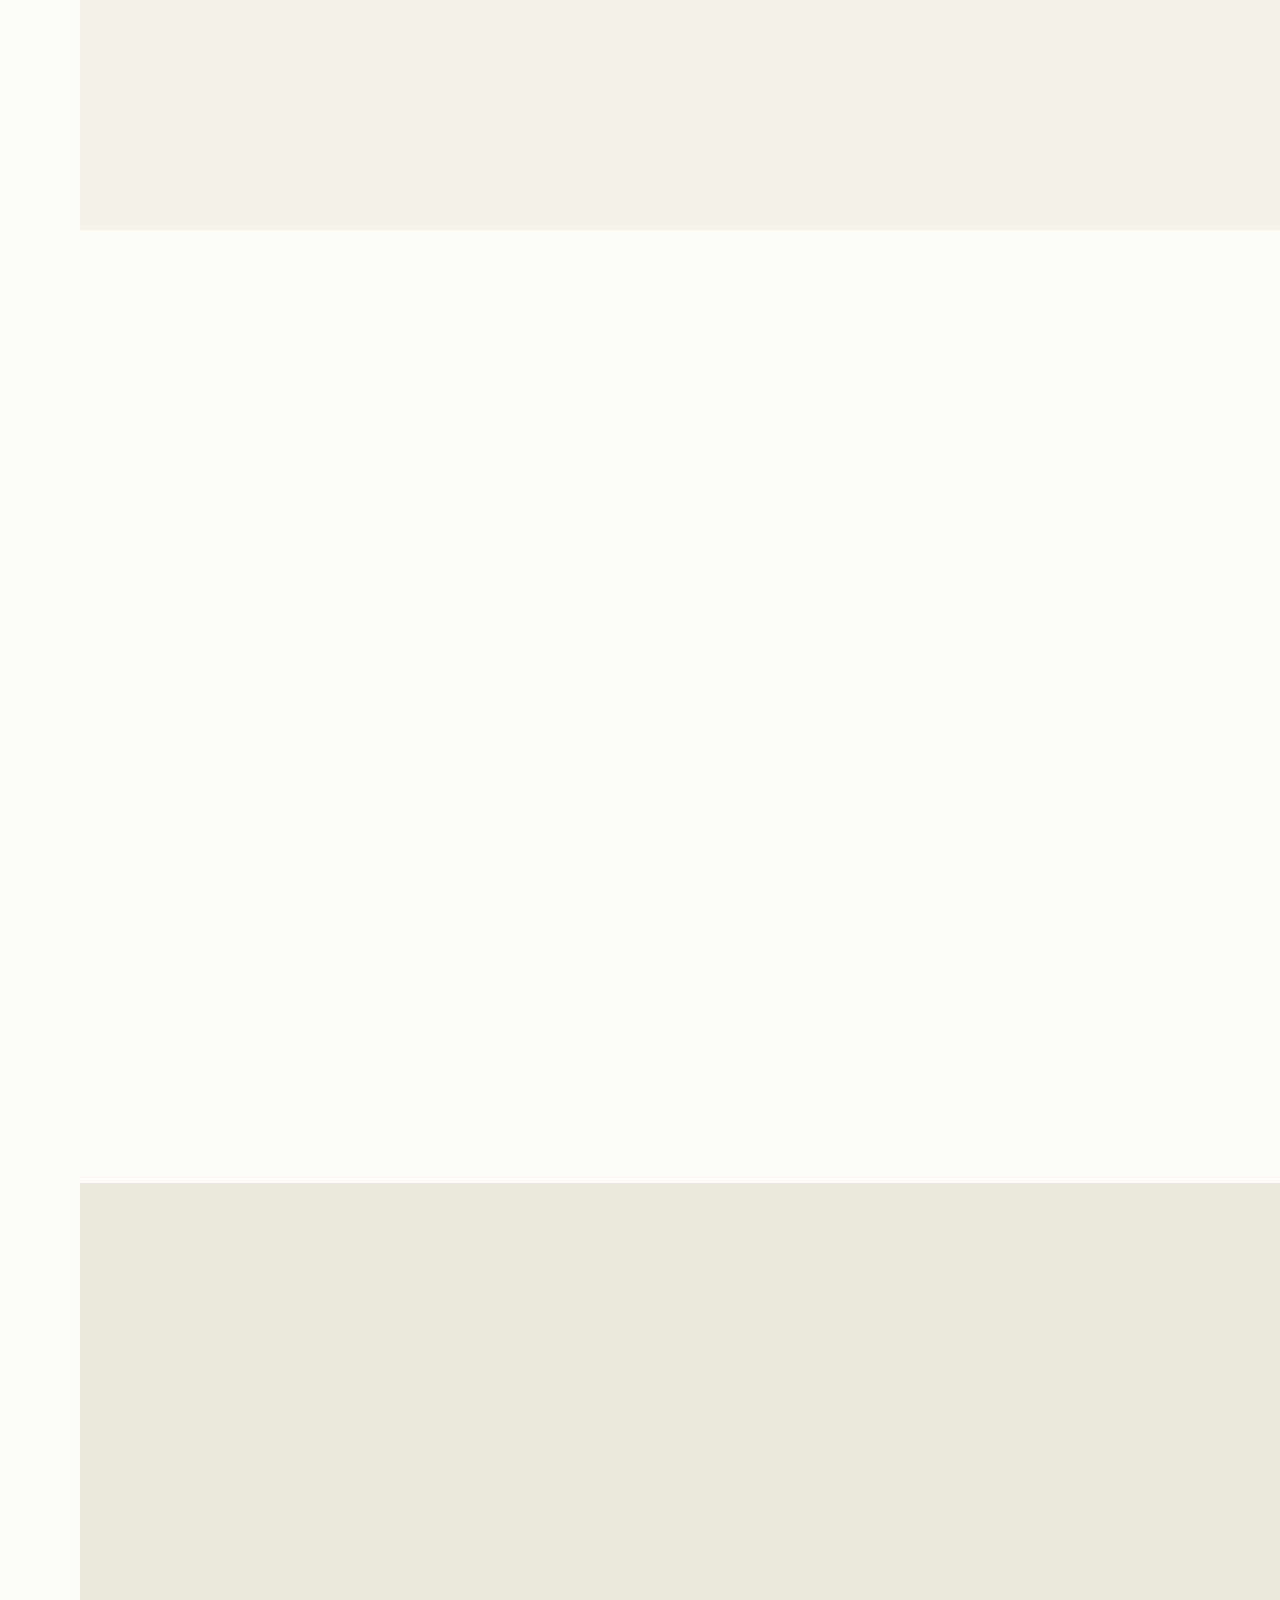
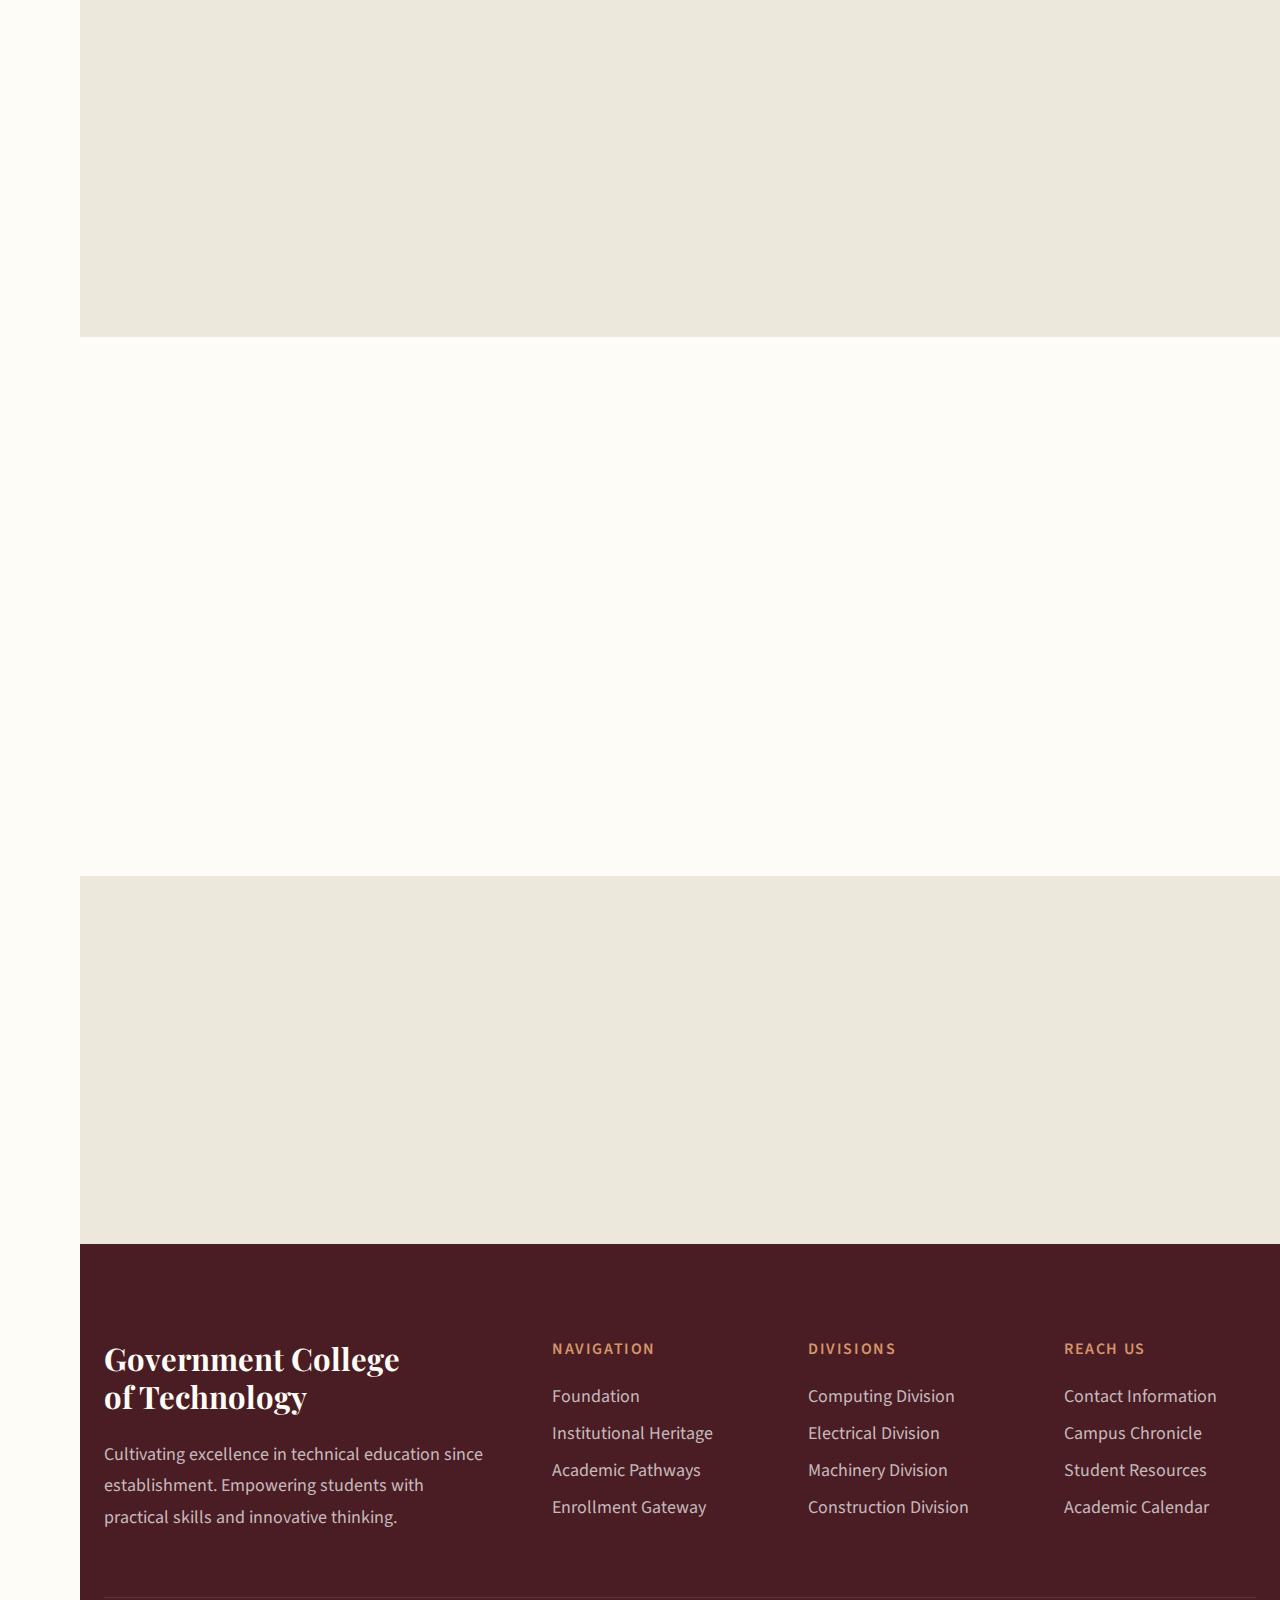
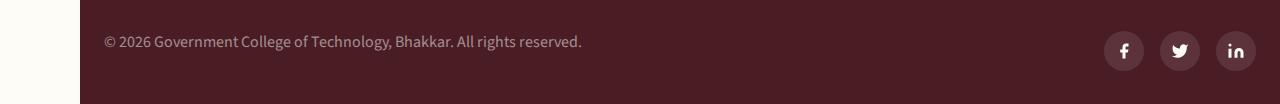
<file: divisions/computing.html>
<!DOCTYPE html>
<html lang="en">

<head>
    <meta charset="UTF-8">
    <meta name="viewport" content="width=device-width, initial-scale=1.0">
    <meta name="description"
        content="DAE Computer Information Technology at GCT Bhakkar - Software development, networking, databases, and cybersecurity.">
    <link rel="icon" type="image/png" href="../images/GCT-Logo.png">
    <title>DAE Computer Information Technology | GCT Bhakkar</title>
    <link rel="preconnect" href="https://fonts.googleapis.com">
    <link rel="preconnect" href="https://fonts.gstatic.com" crossorigin>
    <link
        href="https://fonts.googleapis.com/css2?family=Playfair+Display:wght@400;700&family=Source+Sans+3:wght@400;600&display=swap"
        rel="stylesheet">
    <link rel="stylesheet" href="../styles/tokens.css">
    <link rel="stylesheet" href="../styles/foundation.css">
    <link rel="stylesheet" href="../styles/layout.css">
    <link rel="stylesheet" href="../styles/components.css">
    <link rel="stylesheet" href="../styles/animations.css">
    <link rel="stylesheet" href="../styles/icons.css">
</head>

<body>
    <a href="#main-content" class="skip-link">Skip to main content</a>
    <div class="page-loader">
        <div class="loader-spinner"></div>
    </div>

    <div class="page-wrapper">
        <main class="main-content" id="main-content">

            <section class="section section--hero"
                style="min-height: 60vh; background: linear-gradient(135deg, var(--color-parchment), var(--color-cream));">
                <div class="container">
                    <span class="section-eyebrow" data-reveal="fade-up">DAE Program</span>
                    <h1 data-reveal="fade-up" data-delay="100">DAE Computer Information Technology</h1>
                    <div class="divider" data-reveal="fade-up" data-delay="200"></div>
                    <p class="hero-desc" data-reveal="fade-up" data-delay="300">
                        Master cutting-edge software development, network management, and cloud
                        computing technologies. Build innovative digital solutions.
                    </p>
                </div>
            </section>

            <section class="section">
                <div class="container">
                    <div class="grid grid--editorial">
                        <div>
                            <h2 data-reveal="fade-up">Program Overview</h2>
                            <div class="divider" data-reveal="fade-up" data-delay="100"></div>
                            <p data-reveal="fade-up" data-delay="200">
                                The Computer Information Technology program prepares students for careers
                                in the rapidly evolving IT industry. Through hands-on projects and
                                theoretical foundations, graduates emerge ready for immediate employment.
                            </p>
                            <p data-reveal="fade-up" data-delay="300">
                                Our curriculum covers programming languages, database systems, computer
                                networks, web development, and hardware maintenance.
                            </p>
                        </div>
                        <div class="program-highlights" data-reveal="fade-left">
                            <h3>Program Highlights</h3>
                            <ul>
                                <li>3-Year Diploma (DAE)</li>
                                <li>Modern Computer Labs</li>
                                <li>Industry-Standard Software</li>
                                <li>Project-Based Learning</li>
                                <li>Internship Opportunities</li>
                            </ul>
                        </div>
                    </div>
                </div>
            </section>

            <!-- What You'll Learn -->
            <section class="section section--alt">
                <div class="container">
                    <div class="section-header">
                        <span class="section-eyebrow" data-reveal="fade-up">Core Skills</span>
                        <h2 class="section-title" data-reveal="fade-up" data-delay="100">What You'll Learn</h2>
                    </div>
                    <div class="grid grid--4">
                        <div class="skill-card" data-reveal="fade-up">
                            <div class="skill-icon icon">
                                <svg viewBox="0 0 24 24">
                                    <rect x="2" y="3" width="20" height="14" rx="2" ry="2" />
                                    <path d="M8 21h8M12 17v4" />
                                </svg>
                            </div>
                            <h4>Programming</h4>
                            <p>C, C++, Java, Python, and web technologies</p>
                        </div>
                        <div class="skill-card" data-reveal="fade-up" data-delay="100">
                            <div class="skill-icon icon">
                                <svg viewBox="0 0 24 24">
                                    <circle cx="12" cy="12" r="10" />
                                    <path
                                        d="M2 12h20M12 2a15.3 15.3 0 014 10 15.3 15.3 0 01-4 10 15.3 15.3 0 01-4-10 15.3 15.3 0 014-10z" />
                                </svg>
                            </div>
                            <h4>Networking</h4>
                            <p>LAN/WAN, TCP/IP, Cisco networking</p>
                        </div>
                        <div class="skill-card" data-reveal="fade-up" data-delay="200">
                            <div class="skill-icon icon">
                                <svg viewBox="0 0 24 24">
                                    <ellipse cx="12" cy="5" rx="9" ry="3" />
                                    <path d="M21 12c0 1.66-4 3-9 3s-9-1.34-9-3" />
                                    <path d="M3 5v14c0 1.66 4 3 9 3s9-1.34 9-3V5" />
                                </svg>
                            </div>
                            <h4>Database</h4>
                            <p>SQL, MySQL, database design</p>
                        </div>
                        <div class="skill-card" data-reveal="fade-up" data-delay="300">
                            <div class="skill-icon icon">
                                <svg viewBox="0 0 24 24">
                                    <path d="M12 2L2 7l10 5 10-5-10-5z" />
                                    <path d="M2 17l10 5 10-5M2 12l10 5 10-5" />
                                </svg>
                            </div>
                            <h4>Web Development</h4>
                            <p>HTML, CSS, JavaScript, PHP</p>
                        </div>
                        <div class="skill-card" data-reveal="fade-up" data-delay="400">
                            <div class="skill-icon icon">
                                <svg viewBox="0 0 24 24">
                                    <path d="M12 22s8-4 8-10V5l-8-3-8 3v7c0 6 8 10 8 10z" />
                                </svg>
                            </div>
                            <h4>Cybersecurity</h4>
                            <p>Network security, ethical hacking basics</p>
                        </div>
                        <div class="skill-card" data-reveal="fade-up" data-delay="500">
                            <div class="skill-icon icon">
                                <svg viewBox="0 0 24 24">
                                    <path d="M18 10h-1.26A8 8 0 109 20h9a5 5 0 000-10z" />
                                </svg>
                            </div>
                            <h4>Cloud Computing</h4>
                            <p>Cloud services, virtualization</p>
                        </div>
                        <div class="skill-card" data-reveal="fade-up" data-delay="600">
                            <div class="skill-icon icon">
                                <svg viewBox="0 0 24 24">
                                    <rect x="5" y="2" width="14" height="20" rx="2" ry="2" />
                                    <path d="M12 18h.01" />
                                </svg>
                            </div>
                            <h4>Mobile Apps</h4>
                            <p>Android development fundamentals</p>
                        </div>
                        <div class="skill-card" data-reveal="fade-up" data-delay="700">
                            <div class="skill-icon icon">
                                <svg viewBox="0 0 24 24">
                                    <circle cx="12" cy="12" r="3" />
                                    <path
                                        d="M19.4 15a1.65 1.65 0 00.33 1.82l.06.06a2 2 0 010 2.83 2 2 0 01-2.83 0l-.06-.06a1.65 1.65 0 00-1.82-.33 1.65 1.65 0 00-1 1.51V21a2 2 0 01-4 0v-.09A1.65 1.65 0 009 19.4a1.65 1.65 0 00-1.82.33l-.06.06a2 2 0 01-2.83 0 2 2 0 010-2.83l.06-.06a1.65 1.65 0 00.33-1.82 1.65 1.65 0 00-1.51-1H3a2 2 0 010-4h.09A1.65 1.65 0 004.6 9a1.65 1.65 0 00-.33-1.82l-.06-.06a2 2 0 010-2.83 2 2 0 012.83 0l.06.06a1.65 1.65 0 001.82.33H9a1.65 1.65 0 001-1.51V3a2 2 0 014 0v.09a1.65 1.65 0 001 1.51 1.65 1.65 0 001.82-.33l.06-.06a2 2 0 012.83 0 2 2 0 010 2.83l-.06.06a1.65 1.65 0 00-.33 1.82V9a1.65 1.65 0 001.51 1H21a2 2 0 010 4h-.09a1.65 1.65 0 00-1.51 1z" />
                                </svg>
                            </div>
                            <h4>Software Engineering</h4>
                            <p>SDLC, project management, testing</p>
                        </div>
                    </div>
                </div>
            </section>

            <!-- Full Curriculum -->
            <section class="section">
                <div class="container">
                    <div class="section-header">
                        <span class="section-eyebrow" data-reveal="fade-up">PBTE Standards</span>
                        <h2 class="section-title" data-reveal="fade-up" data-delay="100">Complete Curriculum</h2>
                        <p class="section-subtitle" data-reveal="fade-up" data-delay="200">
                            Comprehensive 3-year DAE program as per PBTE standards
                        </p>
                    </div>
                    <div class="grid grid--3">
                        <div class="year-card" data-reveal="fade-up">
                            <h3>First Year</h3>
                            <span class="year-subtitle">Foundation Studies</span>
                            <div class="course-list">
                                <div class="course-item">
                                    <span class="course-code">GEN-111</span>
                                    <span>Islamiat & Pak Studies</span>
                                </div>
                                <div class="course-item">
                                    <span class="course-code">Eng-112</span>
                                    <span>English</span>
                                </div>
                                <div class="course-item">
                                    <span class="course-code">Math-123</span>
                                    <span>Applied Mathematics-I</span>
                                </div>
                                <div class="course-item">
                                    <span class="course-code">CIT-103</span>
                                    <span>Introduction to Computing</span>
                                </div>
                                <div class="course-item">
                                    <span class="course-code">CIT-114</span>
                                    <span>Introduction to Programming</span>
                                </div>
                                <div class="course-item">
                                    <span class="course-code">CIT-124</span>
                                    <span>Basic Electronics</span>
                                </div>
                            </div>
                        </div>
                        <div class="year-card" data-reveal="fade-up" data-delay="100">
                            <h3>Second Year</h3>
                            <span class="year-subtitle">Core Development Skills</span>
                            <div class="course-list">
                                <div class="course-item">
                                    <span class="course-code">Math-233</span>
                                    <span>Applied Mathematics-II</span>
                                </div>
                                <div class="course-item">
                                    <span class="course-code">CIT-203</span>
                                    <span>Data Communication & Networks</span>
                                </div>
                                <div class="course-item">
                                    <span class="course-code">CIT-222</span>
                                    <span>Operating System</span>
                                </div>
                                <div class="course-item">
                                    <span class="course-code">CIT-283</span>
                                    <span>Database Management System</span>
                                </div>
                                <div class="course-item">
                                    <span class="course-code">CIT-204</span>
                                    <span>Web Development</span>
                                </div>
                                <div class="course-item">
                                    <span class="course-code">CIT-273</span>
                                    <span>Digital Logic Design</span>
                                </div>
                            </div>
                        </div>
                        <div class="year-card" data-reveal="fade-up" data-delay="200">
                            <h3>Third Year</h3>
                            <span class="year-subtitle">Specialization & Industry</span>
                            <div class="course-list">
                                <div class="course-item">
                                    <span class="course-code">CIT-312</span>
                                    <span>Internet of Things</span>
                                </div>
                                <div class="course-item">
                                    <span class="course-code">CIT-314</span>
                                    <span>Mobile App Development</span>
                                </div>
                                <div class="course-item">
                                    <span class="course-code">CIT-372</span>
                                    <span>UI/UX Design</span>
                                </div>
                                <div class="course-item">
                                    <span class="course-code">CIT-381</span>
                                    <span>Software Quality Assurance</span>
                                </div>
                                <div class="course-item">
                                    <span class="course-code">CIT-322</span>
                                    <span>Entrepreneurship & Freelancing</span>
                                </div>
                                <div class="course-item">
                                    <span class="course-code">CIT-392</span>
                                    <span>Final Year Project</span>
                                </div>
                            </div>
                        </div>
                    </div>

                    <!-- Program Stats -->
                    <div class="grid grid--4 mt-2xl">
                        <div class="program-stat" data-reveal="fade-up">
                            <span class="stat-value">3 Years</span>
                            <span class="stat-label">Duration</span>
                        </div>
                        <div class="program-stat" data-reveal="fade-up" data-delay="100">
                            <span class="stat-value">60%</span>
                            <span class="stat-label">Practical Work</span>
                        </div>
                        <div class="program-stat" data-reveal="fade-up" data-delay="200">
                            <span class="stat-value">PBTE</span>
                            <span class="stat-label">Certification</span>
                        </div>
                        <div class="program-stat" data-reveal="fade-up" data-delay="300">
                            <span class="stat-value">Yes</span>
                            <span class="stat-label">Internship</span>
                        </div>
                    </div>
                </div>
            </section>

            <!-- Faculty Section -->
            <section class="section section--cream">
                <div class="container">
                    <div class="section-header">
                        <span class="section-eyebrow" data-reveal="fade-up">Our Team</span>
                        <h2 class="section-title" data-reveal="fade-up" data-delay="100">Meet Our Faculty</h2>
                        <p class="section-subtitle" data-reveal="fade-up" data-delay="200">
                            Dedicated professionals shaping the future of technology education
                        </p>
                    </div>
                    <div class="grid grid--4">
                        <div class="faculty-card" data-reveal="fade-up">
                            <div class="faculty-avatar">RMH</div>
                            <h4>Rao Muhammad Haziq</h4>
                            <span class="faculty-role">Head of Department</span>
                            <span class="faculty-qual">MS Computer Science</span>
                        </div>
                        <div class="faculty-card" data-reveal="fade-up" data-delay="100">
                            <div class="faculty-avatar">IA</div>
                            <h4>Ijaz Ahmad</h4>
                            <span class="faculty-role">Junior Instructor</span>
                            <span class="faculty-qual">MS Computer Science</span>
                        </div>
                        <div class="faculty-card" data-reveal="fade-up" data-delay="200">
                            <div class="faculty-avatar">MMU</div>
                            <h4>Mirza Muhammad Ubaid</h4>
                            <span class="faculty-role">Electrical Engineer</span>
                            <span class="faculty-qual">Computer Science</span>
                        </div>
                        <div class="faculty-card" data-reveal="fade-up" data-delay="300">
                            <div class="faculty-avatar">MTA</div>
                            <h4>M Tahir Ali</h4>
                            <span class="faculty-role">Lecturer</span>
                            <span class="faculty-qual">M.Phil Computer Science</span>
                        </div>
                    </div>
                </div>
            </section>

            <!-- Career Opportunities -->
            <section class="section">
                <div class="container">
                    <div class="section-header">
                        <span class="section-eyebrow" data-reveal="fade-up">After Graduation</span>
                        <h2 class="section-title" data-reveal="fade-up" data-delay="100">Career Opportunities</h2>
                    </div>
                    <div class="grid grid--4">
                        <div class="career-card" data-reveal="fade-up">
                            <h4>Software Developer</h4>
                            <p>Build applications and software solutions</p>
                        </div>
                        <div class="career-card" data-reveal="fade-up" data-delay="100">
                            <h4>Network Administrator</h4>
                            <p>Manage and maintain computer networks</p>
                        </div>
                        <div class="career-card" data-reveal="fade-up" data-delay="200">
                            <h4>Database Manager</h4>
                            <p>Design and manage database systems</p>
                        </div>
                        <div class="career-card" data-reveal="fade-up" data-delay="300">
                            <h4>Web Developer</h4>
                            <p>Create websites and web applications</p>
                        </div>
                    </div>
                </div>
            </section>

            <section class="section section--cream">
                <div class="container" style="text-align: center;">
                    <h2 data-reveal="fade-up">Ready to Begin?</h2>
                    <p data-reveal="fade-up" data-delay="100">Start your journey in computing technology today.</p>
                    <div class="flex justify-center gap-md mt-xl" data-reveal="fade-up" data-delay="200">
                        <a href="../enrollment.html" class="btn btn--primary">Apply Now</a>
                        <a href="../pathways.html" class="btn btn--secondary">View All Programs</a>
                    </div>
                </div>
            </section>

            <div id="footer-placeholder"></div>
        </main>
    </div>

    <script src="../scripts/navigation.js"></script>
    <script src="../scripts/reveals.js"></script>
    <script src="../scripts/app.js"></script>

    <style>
        .hero-desc {
            font-size: var(--text-lg);
            color: var(--color-slate);
            max-width: 700px;
        }

        .program-highlights {
            background: var(--color-parchment);
            padding: var(--space-xl);
            border-radius: var(--radius-lg);
        }

        .program-highlights h3 {
            font-family: var(--font-display);
            color: var(--color-wine);
            margin-bottom: var(--space-md);
        }

        .program-highlights ul {
            list-style: none;
        }

        .program-highlights li {
            padding: var(--space-sm) 0;
            border-bottom: 1px solid var(--color-cream);
            color: var(--color-slate);
        }

        .program-highlights li:last-child {
            border-bottom: none;
        }

        .year-card {
            background: var(--color-ivory);
            padding: var(--space-xl);
            border-radius: var(--radius-lg);
        }

        .year-card h3 {
            font-family: var(--font-display);
            color: var(--color-wine);
            margin-bottom: var(--space-xs);
        }

        .year-subtitle {
            display: block;
            color: var(--color-copper);
            font-size: var(--text-sm);
            margin-bottom: var(--space-md);
            padding-bottom: var(--space-sm);
            border-bottom: 1px solid var(--color-cream);
        }

        .course-list {
            display: flex;
            flex-direction: column;
            gap: var(--space-xs);
        }

        .course-item {
            display: flex;
            gap: var(--space-sm);
            font-size: var(--text-sm);
            color: var(--color-slate);
        }

        .course-code {
            font-family: var(--font-mono);
            font-size: var(--text-xs);
            background: var(--color-parchment);
            padding: 2px 6px;
            border-radius: var(--radius-sm);
            color: var(--color-burgundy);
            font-weight: var(--weight-medium);
        }

        .skill-card {
            background: var(--color-ivory);
            padding: var(--space-lg);
            border-radius: var(--radius-lg);
            text-align: center;
            transition: all var(--duration-normal) var(--ease-default);
        }

        .skill-card:hover {
            transform: translateY(-4px);
            box-shadow: var(--shadow-md);
        }

        .skill-icon {
            font-size: 2rem;
            margin-bottom: var(--space-sm);
        }

        .skill-card h4 {
            font-family: var(--font-display);
            color: var(--color-wine);
            margin-bottom: var(--space-xs);
            font-size: var(--text-md);
        }

        .skill-card p {
            color: var(--color-slate);
            font-size: var(--text-sm);
            margin: 0;
        }

        .program-stat {
            background: var(--color-parchment);
            padding: var(--space-lg);
            border-radius: var(--radius-lg);
            text-align: center;
        }

        .stat-value {
            display: block;
            font-family: var(--font-display);
            font-size: var(--text-xl);
            color: var(--color-burgundy);
            font-weight: var(--weight-bold);
        }

        .stat-label {
            font-size: var(--text-sm);
            color: var(--color-slate);
        }

        .faculty-card {
            background: var(--color-ivory);
            padding: var(--space-xl);
            border-radius: var(--radius-lg);
            text-align: center;
        }

        .faculty-avatar {
            width: 80px;
            height: 80px;
            background: linear-gradient(135deg, var(--color-burgundy), var(--color-wine));
            color: var(--color-ivory);
            border-radius: 50%;
            display: flex;
            align-items: center;
            justify-content: center;
            font-family: var(--font-display);
            font-size: var(--text-lg);
            font-weight: var(--weight-bold);
            margin: 0 auto var(--space-md);
        }

        .faculty-card h4 {
            font-family: var(--font-display);
            color: var(--color-wine);
            margin-bottom: var(--space-xs);
        }

        .faculty-role {
            display: block;
            color: var(--color-copper);
            font-size: var(--text-sm);
            margin-bottom: var(--space-xs);
        }

        .faculty-qual {
            color: var(--color-slate);
            font-size: var(--text-xs);
        }

        .career-card {
            background: var(--color-parchment);
            padding: var(--space-lg);
            border-radius: var(--radius-lg);
            text-align: center;
            transition: all var(--duration-normal) var(--ease-default);
        }

        .career-card:hover {
            transform: translateY(-4px);
            background: var(--color-ivory);
        }

        .career-card h4 {
            font-family: var(--font-display);
            color: var(--color-wine);
            margin-bottom: var(--space-xs);
        }

        .career-card p {
            color: var(--color-slate);
            font-size: var(--text-sm);
            margin: 0;
        }
    </style>
</body>

</html>
</file>
<file: styles/tokens.css>
/*
 * GCT Website - Design Tokens
 * A warm, academic color palette with elegant typography
 */

:root {
   /* ==========================================
     COLOR PALETTE
     ========================================== */

   /* Primary Backgrounds */
   --color-ivory: #FEFCF6;
   --color-parchment: #F5F1E8;
   --color-cream: #EDE8DC;
   --color-sand: #E4DFD3;

   /* Accent Colors */
   --color-burgundy: #722F37;
   --color-wine: #4A1C24;
   --color-copper: #B87333;
   --color-copper-light: #D4956A;
   --color-copper-dark: #8B5A2B;

   /* Text Colors */
   --color-charcoal: #2D2D2D;
   --color-slate: #5A5A5A;
   --color-muted: #8A8A7A;
   --color-light: #A8A898;

   /* Utility Colors */
   --color-success: #5B7C5E;
   --color-warning: #C4893B;
   --color-error: #A63D40;
   --color-info: #4A6FA5;

   /* ==========================================
     TYPOGRAPHY
     ========================================== */

   /* Font Families */
   --font-display: 'Playfair Display', Georgia, serif;
   --font-body: 'Source Sans 3', -apple-system, BlinkMacSystemFont, 'Segoe UI', sans-serif;
   --font-mono: 'JetBrains Mono', 'Fira Code', monospace;

   /* Font Sizes - Fluid Typography */
   --text-xs: clamp(0.75rem, 0.7rem + 0.25vw, 0.875rem);
   --text-sm: clamp(0.875rem, 0.8rem + 0.3vw, 1rem);
   --text-base: clamp(1rem, 0.9rem + 0.4vw, 1.125rem);
   --text-lg: clamp(1.125rem, 1rem + 0.5vw, 1.25rem);
   --text-xl: clamp(1.25rem, 1.1rem + 0.6vw, 1.5rem);
   --text-2xl: clamp(1.5rem, 1.3rem + 0.8vw, 2rem);
   --text-3xl: clamp(2rem, 1.6rem + 1.2vw, 2.5rem);
   --text-4xl: clamp(2.5rem, 2rem + 1.5vw, 3.5rem);
   --text-5xl: clamp(3rem, 2.2rem + 2vw, 4.5rem);

   /* Font Weights */
   --weight-light: 300;
   --weight-regular: 400;
   --weight-medium: 500;
   --weight-semibold: 600;
   --weight-bold: 700;

   /* Line Heights */
   --leading-tight: 1.2;
   --leading-snug: 1.35;
   --leading-normal: 1.6;
   --leading-relaxed: 1.75;

   /* Letter Spacing */
   --tracking-tight: -0.02em;
   --tracking-normal: 0;
   --tracking-wide: 0.05em;
   --tracking-wider: 0.1em;
   --tracking-widest: 0.2em;

   /* ==========================================
     SPACING SCALE
     ========================================== */

   --space-xs: 0.25rem;
   /* 4px */
   --space-sm: 0.5rem;
   /* 8px */
   --space-md: 1rem;
   /* 16px */
   --space-lg: 1.5rem;
   /* 24px */
   --space-xl: 2rem;
   /* 32px */
   --space-2xl: 3rem;
   /* 48px */
   --space-3xl: 4rem;
   /* 64px */
   --space-4xl: 6rem;
   /* 96px */
   --space-5xl: 8rem;
   /* 128px */

   /* ==========================================
     LAYOUT
     ========================================== */

   --container-sm: 640px;
   --container-md: 768px;
   --container-lg: 1024px;
   --container-xl: 1280px;
   --container-2xl: 1440px;

   --side-nav-width: 80px;
   --side-nav-expanded: 240px;

   /* ==========================================
     BORDERS & RADIUS
     ========================================== */

   --radius-sm: 4px;
   --radius-md: 8px;
   --radius-lg: 12px;
   --radius-xl: 16px;
   --radius-2xl: 24px;
   --radius-full: 9999px;

   --border-thin: 1px;
   --border-medium: 2px;
   --border-thick: 3px;

   /* ==========================================
     SHADOWS
     ========================================== */

   --shadow-xs: 0 1px 2px rgba(45, 45, 45, 0.05);
   --shadow-sm: 0 2px 4px rgba(45, 45, 45, 0.08);
   --shadow-md: 0 4px 12px rgba(45, 45, 45, 0.1);
   --shadow-lg: 0 8px 24px rgba(45, 45, 45, 0.12);
   --shadow-xl: 0 16px 48px rgba(45, 45, 45, 0.15);

   /* ==========================================
     TRANSITIONS
     ========================================== */

   --duration-fast: 150ms;
   --duration-normal: 300ms;
   --duration-slow: 500ms;
   --duration-slower: 700ms;

   --ease-default: cubic-bezier(0.4, 0, 0.2, 1);
   --ease-in: cubic-bezier(0.4, 0, 1, 1);
   --ease-out: cubic-bezier(0, 0, 0.2, 1);
   --ease-bounce: cubic-bezier(0.68, -0.55, 0.265, 1.55);

   /* ==========================================
     Z-INDEX SCALE
     ========================================== */

   --z-base: 0;
   --z-raised: 10;
   --z-navigation: 100;
   --z-overlay: 200;
   --z-modal: 300;
   --z-toast: 400;
}

/* Light theme only - dark theme removed */
</file>
<file: styles/layout.css>
/*
 * GCT Website - Layout System
 * Grid, flexbox utilities, and layout components
 */

/* ==========================================
   MAIN LAYOUT STRUCTURE
   ========================================== */

.page-wrapper {
    display: flex;
    min-height: 100vh;
    width: 100%;
    overflow-x: hidden;
}

.main-content {
    flex: 1;
    min-width: 0;
    /* Critical for preventing flex item overflow */
    margin-left: var(--side-nav-width);
    transition: margin-left var(--duration-normal) var(--ease-default);
}

@media (max-width: 768px) {
    .main-content {
        margin-left: 0;
        margin-top: 0;
        margin-bottom: 100px;
    }
}

/* ==========================================
   CONTAINER
   ========================================== */

.container {
    width: 100%;
    max-width: var(--container-xl);
    margin: 0 auto;
    padding-left: var(--space-lg);
    padding-right: var(--space-lg);
}

.container--narrow {
    max-width: var(--container-md);
}

.container--wide {
    max-width: var(--container-2xl);
}

.container--full {
    max-width: none;
    padding-left: var(--space-xl);
    padding-right: var(--space-xl);
}

/* ==========================================
   SECTIONS
   ========================================== */

.section {
    padding-top: var(--space-4xl);
    padding-bottom: var(--space-4xl);
    position: relative;
    /* Ensure it contains absolute elements */
}

.section--hero {
    min-height: 100vh;
    display: flex;
    align-items: center;
    padding-top: var(--space-5xl);
    padding-bottom: var(--space-3xl);
}

.section--compact {
    padding-top: var(--space-3xl);
    padding-bottom: var(--space-3xl);
}

.section--alt {
    background-color: var(--color-parchment);
}

.section--cream {
    background-color: var(--color-cream);
}

/* Section Headers */
.section-header {
    text-align: center;
    max-width: 720px;
    margin: 0 auto var(--space-3xl);
}

.section-header--left {
    text-align: left;
    margin-left: 0;
}

.section-eyebrow {
    display: inline-block;
    font-family: var(--font-body);
    font-size: var(--text-sm);
    font-weight: var(--weight-semibold);
    text-transform: uppercase;
    letter-spacing: var(--tracking-widest);
    color: var(--color-copper);
    margin-bottom: var(--space-md);
}

.section-title {
    margin-bottom: var(--space-lg);
}

.section-subtitle {
    font-size: var(--text-lg);
    color: var(--color-slate);
    line-height: var(--leading-relaxed);
}

/* ==========================================
   GRID SYSTEM
   ========================================== */

.grid {
    display: grid;
    gap: var(--space-xl);
}

.grid--2 {
    grid-template-columns: repeat(2, 1fr);
}

.grid--3 {
    grid-template-columns: repeat(3, 1fr);
}

.grid--4 {
    grid-template-columns: repeat(4, 1fr);
}

/* Asymmetric Grids */
.grid--editorial {
    grid-template-columns: 1fr 1.5fr;
    gap: var(--space-3xl);
}

.grid--editorial-reverse {
    grid-template-columns: 1.5fr 1fr;
    gap: var(--space-3xl);
}

.grid--sidebar {
    grid-template-columns: 300px 1fr;
    gap: var(--space-2xl);
}

/* Responsive Grid */
@media (max-width: 1024px) {
    .grid--4 {
        grid-template-columns: repeat(2, 1fr);
    }

    .grid--editorial,
    .grid--editorial-reverse {
        grid-template-columns: 1fr;
    }
}

@media (max-width: 768px) {

    .grid--2,
    .grid--3,
    .grid--4 {
        grid-template-columns: 1fr;
    }

    .grid--sidebar {
        grid-template-columns: 1fr;
    }
}

/* ==========================================
   FLEXBOX UTILITIES
   ========================================== */

.flex {
    display: flex;
}

.flex-col {
    flex-direction: column;
}

.flex-wrap {
    flex-wrap: wrap;
}

.items-start {
    align-items: flex-start;
}

.items-center {
    align-items: center;
}

.items-end {
    align-items: flex-end;
}

.justify-start {
    justify-content: flex-start;
}

.justify-center {
    justify-content: center;
}

.justify-end {
    justify-content: flex-end;
}

.justify-between {
    justify-content: space-between;
}

.gap-sm {
    gap: var(--space-sm);
}

.gap-md {
    gap: var(--space-md);
}

.gap-lg {
    gap: var(--space-lg);
}

.gap-xl {
    gap: var(--space-xl);
}

.gap-2xl {
    gap: var(--space-2xl);
}

/* ==========================================
   SPACING UTILITIES
   ========================================== */

/* Margin */
.mt-sm {
    margin-top: var(--space-sm);
}

.mt-md {
    margin-top: var(--space-md);
}

.mt-lg {
    margin-top: var(--space-lg);
}

.mt-xl {
    margin-top: var(--space-xl);
}

.mt-2xl {
    margin-top: var(--space-2xl);
}

.mt-3xl {
    margin-top: var(--space-3xl);
}

.mb-sm {
    margin-bottom: var(--space-sm);
}

.mb-md {
    margin-bottom: var(--space-md);
}

.mb-lg {
    margin-bottom: var(--space-lg);
}

.mb-xl {
    margin-bottom: var(--space-xl);
}

.mb-2xl {
    margin-bottom: var(--space-2xl);
}

.mb-3xl {
    margin-bottom: var(--space-3xl);
}

/* Padding */
.pt-sm {
    padding-top: var(--space-sm);
}

.pt-md {
    padding-top: var(--space-md);
}

.pt-lg {
    padding-top: var(--space-lg);
}

.pt-xl {
    padding-top: var(--space-xl);
}

.pt-2xl {
    padding-top: var(--space-2xl);
}

.pb-sm {
    padding-bottom: var(--space-sm);
}

.pb-md {
    padding-bottom: var(--space-md);
}

.pb-lg {
    padding-bottom: var(--space-lg);
}

.pb-xl {
    padding-bottom: var(--space-xl);
}

.pb-2xl {
    padding-bottom: var(--space-2xl);
}

/* ==========================================
   DIVIDERS
   ========================================== */

.divider {
    width: 60px;
    height: 3px;
    background: linear-gradient(90deg, var(--color-burgundy), var(--color-copper));
    border-radius: var(--radius-full);
    margin: var(--space-lg) 0;
}

.divider--center {
    margin-left: auto;
    margin-right: auto;
}

.divider--long {
    width: 120px;
}

/* ==========================================
   DECORATIVE ELEMENTS
   ========================================== */

.accent-line {
    position: relative;
}

.accent-line::before {
    content: '';
    position: absolute;
    left: -var(--space-xl);
    top: 50%;
    transform: translateY(-50%);
    width: 40px;
    height: 2px;
    background-color: var(--color-copper);
}

/* Background Patterns */
.bg-pattern {
    position: relative;
}

.bg-pattern::before {
    content: '';
    position: absolute;
    top: 0;
    left: 0;
    right: 0;
    bottom: 0;
    background-image:
        radial-gradient(circle at 20% 80%, var(--color-cream) 0%, transparent 50%),
        radial-gradient(circle at 80% 20%, var(--color-sand) 0%, transparent 50%);
    opacity: 0.5;
    pointer-events: none;
    z-index: -1;
}
</file>
<file: styles/components.css>
/*
 * GCT Website - UI Components
 * Buttons, cards, navigation, and other components
 */

/* ==========================================
   BUTTONS
   ========================================== */

.btn {
    display: inline-flex;
    align-items: center;
    justify-content: center;
    gap: var(--space-sm);
    padding: var(--space-md) var(--space-xl);
    font-family: var(--font-body);
    font-size: var(--text-base);
    font-weight: var(--weight-semibold);
    line-height: 1;
    text-align: center;
    border-radius: var(--radius-md);
    transition: all var(--duration-normal) var(--ease-default);
    cursor: pointer;
    border: var(--border-medium) solid transparent;
}

.btn--primary {
    background-color: var(--color-burgundy);
    color: var(--color-ivory);
    border-color: var(--color-burgundy);
}

.btn--primary:hover {
    background-color: var(--color-wine);
    border-color: var(--color-wine);
    transform: translateY(-2px);
    box-shadow: var(--shadow-md);
}

.btn--secondary {
    background-color: transparent;
    color: var(--color-burgundy);
    border-color: var(--color-burgundy);
}

.btn--secondary:hover {
    background-color: var(--color-burgundy);
    color: var(--color-ivory);
    transform: translateY(-2px);
}

.btn--ghost {
    background-color: transparent;
    color: var(--color-charcoal);
    border-color: transparent;
}

.btn--ghost:hover {
    background-color: var(--color-cream);
    color: var(--color-burgundy);
}

.btn--copper {
    background-color: var(--color-copper);
    color: var(--color-ivory);
    border-color: var(--color-copper);
}

.btn--copper:hover {
    background-color: var(--color-copper-dark);
    border-color: var(--color-copper-dark);
    transform: translateY(-2px);
}

/* Button Sizes */
.btn--sm {
    padding: var(--space-sm) var(--space-md);
    font-size: var(--text-sm);
}

.btn--lg {
    padding: var(--space-lg) var(--space-2xl);
    font-size: var(--text-lg);
}

/* Button with Icon */
.btn svg {
    width: 18px;
    height: 18px;
    stroke: currentColor;
    stroke-width: 2;
    fill: none;
}

/* ==========================================
   CARDS
   ========================================== */

.card {
    background-color: var(--color-ivory);
    border-radius: var(--radius-lg);
    overflow: hidden;
    transition: all var(--duration-normal) var(--ease-default);
}

.card:hover {
    transform: translateY(-4px);
    box-shadow: var(--shadow-lg);
}

.card__image {
    width: 100%;
    aspect-ratio: 16 / 10;
    object-fit: cover;
}

.card__body {
    padding: var(--space-xl);
}

.card__eyebrow {
    font-size: var(--text-xs);
    font-weight: var(--weight-semibold);
    text-transform: uppercase;
    letter-spacing: var(--tracking-wider);
    color: var(--color-copper);
    margin-bottom: var(--space-sm);
}

.card__title {
    font-family: var(--font-display);
    font-size: var(--text-xl);
    font-weight: var(--weight-bold);
    color: var(--color-wine);
    margin-bottom: var(--space-sm);
}

.card__text {
    font-size: var(--text-base);
    color: var(--color-slate);
    line-height: var(--leading-relaxed);
}

.card__footer {
    padding: var(--space-md) var(--space-xl);
    border-top: 1px solid var(--color-cream);
}

/* Card Variants */
.card--featured {
    border: var(--border-thin) solid var(--color-sand);
    box-shadow: var(--shadow-sm);
}

.card--outlined {
    border: var(--border-medium) solid var(--color-cream);
    background-color: transparent;
}

.card--horizontal {
    display: flex;
    flex-direction: row;
}

.card--horizontal .card__image {
    width: 40%;
    aspect-ratio: auto;
    min-height: 200px;
}

.card--horizontal .card__body {
    flex: 1;
    display: flex;
    flex-direction: column;
    justify-content: center;
}

@media (max-width: 768px) {
    .card--horizontal {
        flex-direction: column;
    }

    .card--horizontal .card__image {
        width: 100%;
        aspect-ratio: 16 / 10;
    }
}

/* ==========================================
   SIDE NAVIGATION
   ========================================== */

.side-nav {
    position: fixed;
    top: 0;
    left: 0;
    width: var(--side-nav-width);
    height: 100vh;
    background-color: var(--color-wine);
    display: flex;
    flex-direction: column;
    align-items: center;
    padding: var(--space-xl) 0;
    z-index: var(--z-navigation);
    transition: width var(--duration-normal) var(--ease-default);
}

.side-nav:hover {
    width: var(--side-nav-expanded);
}

.side-nav__logo {
    width: 50px;
    height: 50px;
    margin-bottom: var(--space-3xl);
    display: flex;
    align-items: center;
    justify-content: center;
    transition: all var(--duration-normal) var(--ease-default);
}

.side-nav:hover .side-nav__logo {
    width: 120px;
    height: 120px;
}

.side-nav__logo-img {
    width: 100%;
    height: 100%;
    object-fit: contain;
    filter: drop-shadow(0 2px 4px rgba(0, 0, 0, 0.2));
}

.side-nav__menu {
    flex: 1;
    display: flex;
    flex-direction: column;
    align-items: center;
    gap: var(--space-xs);
    overflow-y: auto;
    width: 100%;
}

.side-nav__link {
    display: flex;
    align-items: center;
    gap: var(--space-md);
    width: 100%;
    padding: var(--space-md) var(--space-lg);
    color: rgba(255, 255, 255, 0.7);
    font-size: var(--text-sm);
    font-weight: var(--weight-medium);
    transition: all var(--duration-fast) var(--ease-default);
    white-space: nowrap;
    overflow: hidden;
}

.side-nav__link:hover,
.side-nav__link--active {
    color: var(--color-ivory);
    background-color: rgba(255, 255, 255, 0.1);
}

.side-nav__link--active::before {
    content: '';
    position: absolute;
    left: 0;
    top: 50%;
    transform: translateY(-50%);
    width: 3px;
    height: 24px;
    background-color: var(--color-copper);
    border-radius: 0 var(--radius-sm) var(--radius-sm) 0;
}

.side-nav__icon {
    width: 22px;
    height: 22px;
    flex-shrink: 0;
    stroke: currentColor;
    stroke-width: 1.5;
    fill: none;
}

.side-nav__label {
    opacity: 0;
    transition: opacity var(--duration-fast) var(--ease-default);
}

.side-nav:hover .side-nav__label {
    opacity: 1;
}

/* ==========================================
   BOTTOM NAVIGATION (Mobile)
   ========================================== */

.bottom-nav {
    display: none;
    position: fixed;
    bottom: 20px;
    left: 50%;
    transform: translateX(-50%);
    width: 90%;
    max-width: 400px;
    height: 64px;
    background-color: var(--color-wine);
    /* Wine background */
    padding: 0 4px;
    z-index: var(--z-navigation);
    box-shadow: 0 4px 20px rgba(0, 0, 0, 0.4);
    border-radius: var(--radius-full);
    /* Pill shape container */
    align-items: center;
    justify-content: space-between;
}

.bottom-nav__link {
    display: flex;
    flex-direction: row;
    align-items: center;
    justify-content: center;
    gap: 0;
    /* No gap initially */
    padding: 0;
    color: var(--color-ivory);
    text-decoration: none;
    transition: all var(--duration-normal) var(--ease-bounce);
    border-radius: var(--radius-full);
    height: 48px;
    width: 44px;
    /* Default width (icon only) */
    background: transparent;
    opacity: 0.7;
    overflow: hidden;
}

.bottom-nav__link:hover,
.bottom-nav__link--active {
    background-color: var(--color-copper);
    /* Copper background for active */
    color: var(--color-ivory);
    opacity: 1;
    width: auto;
    /* Expand width */
    flex-grow: 1;
    /* Take available space */
    padding: 0 16px;
    gap: 8px;
    /* Expand gap */
}

.bottom-nav__icon {
    width: 24px;
    height: 24px;
    display: flex;
    align-items: center;
    justify-content: center;
    flex-shrink: 0;
}

.bottom-nav__icon svg {
    width: 100%;
    height: 100%;
    stroke: currentColor;
    stroke-width: 2;
    /* Thicker stroke for better visibility */
    fill: none;
}

.bottom-nav__label {
    font-size: 14px;
    font-weight: var(--weight-bold);
    text-transform: capitalize;
    letter-spacing: 0.02em;
    white-space: nowrap;
    opacity: 0;
    max-width: 0;
    /* Hidden by default */
    transform: translateX(10px);
    transition: all var(--duration-normal) var(--ease-default);
}

.bottom-nav__link:hover .bottom-nav__label,
.bottom-nav__link--active .bottom-nav__label {
    opacity: 1;
    max-width: 150px;
    /* Expand max-width */
    transform: translateX(0);
}

@media (max-width: 768px) {
    .bottom-nav {
        display: flex;
    }

    .side-nav {
        display: none;
    }

    /* Mobile Top Bar Styles Removed */
}

/* ==========================================
   FOOTER
   ========================================== */

.footer {
    background-color: var(--color-wine);
    color: var(--color-ivory);
    padding: var(--space-4xl) 0 var(--space-xl);
}

.footer__grid {
    display: grid;
    grid-template-columns: 2fr repeat(3, 1fr);
    gap: var(--space-3xl);
    margin-bottom: var(--space-3xl);
}

.footer__brand-text {
    font-size: var(--text-base);
    color: rgba(255, 255, 255, 0.7);
    line-height: var(--leading-relaxed);
    margin-top: var(--space-lg);
}

.footer__heading {
    font-family: var(--font-body);
    font-size: var(--text-sm);
    font-weight: var(--weight-semibold);
    text-transform: uppercase;
    letter-spacing: var(--tracking-wider);
    color: var(--color-copper-light);
    margin-bottom: var(--space-lg);
}

.footer__links {
    display: flex;
    flex-direction: column;
    gap: var(--space-sm);
}

.footer__link {
    color: rgba(255, 255, 255, 0.7);
    font-size: var(--text-base);
    transition: color var(--duration-fast) var(--ease-default);
}

.footer__link:hover {
    color: var(--color-ivory);
}

.footer__bottom {
    padding-top: var(--space-xl);
    border-top: 1px solid rgba(255, 255, 255, 0.1);
    display: flex;
    justify-content: space-between;
    align-items: center;
    flex-wrap: wrap;
    gap: var(--space-md);
}

.footer__copyright {
    font-size: var(--text-sm);
    color: rgba(255, 255, 255, 0.5);
}

.footer__social {
    display: flex;
    gap: var(--space-md);
}

.footer__social-link {
    width: 40px;
    height: 40px;
    display: flex;
    align-items: center;
    justify-content: center;
    border-radius: var(--radius-full);
    background-color: rgba(255, 255, 255, 0.1);
    color: var(--color-ivory);
    transition: all var(--duration-fast) var(--ease-default);
}

.footer__social-link:hover {
    background-color: var(--color-copper);
    transform: translateY(-2px);
}

.footer__social-link svg {
    width: 18px;
    height: 18px;
    fill: currentColor;
}

@media (max-width: 1024px) {
    .footer__grid {
        grid-template-columns: repeat(2, 1fr);
    }
}

@media (max-width: 768px) {
    .footer__grid {
        grid-template-columns: 1fr;
        text-align: center;
    }

    .footer__bottom {
        flex-direction: column;
        text-align: center;
    }
}

/* ==========================================
   STAT BOXES
   ========================================== */

.stat-box {
    text-align: center;
    padding: var(--space-xl);
}

.stat-box__number {
    font-family: var(--font-display);
    font-size: var(--text-4xl);
    font-weight: var(--weight-bold);
    color: var(--color-burgundy);
    line-height: 1;
    margin-bottom: var(--space-sm);
}

.stat-box__label {
    font-size: var(--text-sm);
    font-weight: var(--weight-medium);
    text-transform: uppercase;
    letter-spacing: var(--tracking-wide);
    color: var(--color-slate);
}

/* ==========================================
   TESTIMONIAL
   ========================================== */

.testimonial {
    position: relative;
    padding: var(--space-2xl);
    background-color: var(--color-ivory);
    border-radius: var(--radius-lg);
    border-left: 4px solid var(--color-copper);
}

.testimonial__quote {
    font-family: var(--font-display);
    font-size: var(--text-xl);
    font-style: italic;
    color: var(--color-charcoal);
    line-height: var(--leading-relaxed);
    margin-bottom: var(--space-lg);
}

.testimonial__quote::before {
    content: '"';
    font-size: var(--text-4xl);
    color: var(--color-copper);
    line-height: 0;
    position: relative;
    top: 15px;
    margin-right: var(--space-xs);
}

.testimonial__author {
    display: flex;
    align-items: center;
    gap: var(--space-md);
}

.testimonial__avatar {
    width: 50px;
    height: 50px;
    border-radius: var(--radius-full);
    object-fit: cover;
}

.testimonial__name {
    font-weight: var(--weight-semibold);
    color: var(--color-charcoal);
}

.testimonial__role {
    font-size: var(--text-sm);
    color: var(--color-muted);
}

/* ==========================================
   FORM ELEMENTS
   ========================================== */

.form-group {
    margin-bottom: var(--space-lg);
}

.form-label {
    display: block;
    font-size: var(--text-sm);
    font-weight: var(--weight-medium);
    color: var(--color-charcoal);
    margin-bottom: var(--space-sm);
}

.form-input,
.form-textarea,
.form-select {
    width: 100%;
    padding: var(--space-md);
    font-size: var(--text-base);
    color: var(--color-charcoal);
    background-color: var(--color-ivory);
    border: var(--border-thin) solid var(--color-sand);
    border-radius: var(--radius-md);
    transition: all var(--duration-fast) var(--ease-default);
}

.form-input:focus,
.form-textarea:focus,
.form-select:focus {
    outline: none;
    border-color: var(--color-burgundy);
    box-shadow: 0 0 0 3px rgba(114, 47, 55, 0.1);
}

.form-input::placeholder,
.form-textarea::placeholder {
    color: var(--color-muted);
}

.form-textarea {
    min-height: 150px;
    resize: vertical;
}

/* ==========================================
   BADGES
   ========================================== */

.badge {
    display: inline-flex;
    align-items: center;
    padding: var(--space-xs) var(--space-md);
    font-size: var(--text-xs);
    font-weight: var(--weight-semibold);
    text-transform: uppercase;
    letter-spacing: var(--tracking-wide);
    border-radius: var(--radius-full);
}

.badge--primary {
    background-color: var(--color-burgundy);
    color: var(--color-ivory);
}

.badge--secondary {
    background-color: var(--color-cream);
    color: var(--color-wine);
}

.badge--copper {
    background-color: var(--color-copper);
    color: var(--color-ivory);
}

/* Theme toggle removed - using light theme only */

/* ==========================================
   BACK TO TOP BUTTON
   ========================================== */

.back-to-top {
    position: fixed;
    bottom: var(--space-xl);
    right: var(--space-xl);
    width: 50px;
    height: 50px;
    border-radius: var(--radius-full);
    background: var(--color-burgundy);
    color: var(--color-ivory);
    border: none;
    cursor: pointer;
    display: flex;
    align-items: center;
    justify-content: center;
    opacity: 0;
    visibility: hidden;
    transform: translateY(20px);
    transition: all var(--duration-normal) var(--ease-default);
    box-shadow: var(--shadow-lg);
    z-index: var(--z-raised);
}

.back-to-top.visible {
    opacity: 1;
    visibility: visible;
    transform: translateY(0);
}

.back-to-top:hover {
    background: var(--color-wine);
    transform: translateY(-4px);
}

.back-to-top svg {
    stroke: currentColor;
    stroke-width: 2;
    fill: none;
}

@media (max-width: 768px) {
    .back-to-top {
        bottom: 120px;
        right: var(--space-md);
    }
}

/* ==========================================
   FAQ ACCORDION
   ========================================== */

.faq-item {
    background: var(--color-ivory);
    border-radius: var(--radius-lg);
    margin-bottom: var(--space-md);
    overflow: hidden;
    border: 1px solid var(--color-cream);
    transition: all var(--duration-normal) var(--ease-default);
}

.faq-item:hover {
    border-color: var(--color-copper);
}

.faq-question {
    width: 100%;
    display: flex;
    align-items: center;
    justify-content: space-between;
    padding: var(--space-lg) var(--space-xl);
    background: transparent;
    border: none;
    cursor: pointer;
    text-align: left;
    font-family: var(--font-display);
    font-size: var(--text-lg);
    font-weight: var(--weight-semibold);
    color: var(--color-wine);
    transition: all var(--duration-fast) var(--ease-default);
}

.faq-question:hover {
    color: var(--color-burgundy);
}

.faq-icon {
    width: 24px;
    height: 24px;
    stroke: var(--color-copper);
    stroke-width: 2;
    fill: none;
    transition: transform var(--duration-normal) var(--ease-default);
    flex-shrink: 0;
}

.faq-item.open .faq-icon {
    transform: rotate(180deg);
}

.faq-answer {
    max-height: 0;
    overflow: hidden;
    transition: max-height var(--duration-normal) var(--ease-default);
}

.faq-item.open .faq-answer {
    max-height: 500px;
}

.faq-answer-content {
    padding: 0 var(--space-xl) var(--space-xl);
    color: var(--color-slate);
    line-height: var(--leading-relaxed);
}

/* ==========================================
   TESTIMONIAL CAROUSEL
   ========================================== */

.testimonial-carousel {
    position: relative;
    overflow: hidden;
}

.testimonial-track {
    display: flex;
    transition: transform var(--duration-slow) var(--ease-default);
}

.testimonial-slide {
    flex: 0 0 100%;
    padding: 0 var(--space-md);
}

.testimonial-controls {
    display: flex;
    justify-content: center;
    gap: var(--space-md);
    margin-top: var(--space-xl);
}

.testimonial-btn {
    width: 48px;
    height: 48px;
    border-radius: var(--radius-full);
    background: var(--color-cream);
    border: none;
    cursor: pointer;
    display: flex;
    align-items: center;
    justify-content: center;
    transition: all var(--duration-fast) var(--ease-default);
}

.testimonial-btn:hover {
    background: var(--color-burgundy);
    color: var(--color-ivory);
}

.testimonial-btn svg {
    width: 20px;
    height: 20px;
    stroke: currentColor;
    stroke-width: 2;
    fill: none;
}

.testimonial-dots {
    display: flex;
    justify-content: center;
    gap: var(--space-sm);
    margin-top: var(--space-lg);
}

.testimonial-dot {
    width: 10px;
    height: 10px;
    border-radius: var(--radius-full);
    background: var(--color-cream);
    border: none;
    cursor: pointer;
    transition: all var(--duration-fast) var(--ease-default);
}

.testimonial-dot.active {
    background: var(--color-burgundy);
    width: 30px;
}
</file>
<file: styles/animations.css>
/*
 * GCT Website - Animation System
 * Consistent motion design across all pages
 */

/* ==========================================
   BASE ANIMATION SETUP
   ========================================== */

/* Elements that will animate on scroll */
[data-reveal] {
    opacity: 0;
    transition:
        opacity var(--duration-slow) var(--ease-default),
        transform var(--duration-slow) var(--ease-default);
}

[data-reveal].revealed {
    opacity: 1;
    transform: none;
}

/* ==========================================
   REVEAL ANIMATIONS
   ========================================== */

/* Fade Up */
[data-reveal="fade-up"] {
    transform: translateY(40px);
}

/* Fade Down */
[data-reveal="fade-down"] {
    transform: translateY(-40px);
}

/* Fade Left */
[data-reveal="fade-left"] {
    transform: translateX(40px);
}

/* Fade Right */
[data-reveal="fade-right"] {
    transform: translateX(-40px);
}

/* Scale Up */
[data-reveal="scale"] {
    transform: scale(0.95);
}

/* Fade Only */
[data-reveal="fade"] {
    /* No transform needed, just opacity animation */
    transform: none;
}

/* ==========================================
   STAGGER DELAYS
   ========================================== */

[data-delay="100"] {
    transition-delay: 100ms;
}

[data-delay="200"] {
    transition-delay: 200ms;
}

[data-delay="300"] {
    transition-delay: 300ms;
}

[data-delay="400"] {
    transition-delay: 400ms;
}

[data-delay="500"] {
    transition-delay: 500ms;
}

[data-delay="600"] {
    transition-delay: 600ms;
}

/* ==========================================
   TEXT REVEAL ANIMATION
   ========================================== */

.text-reveal {
    overflow: hidden;
}

.text-reveal__inner {
    display: inline-block;
    transform: translateY(100%);
    transition: transform var(--duration-slow) var(--ease-out);
}

.text-reveal.revealed .text-reveal__inner {
    transform: translateY(0);
}

/* Character by character animation */
.char-reveal .char {
    display: inline-block;
    opacity: 0;
    transform: translateY(20px);
    transition:
        opacity var(--duration-normal) var(--ease-default),
        transform var(--duration-normal) var(--ease-default);
}

.char-reveal.revealed .char {
    opacity: 1;
    transform: translateY(0);
}

/* ==========================================
   LINE DRAW ANIMATION
   ========================================== */

.line-draw {
    stroke-dasharray: 1000;
    stroke-dashoffset: 1000;
    transition: stroke-dashoffset 1.5s var(--ease-default);
}

.line-draw.revealed {
    stroke-dashoffset: 0;
}

/* Decorative line reveal */
.line-reveal {
    position: relative;
}

.line-reveal::after {
    content: '';
    position: absolute;
    bottom: 0;
    left: 0;
    width: 0;
    height: 2px;
    background: linear-gradient(90deg, var(--color-burgundy), var(--color-copper));
    transition: width var(--duration-slow) var(--ease-default);
}

.line-reveal.revealed::after {
    width: 100%;
}

/* ==========================================
   HOVER ANIMATIONS
   ========================================== */

/* Link hover underline */
.link-underline {
    position: relative;
    display: inline-block;
}

.link-underline::after {
    content: '';
    position: absolute;
    bottom: -2px;
    left: 0;
    width: 100%;
    height: 2px;
    background-color: var(--color-copper);
    transform: scaleX(0);
    transform-origin: right;
    transition: transform var(--duration-normal) var(--ease-default);
}

.link-underline:hover::after {
    transform: scaleX(1);
    transform-origin: left;
}

/* Image hover zoom */
.img-zoom {
    overflow: hidden;
}

.img-zoom img {
    transition: transform var(--duration-slow) var(--ease-default);
}

.img-zoom:hover img {
    transform: scale(1.05);
}

/* ==========================================
   PARALLAX LAYERS
   ========================================== */

.parallax-container {
    position: relative;
    overflow: hidden;
}

.parallax-layer {
    position: absolute;
    will-change: transform;
}

.parallax-layer--slow {
    /* Moves slower - appears further back */
    transform: translateZ(-1px) scale(2);
}

.parallax-layer--fast {
    /* Moves faster - appears closer */
    transform: translateZ(1px);
}

/* ==========================================
   LOADING ANIMATIONS
   ========================================== */

/* Page loader */
.page-loader {
    position: fixed;
    top: 0;
    left: 0;
    width: 100%;
    height: 100%;
    background-color: var(--color-ivory);
    display: flex;
    align-items: center;
    justify-content: center;
    z-index: 9999;
    transition: opacity var(--duration-slow) var(--ease-default);
}

.page-loader.hidden {
    opacity: 0;
    pointer-events: none;
}

.loader-spinner {
    width: 40px;
    height: 40px;
    border: 3px solid var(--color-cream);
    border-top-color: var(--color-burgundy);
    border-radius: 50%;
    animation: spin 1s linear infinite;
}

@keyframes spin {
    to {
        transform: rotate(360deg);
    }
}

/* Content loading skeleton */
.skeleton {
    background: linear-gradient(90deg,
            var(--color-cream) 25%,
            var(--color-parchment) 50%,
            var(--color-cream) 75%);
    background-size: 200% 100%;
    animation: shimmer 1.5s infinite;
    border-radius: var(--radius-md);
}

@keyframes shimmer {
    0% {
        background-position: 200% 0;
    }

    100% {
        background-position: -200% 0;
    }
}

/* ==========================================
   SCROLL PROGRESS BAR
   ========================================== */

.scroll-progress {
    position: fixed;
    top: 0;
    left: 0;
    width: 0%;
    height: 3px;
    background: linear-gradient(90deg, var(--color-burgundy), var(--color-copper));
    z-index: var(--z-toast);
    transition: width 50ms linear;
}

/* ==========================================
   KEYFRAME ANIMATIONS
   ========================================== */

/* Subtle float animation */
@keyframes float {

    0%,
    100% {
        transform: translateY(0);
    }

    50% {
        transform: translateY(-10px);
    }
}

.animate-float {
    animation: float 4s ease-in-out infinite;
}

/* Pulse glow */
@keyframes pulse-glow {

    0%,
    100% {
        box-shadow: 0 0 0 0 rgba(114, 47, 55, 0.4);
    }

    50% {
        box-shadow: 0 0 20px 10px rgba(114, 47, 55, 0);
    }
}

.animate-pulse {
    animation: pulse-glow 2s ease-in-out infinite;
}

/* Fade in animation */
@keyframes fadeIn {
    from {
        opacity: 0;
    }

    to {
        opacity: 1;
    }
}

.animate-fadeIn {
    animation: fadeIn var(--duration-slow) var(--ease-default) forwards;
}

/* Slide in from bottom */
@keyframes slideInUp {
    from {
        opacity: 0;
        transform: translateY(30px);
    }

    to {
        opacity: 1;
        transform: translateY(0);
    }
}

.animate-slideInUp {
    animation: slideInUp var(--duration-slow) var(--ease-default) forwards;
}

/* ==========================================
   INTERACTIVE STATES
   ========================================== */

/* Button press effect */
.btn:active {
    transform: translateY(0) scale(0.98);
}

/* Card tap feedback */
.card:active {
    transform: scale(0.99);
}

/* Focus ring animation */
@keyframes focusRing {
    0% {
        box-shadow: 0 0 0 0 rgba(114, 47, 55, 0.5);
    }

    100% {
        box-shadow: 0 0 0 4px rgba(114, 47, 55, 0);
    }
}

.focus-ring:focus {
    animation: focusRing 0.4s ease-out;
}
</file>
<file: styles/hero.css>
/* Hero Gallery - Asymmetric Grid */
.hero-gallery {
    display: grid;
    grid-template-columns: repeat(12, 1fr);
    grid-template-rows: repeat(10, 1fr);
    gap: var(--space-md);
    width: 100%;
    max-width: 600px;
    margin: 0 auto;
    height: calc(100vh - 200px);
}



.hero-gallery__item {
    position: relative;
    border-radius: var(--radius-lg);
    overflow: hidden;
    box-shadow: var(--shadow-lg);
    transition: transform 0.4s cubic-bezier(0.25, 1, 0.5, 1);
    background-color: var(--color-cream);
}

.hero-gallery__item:hover {
    transform: translateY(-8px);
    z-index: 5;
    box-shadow: var(--shadow-xl);
}



/* Item 2: Small Top (Top Right) */
.hero-gallery__item--small-top {
    grid-column: 8 / 13;
    grid-row: 1 / 6;
}

/* Item 3: Small Bottom (Middle Right) */
.hero-gallery__item--small-bottom {
    grid-column: 8 / 13;
    grid-row: 6 / 11;
}

/* Item 4: Tall (Left, full height) - Now the Main Image */
.hero-gallery__item--tall {
    grid-column: 1 / 8;
    grid-row: 1 / 11;
}

/* Placeholder Styling */
.image-placeholder {
    width: 100%;
    height: 100%;
    background: linear-gradient(135deg, var(--color-cream) 0%, var(--color-parchment) 100%);
    display: flex;
    align-items: center;
    justify-content: center;
    border: 1px solid rgba(255, 255, 255, 0.05);
}

.image-placeholder span {
    font-family: var(--font-display);
    color: var(--color-copper);
    font-size: var(--text-sm);
    font-weight: var(--weight-semibold);
    letter-spacing: 2px;
    text-transform: uppercase;
    text-align: center;
    opacity: 0.8;
}

/* Adjustments for Mobile */
@media (max-width: 768px) {
    .hero-gallery {
        grid-template-columns: repeat(2, 1fr);
        grid-template-rows: repeat(2, 150px);
        gap: var(--space-sm);
        height: auto;
        max-width: 100%;
        margin-top: var(--space-xl);
    }



    /* Mobile Layout: 1 Top (Tall), 2 Bottom (Small) */
    .hero-gallery__item--tall {
        display: block;
        grid-column: 1 / 3;
        grid-row: 1 / 2;
        border-radius: var(--radius-md);
    }

    .hero-gallery__item--small-top {
        grid-column: 1 / 2;
        grid-row: 2 / 3;
        border-radius: var(--radius-md);
    }

    .hero-gallery__item--small-bottom {
        grid-column: 2 / 3;
        grid-row: 2 / 3;
        border-radius: var(--radius-md);
    }

    .image-placeholder span {
        font-size: var(--text-xs);
    }
}
</file>
<file: styles/icons.css>
/*
 * GCT Website - Theme-Aware Icons
 * SVG icons that change color with theme
 */

/* Base icon class */
.icon {
    display: inline-flex;
    align-items: center;
    justify-content: center;
    width: 2.5rem;
    height: 2.5rem;
    color: var(--color-copper);
    transition: color var(--duration-normal) var(--ease-default);
}

.icon svg {
    width: 100%;
    height: 100%;
    fill: none;
    stroke: currentColor;
    stroke-width: 1.5;
    stroke-linecap: round;
    stroke-linejoin: round;
}

/* Icon variations */
.icon--lg {
    width: 3rem;
    height: 3rem;
}

.icon--sm {
    width: 1.5rem;
    height: 1.5rem;
}

/* Hover states */
.skill-card:hover .icon,
.industry-card:hover .icon {
    color: var(--color-burgundy);
}
</file>
